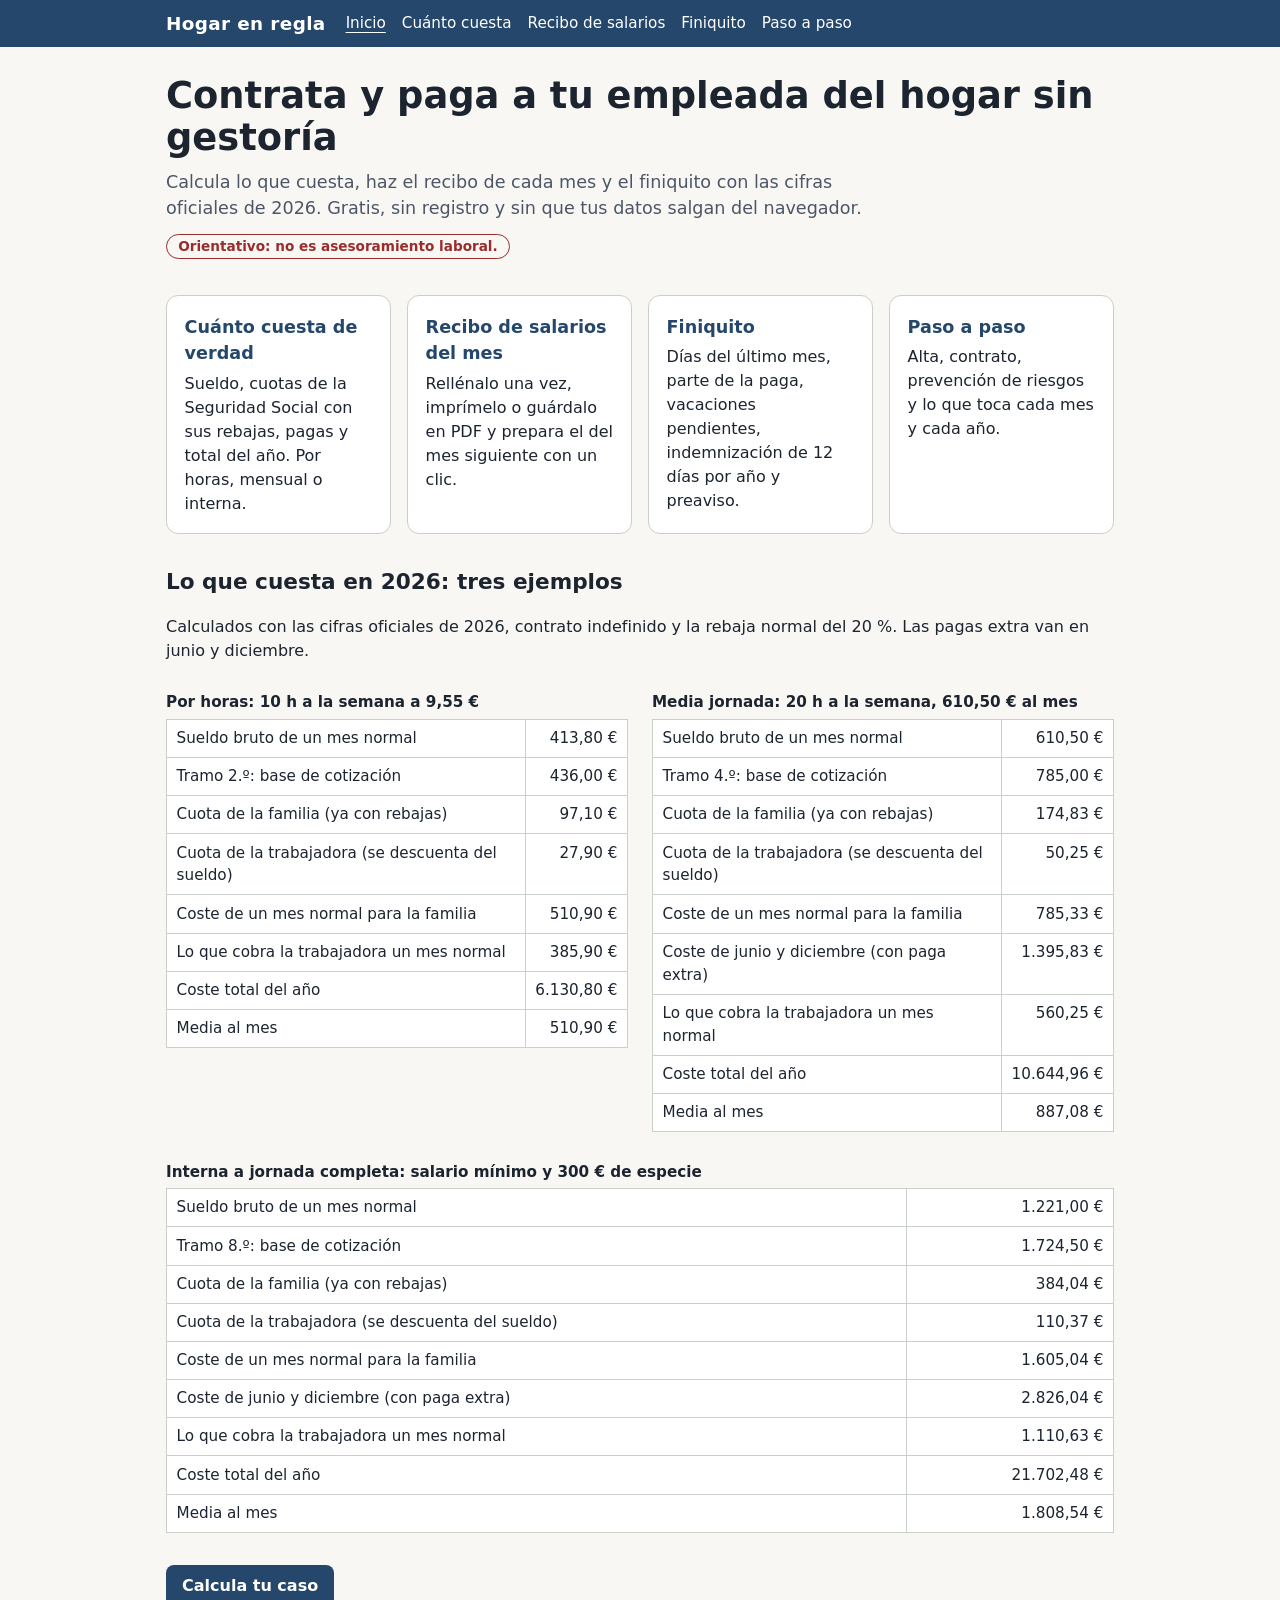
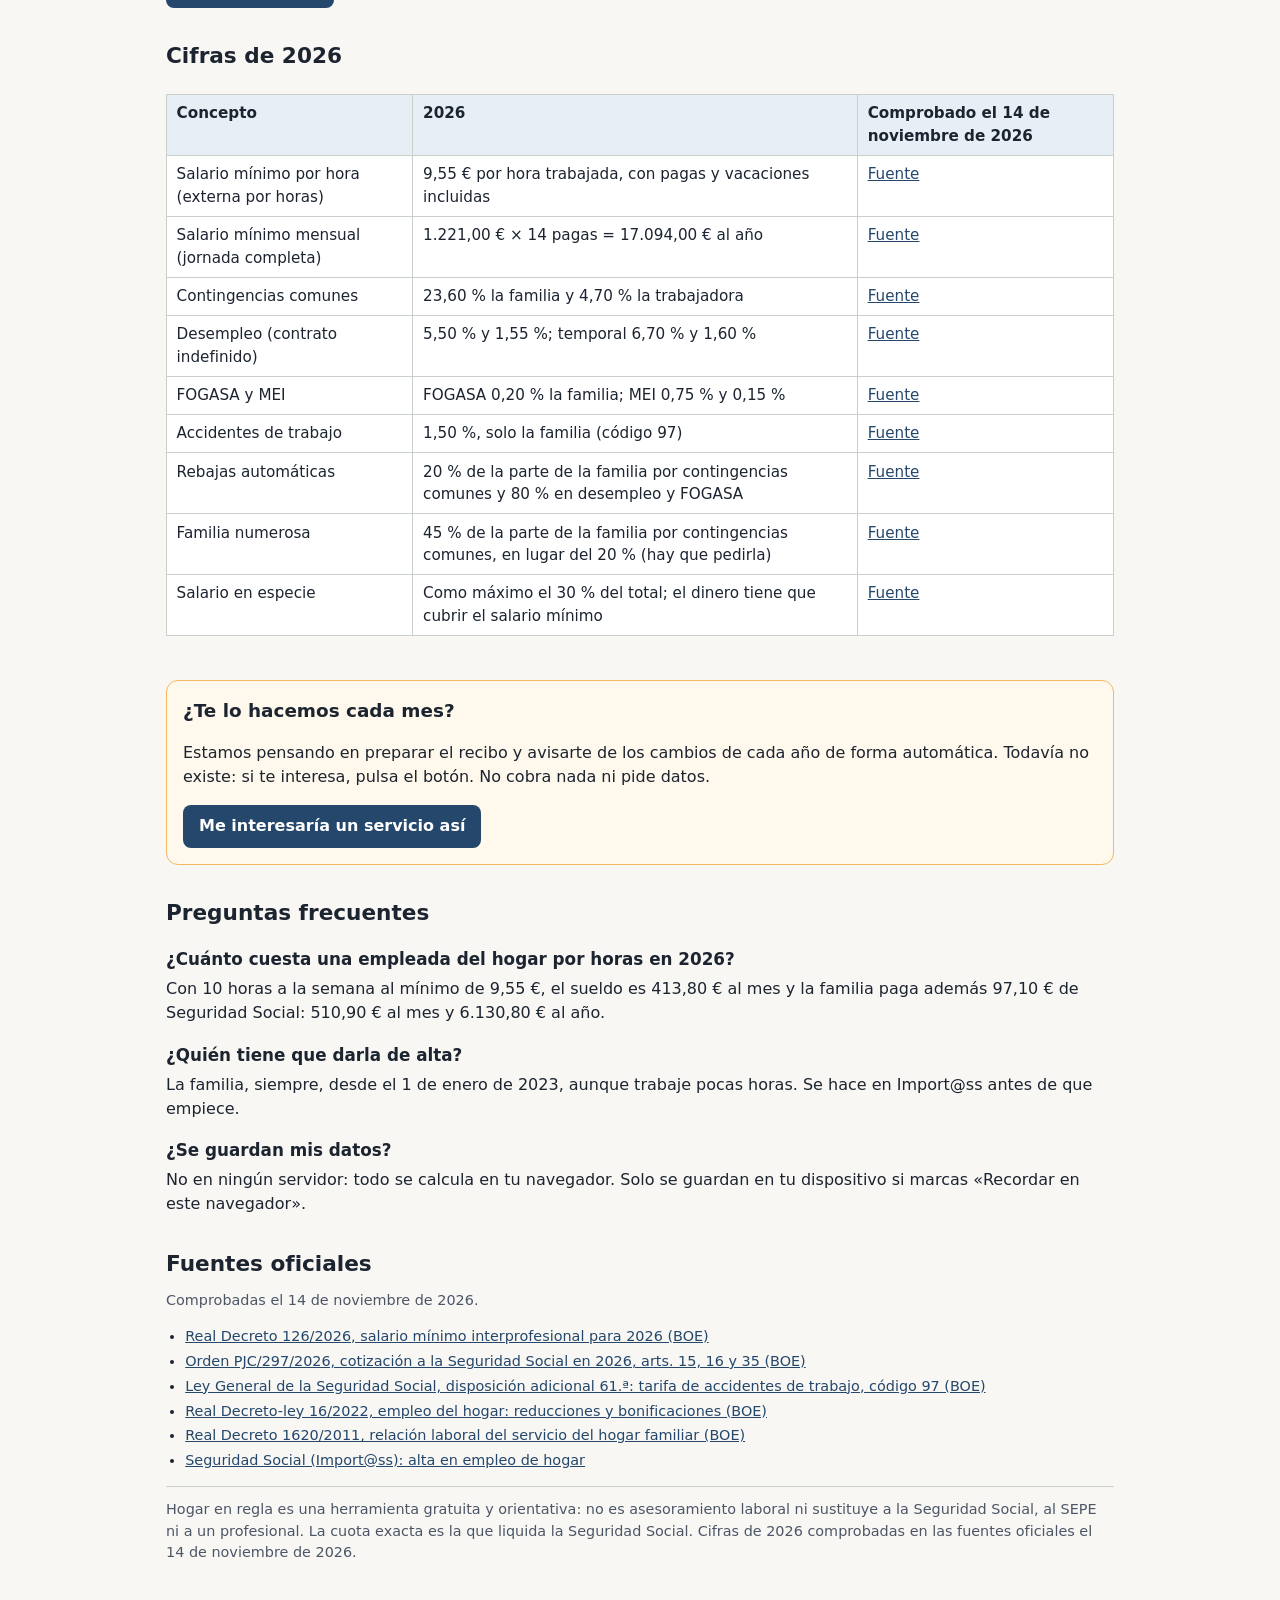
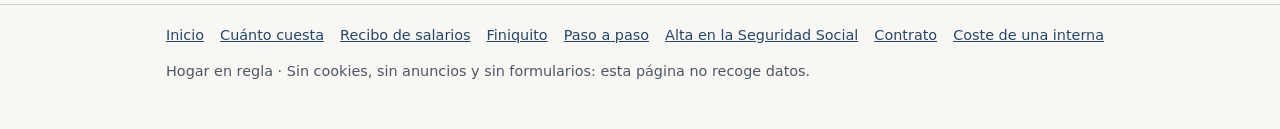
<file: index.html>
<!doctype html>
<html lang="es"><head><meta charset="utf-8"><meta http-equiv="Content-Security-Policy" content="default-src 'none'; script-src 'self'; style-src 'self'; img-src 'self' data:; base-uri 'none'; form-action 'none'"><meta name="viewport" content="width=device-width,initial-scale=1"><meta name="robots" content="index,follow">
<title>Empleada del hogar 2026: coste, recibo de salarios y finiquito gratis</title>
<meta name="description" content="Cuánto cuesta de verdad una empleada del hogar o una interna en 2026, recibo de salarios imprimible, finiquito y guía para darla de alta. Gratis y sin registro.">
<link rel="canonical" href="https://paniset.github.io/empleada-hogar/"><meta property="og:type" content="website"><meta property="og:title" content="Contrata y paga a tu empleada del hogar sin gestoría"><meta property="og:description" content="Cuánto cuesta de verdad una empleada del hogar o una interna en 2026, recibo de salarios imprimible, finiquito y guía para darla de alta. Gratis y sin registro."><meta property="og:url" content="https://paniset.github.io/empleada-hogar/"><meta property="og:locale" content="es_ES"><meta property="og:site_name" content="Hogar en regla"><link rel="icon" href="./favicon.svg" type="image/svg+xml"><link rel="stylesheet" href="./estilo.css">
<script type="application/ld+json">{"@context":"https://schema.org","@type":"FAQPage","mainEntity":[{"@type":"Question","name":"¿Cuánto cuesta una empleada del hogar por horas en 2026?","acceptedAnswer":{"@type":"Answer","text":"Con 10 horas a la semana al mínimo de 9,55 €, el sueldo es 413,80 € al mes y la familia paga además 97,10 € de Seguridad Social: 510,90 € al mes y 6.130,80 € al año."}},{"@type":"Question","name":"¿Quién tiene que darla de alta?","acceptedAnswer":{"@type":"Answer","text":"La familia, siempre, desde el 1 de enero de 2023, aunque trabaje pocas horas. Se hace en Import@ss antes de que empiece."}},{"@type":"Question","name":"¿Se guardan mis datos?","acceptedAnswer":{"@type":"Answer","text":"No en ningún servidor: todo se calcula en tu navegador. Solo se guardan en tu dispositivo si marcas «Recordar en este navegador»."}}]}</script><script type="application/ld+json">{"@context":"https://schema.org","@type":"WebSite","name":"Hogar en regla","url":"https://paniset.github.io/empleada-hogar/","inLanguage":"es-ES","description":"Cuánto cuesta de verdad una empleada del hogar o una interna en 2026, recibo de salarios imprimible, finiquito y guía para darla de alta. Gratis y sin registro."}</script><script type="module" src="./interes.mjs"></script></head>
<body>
<a class="salto" href="#contenido">Saltar al contenido</a>
<header class="barra no-imprimir"><div class="env"><a class="marca" href="./">Hogar en regla</a><nav aria-label="Secciones"><a href="./" aria-current="page">Inicio</a><a href="./coste-empleada-hogar">Cuánto cuesta</a><a href="./recibo-salarios-empleada-hogar">Recibo de salarios</a><a href="./finiquito-empleada-hogar">Finiquito</a><a href="./contratar-empleada-hogar-paso-a-paso">Paso a paso</a></nav></div></header>
<main id="contenido" class="env">
<div class="cabecera no-imprimir"><h1>Contrata y paga a tu empleada del hogar sin gestoría</h1><p class="lead">Calcula lo que cuesta, haz el recibo de cada mes y el finiquito con las cifras oficiales de 2026. Gratis, sin registro y sin que tus datos salgan del navegador.</p></div>
<p class="aviso-corto no-imprimir">Orientativo: no es asesoramiento laboral.</p>
<div class="tarjetas"><a class="tarjeta" href="./coste-empleada-hogar"><strong>Cuánto cuesta de verdad</strong>Sueldo, cuotas de la Seguridad Social con sus rebajas, pagas y total del año. Por horas, mensual o interna.</a><a class="tarjeta" href="./recibo-salarios-empleada-hogar"><strong>Recibo de salarios del mes</strong>Rellénalo una vez, imprímelo o guárdalo en PDF y prepara el del mes siguiente con un clic.</a><a class="tarjeta" href="./finiquito-empleada-hogar"><strong>Finiquito</strong>Días del último mes, parte de la paga, vacaciones pendientes, indemnización de 12 días por año y preaviso.</a><a class="tarjeta" href="./contratar-empleada-hogar-paso-a-paso"><strong>Paso a paso</strong>Alta, contrato, prevención de riesgos y lo que toca cada mes y cada año.</a></div>
<section aria-labelledby="ej-t"><h2 id="ej-t">Lo que cuesta en 2026: tres ejemplos</h2>
<p>Calculados con las cifras oficiales de 2026, contrato indefinido y la rebaja normal del 20 %. Las pagas extra van en junio y diciembre.</p>
<div class="dos-col"><div class="desliza"><table class="tabla-guia ejemplo"><caption>Por horas: 10 h a la semana a 9,55 €</caption><tbody><tr><th scope="row">Sueldo bruto de un mes normal</th><td class="num">413,80 €</td></tr><tr><th scope="row">Tramo 2.º: base de cotización</th><td class="num">436,00 €</td></tr><tr><th scope="row">Cuota de la familia (ya con rebajas)</th><td class="num">97,10 €</td></tr><tr><th scope="row">Cuota de la trabajadora (se descuenta del sueldo)</th><td class="num">27,90 €</td></tr><tr><th scope="row">Coste de un mes normal para la familia</th><td class="num">510,90 €</td></tr><tr><th scope="row">Lo que cobra la trabajadora un mes normal</th><td class="num">385,90 €</td></tr><tr><th scope="row">Coste total del año</th><td class="num">6.130,80 €</td></tr><tr><th scope="row">Media al mes</th><td class="num">510,90 €</td></tr></tbody></table></div><div class="desliza"><table class="tabla-guia ejemplo"><caption>Media jornada: 20 h a la semana, 610,50 € al mes</caption><tbody><tr><th scope="row">Sueldo bruto de un mes normal</th><td class="num">610,50 €</td></tr><tr><th scope="row">Tramo 4.º: base de cotización</th><td class="num">785,00 €</td></tr><tr><th scope="row">Cuota de la familia (ya con rebajas)</th><td class="num">174,83 €</td></tr><tr><th scope="row">Cuota de la trabajadora (se descuenta del sueldo)</th><td class="num">50,25 €</td></tr><tr><th scope="row">Coste de un mes normal para la familia</th><td class="num">785,33 €</td></tr><tr><th scope="row">Coste de junio y diciembre (con paga extra)</th><td class="num">1.395,83 €</td></tr><tr><th scope="row">Lo que cobra la trabajadora un mes normal</th><td class="num">560,25 €</td></tr><tr><th scope="row">Coste total del año</th><td class="num">10.644,96 €</td></tr><tr><th scope="row">Media al mes</th><td class="num">887,08 €</td></tr></tbody></table></div></div>
<div class="desliza"><table class="tabla-guia ejemplo"><caption>Interna a jornada completa: salario mínimo y 300 € de especie</caption><tbody><tr><th scope="row">Sueldo bruto de un mes normal</th><td class="num">1.221,00 €</td></tr><tr><th scope="row">Tramo 8.º: base de cotización</th><td class="num">1.724,50 €</td></tr><tr><th scope="row">Cuota de la familia (ya con rebajas)</th><td class="num">384,04 €</td></tr><tr><th scope="row">Cuota de la trabajadora (se descuenta del sueldo)</th><td class="num">110,37 €</td></tr><tr><th scope="row">Coste de un mes normal para la familia</th><td class="num">1.605,04 €</td></tr><tr><th scope="row">Coste de junio y diciembre (con paga extra)</th><td class="num">2.826,04 €</td></tr><tr><th scope="row">Lo que cobra la trabajadora un mes normal</th><td class="num">1.110,63 €</td></tr><tr><th scope="row">Coste total del año</th><td class="num">21.702,48 €</td></tr><tr><th scope="row">Media al mes</th><td class="num">1.808,54 €</td></tr></tbody></table></div>
<p><a class="btn" href="./coste-empleada-hogar">Calcula tu caso</a></p></section>
<section aria-labelledby="cifras-t"><h2 id="cifras-t">Cifras de 2026</h2><div class="desliza"><table class="tabla-guia"><thead><tr><th scope="col">Concepto</th><th scope="col">2026</th><th scope="col">Comprobado el 14 de noviembre de 2026</th></tr></thead><tbody><tr><th scope="row">Salario mínimo por hora (externa por horas)</th><td>9,55 € por hora trabajada, con pagas y vacaciones incluidas</td><td><a href="https://www.boe.es/buscar/act.php?id=BOE-A-2026-3815" rel="noopener">Fuente</a></td></tr><tr><th scope="row">Salario mínimo mensual (jornada completa)</th><td>1.221,00 € × 14 pagas = 17.094,00 € al año</td><td><a href="https://www.boe.es/buscar/act.php?id=BOE-A-2026-3815" rel="noopener">Fuente</a></td></tr><tr><th scope="row">Contingencias comunes</th><td>23,60 % la familia y 4,70 % la trabajadora</td><td><a href="https://www.boe.es/buscar/act.php?id=BOE-A-2026-7296" rel="noopener">Fuente</a></td></tr><tr><th scope="row">Desempleo (contrato indefinido)</th><td>5,50 % y 1,55 %; temporal 6,70 % y 1,60 %</td><td><a href="https://www.boe.es/buscar/act.php?id=BOE-A-2026-7296" rel="noopener">Fuente</a></td></tr><tr><th scope="row">FOGASA y MEI</th><td>FOGASA 0,20 % la familia; MEI 0,75 % y 0,15 %</td><td><a href="https://www.boe.es/buscar/act.php?id=BOE-A-2026-7296" rel="noopener">Fuente</a></td></tr><tr><th scope="row">Accidentes de trabajo</th><td>1,50 %, solo la familia (código 97)</td><td><a href="https://www.boe.es/buscar/act.php?id=BOE-A-2015-11724#da-37" rel="noopener">Fuente</a></td></tr><tr><th scope="row">Rebajas automáticas</th><td>20 % de la parte de la familia por contingencias comunes y 80 % en desempleo y FOGASA</td><td><a href="https://www.boe.es/buscar/act.php?id=BOE-A-2022-14680" rel="noopener">Fuente</a></td></tr><tr><th scope="row">Familia numerosa</th><td>45 % de la parte de la familia por contingencias comunes, en lugar del 20 % (hay que pedirla)</td><td><a href="https://www.boe.es/buscar/act.php?id=BOE-A-2022-14680" rel="noopener">Fuente</a></td></tr><tr><th scope="row">Salario en especie</th><td>Como máximo el 30 % del total; el dinero tiene que cubrir el salario mínimo</td><td><a href="https://www.boe.es/buscar/act.php?id=BOE-A-2011-17975" rel="noopener">Fuente</a></td></tr></tbody></table></div></section>
<aside class="interes no-imprimir" aria-labelledby="interes-t"><h2 id="interes-t">¿Te lo hacemos cada mes?</h2><p>Estamos pensando en preparar el recibo y avisarte de los cambios de cada año de forma automática. Todavía no existe: si te interesa, pulsa el botón. No cobra nada ni pide datos.</p><button type="button" data-interes="recibos-auto" aria-controls="interes-gracias">Me interesaría un servicio así</button><p id="interes-gracias" class="info" role="status" hidden></p></aside>
<section class="faq" aria-labelledby="faq-t"><h2 id="faq-t">Preguntas frecuentes</h2><h3>¿Cuánto cuesta una empleada del hogar por horas en 2026?</h3><p>Con 10 horas a la semana al mínimo de 9,55 €, el sueldo es 413,80 € al mes y la familia paga además 97,10 € de Seguridad Social: 510,90 € al mes y 6.130,80 € al año.</p><h3>¿Quién tiene que darla de alta?</h3><p>La familia, siempre, desde el 1 de enero de 2023, aunque trabaje pocas horas. Se hace en Import@ss antes de que empiece.</p><h3>¿Se guardan mis datos?</h3><p>No en ningún servidor: todo se calcula en tu navegador. Solo se guardan en tu dispositivo si marcas «Recordar en este navegador».</p></section>
<section aria-labelledby="fuentes-t"><h2 id="fuentes-t">Fuentes oficiales</h2><p class="mini">Comprobadas el 14 de noviembre de 2026.</p><ul class="fuentes"><li><a href="https://www.boe.es/buscar/act.php?id=BOE-A-2026-3815" rel="noopener">Real Decreto 126/2026, salario mínimo interprofesional para 2026 (BOE)</a></li><li><a href="https://www.boe.es/buscar/act.php?id=BOE-A-2026-7296" rel="noopener">Orden PJC/297/2026, cotización a la Seguridad Social en 2026, arts. 15, 16 y 35 (BOE)</a></li><li><a href="https://www.boe.es/buscar/act.php?id=BOE-A-2015-11724#da-37" rel="noopener">Ley General de la Seguridad Social, disposición adicional 61.ª: tarifa de accidentes de trabajo, código 97 (BOE)</a></li><li><a href="https://www.boe.es/buscar/act.php?id=BOE-A-2022-14680" rel="noopener">Real Decreto-ley 16/2022, empleo del hogar: reducciones y bonificaciones (BOE)</a></li><li><a href="https://www.boe.es/buscar/act.php?id=BOE-A-2011-17975" rel="noopener">Real Decreto 1620/2011, relación laboral del servicio del hogar familiar (BOE)</a></li><li><a href="https://portal.seg-social.gob.es/wps/portal/importass/importass/Categorias/Altas,+bajas+y+modificaciones/Altas+y+afiliacion+de+trabajadores/Alta+en+empleo+de+hogar" rel="noopener">Seguridad Social (Import@ss): alta en empleo de hogar</a></li></ul></section>
<p class="aviso-legal">Hogar en regla es una herramienta gratuita y orientativa: no es asesoramiento laboral ni sustituye a la Seguridad Social, al SEPE ni a un profesional. La cuota exacta es la que liquida la Seguridad Social. Cifras de 2026 comprobadas en las fuentes oficiales el 14 de noviembre de 2026.</p>
</main>
<footer class="pie no-imprimir"><div class="env"><nav aria-label="Pie"><a href="./" aria-current="page">Inicio</a><a href="./coste-empleada-hogar">Cuánto cuesta</a><a href="./recibo-salarios-empleada-hogar">Recibo de salarios</a><a href="./finiquito-empleada-hogar">Finiquito</a><a href="./contratar-empleada-hogar-paso-a-paso">Paso a paso</a><a href="./alta-seguridad-social-empleada-hogar">Alta en la Seguridad Social</a><a href="./contrato-empleada-hogar">Contrato</a><a href="./coste-interna">Coste de una interna</a></nav>
<p>Hogar en regla · Sin cookies, sin anuncios y sin formularios: esta página no recoge datos.</p></div></footer>
</body></html>
</file>
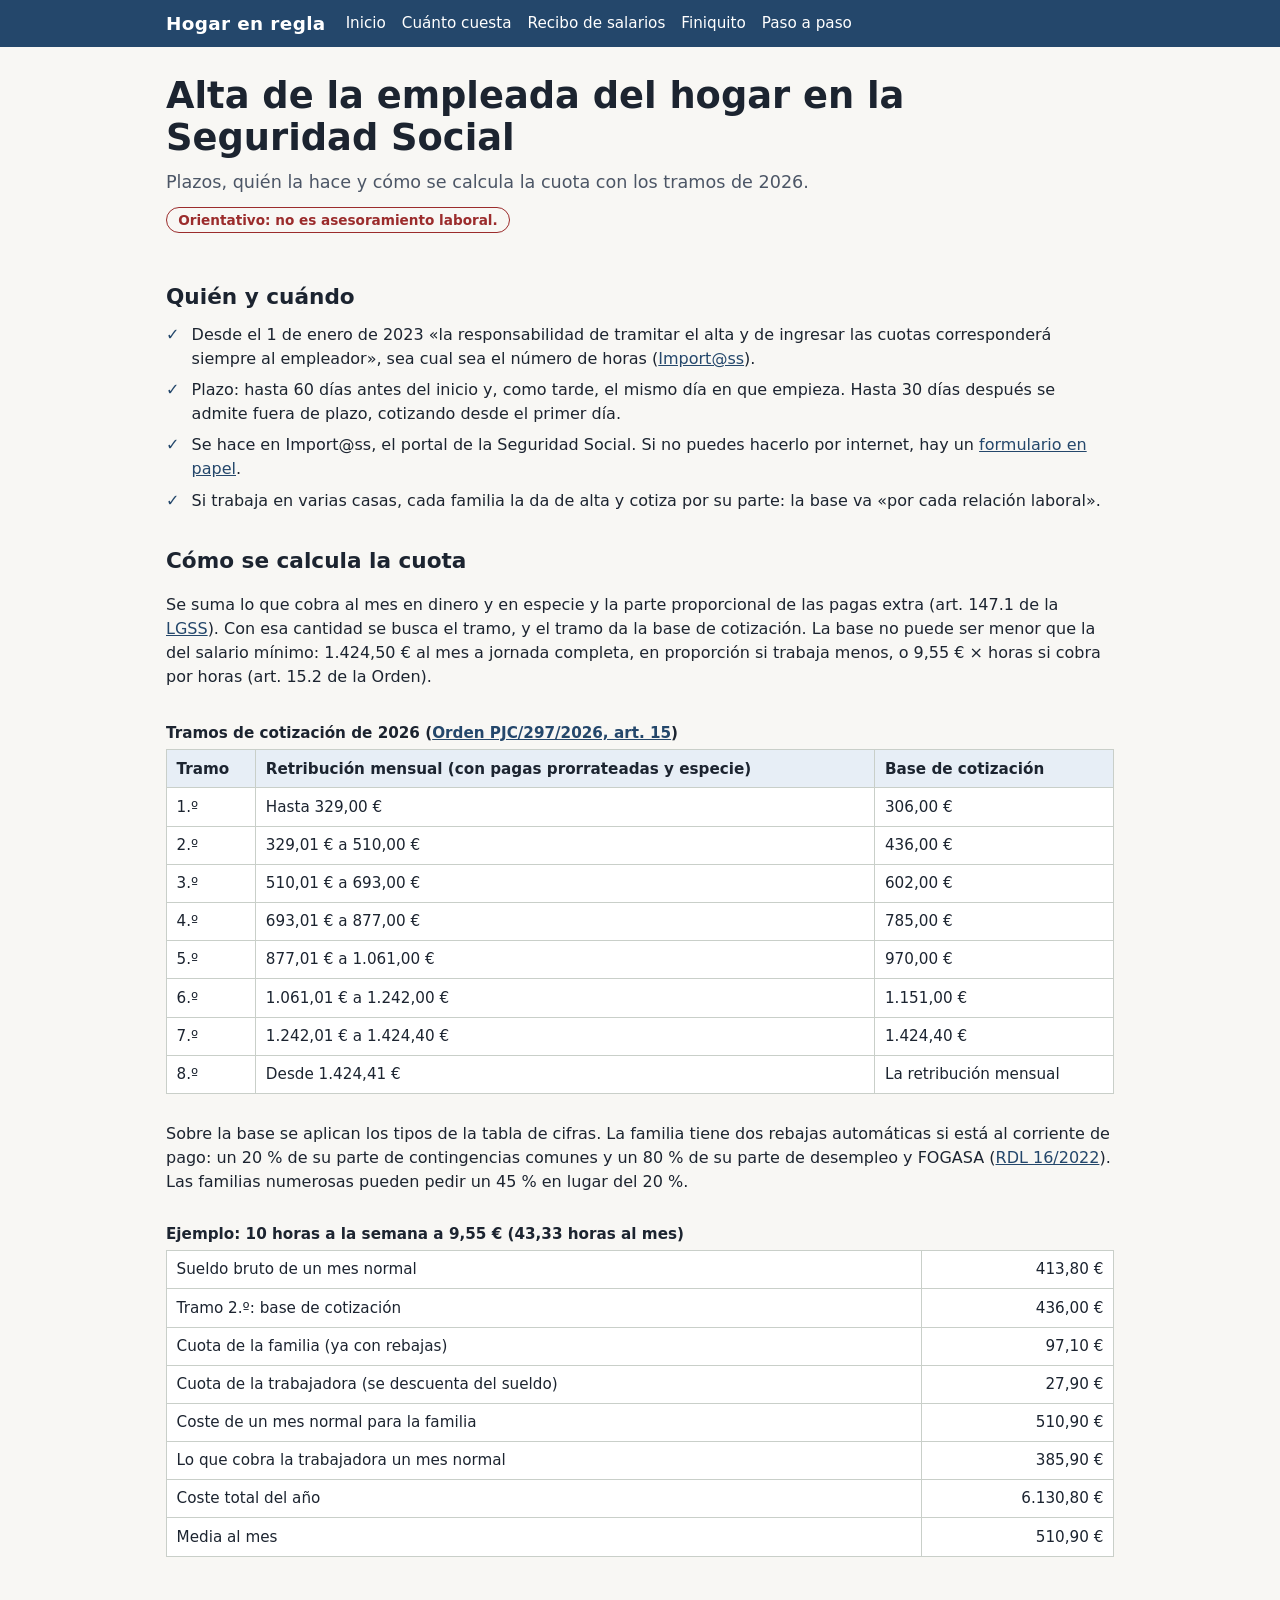
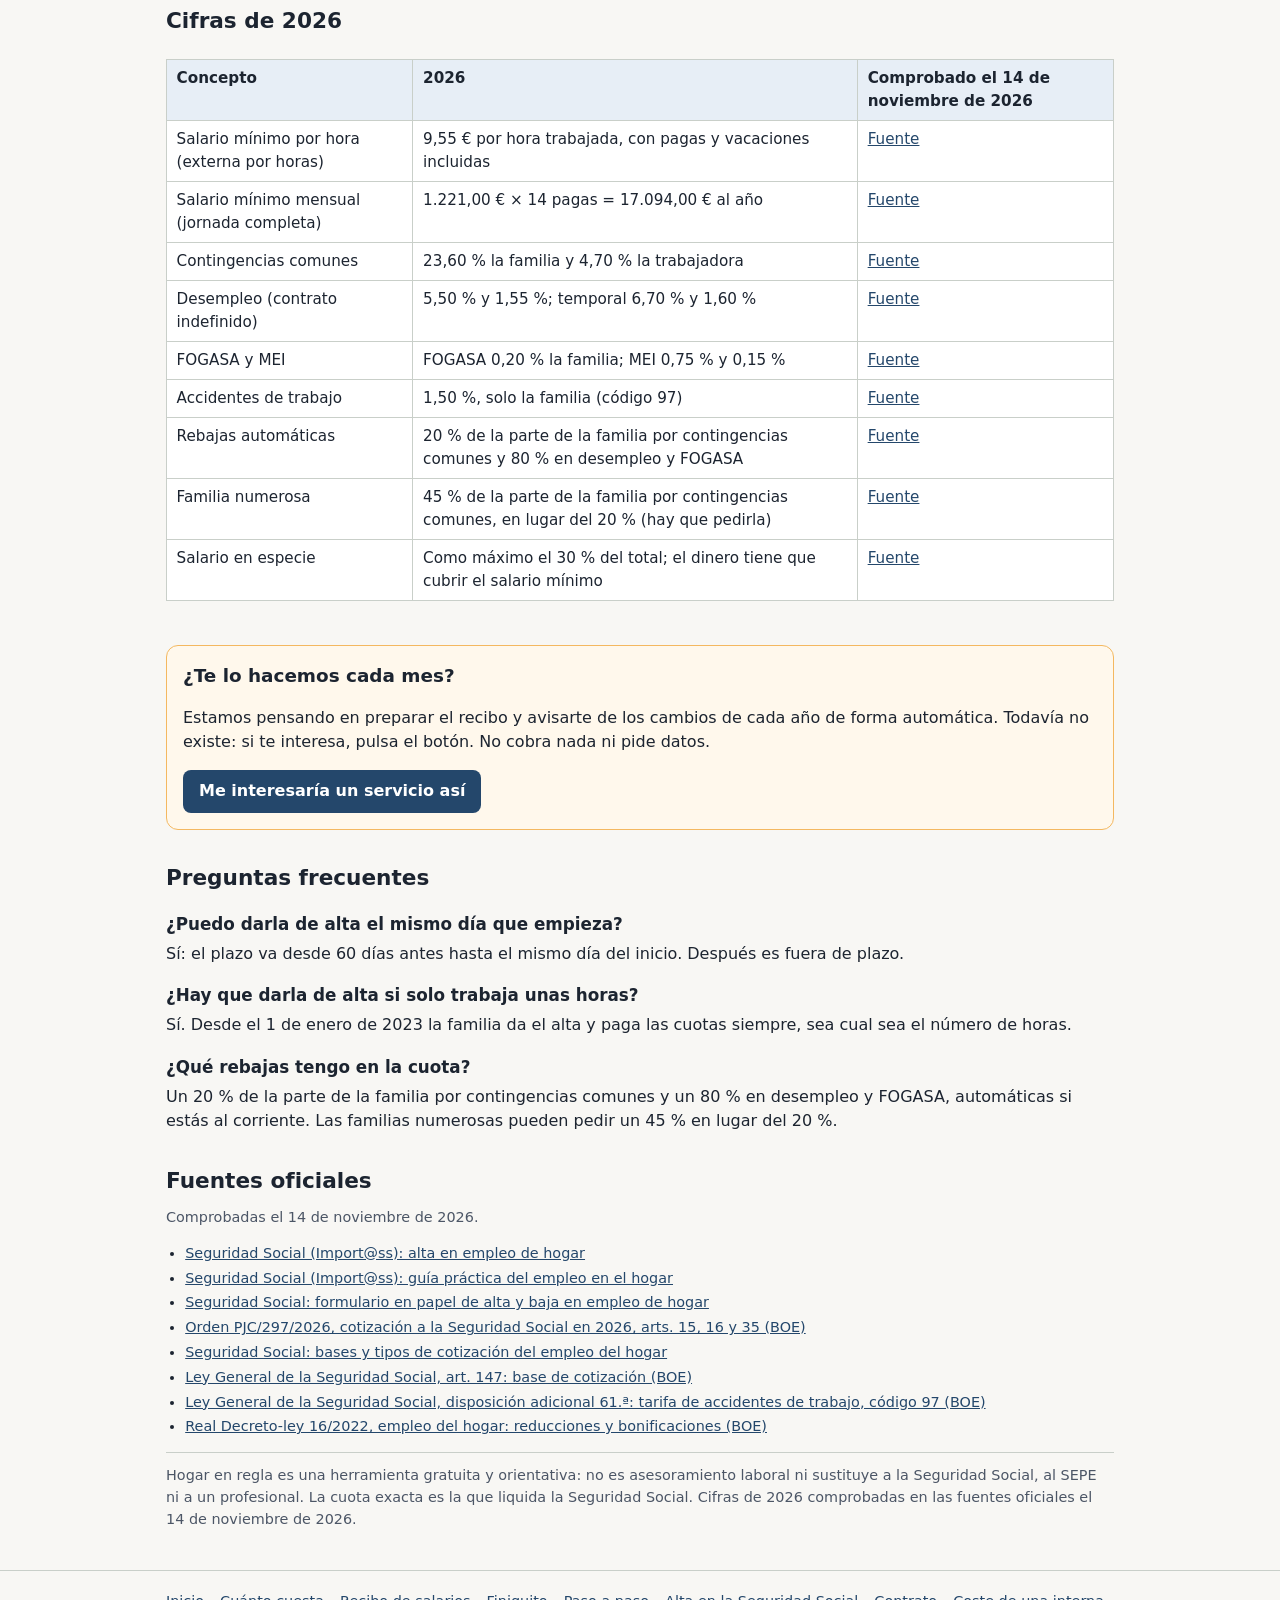
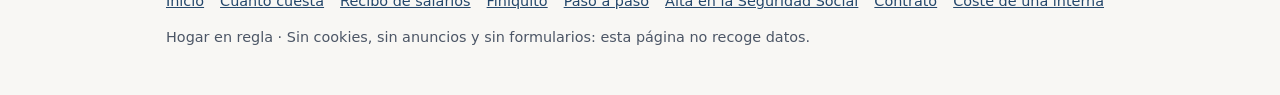
<file: alta-seguridad-social-empleada-hogar.html>
<!doctype html>
<html lang="es"><head><meta charset="utf-8"><meta http-equiv="Content-Security-Policy" content="default-src 'none'; script-src 'self'; style-src 'self'; img-src 'self' data:; base-uri 'none'; form-action 'none'"><meta name="viewport" content="width=device-width,initial-scale=1"><meta name="robots" content="index,follow">
<title>Alta de la empleada del hogar en la Seguridad Social (Import@ss)</title>
<meta name="description" content="Cómo y cuándo dar de alta a una empleada del hogar en la Seguridad Social, tramos de cotización de 2026, tipos, rebajas del 20 % y 80 % y un ejemplo calculado.">
<link rel="canonical" href="https://paniset.github.io/empleada-hogar/alta-seguridad-social-empleada-hogar"><meta property="og:type" content="website"><meta property="og:title" content="Alta de la empleada del hogar en la Seguridad Social"><meta property="og:description" content="Cómo y cuándo dar de alta a una empleada del hogar en la Seguridad Social, tramos de cotización de 2026, tipos, rebajas del 20 % y 80 % y un ejemplo calculado."><meta property="og:url" content="https://paniset.github.io/empleada-hogar/alta-seguridad-social-empleada-hogar"><meta property="og:locale" content="es_ES"><meta property="og:site_name" content="Hogar en regla"><link rel="icon" href="./favicon.svg" type="image/svg+xml"><link rel="stylesheet" href="./estilo.css">
<script type="application/ld+json">{"@context":"https://schema.org","@type":"Article","headline":"Alta de la empleada del hogar en la Seguridad Social","inLanguage":"es-ES","url":"https://paniset.github.io/empleada-hogar/alta-seguridad-social-empleada-hogar","dateModified":"2026-11-14","description":"Cómo y cuándo dar de alta a una empleada del hogar en la Seguridad Social, tramos de cotización de 2026, tipos, rebajas del 20 % y 80 % y un ejemplo calculado.","publisher":{"@type":"Organization","name":"Hogar en regla"}}</script><script type="application/ld+json">{"@context":"https://schema.org","@type":"BreadcrumbList","itemListElement":[{"@type":"ListItem","position":1,"name":"Hogar en regla","item":"https://paniset.github.io/empleada-hogar/"},{"@type":"ListItem","position":2,"name":"Alta de la empleada del hogar en la Seguridad Social","item":"https://paniset.github.io/empleada-hogar/alta-seguridad-social-empleada-hogar"}]}</script><script type="application/ld+json">{"@context":"https://schema.org","@type":"FAQPage","mainEntity":[{"@type":"Question","name":"¿Puedo darla de alta el mismo día que empieza?","acceptedAnswer":{"@type":"Answer","text":"Sí: el plazo va desde 60 días antes hasta el mismo día del inicio. Después es fuera de plazo."}},{"@type":"Question","name":"¿Hay que darla de alta si solo trabaja unas horas?","acceptedAnswer":{"@type":"Answer","text":"Sí. Desde el 1 de enero de 2023 la familia da el alta y paga las cuotas siempre, sea cual sea el número de horas."}},{"@type":"Question","name":"¿Qué rebajas tengo en la cuota?","acceptedAnswer":{"@type":"Answer","text":"Un 20 % de la parte de la familia por contingencias comunes y un 80 % en desempleo y FOGASA, automáticas si estás al corriente. Las familias numerosas pueden pedir un 45 % en lugar del 20 %."}}]}</script><script type="module" src="./interes.mjs"></script></head>
<body>
<a class="salto" href="#contenido">Saltar al contenido</a>
<header class="barra no-imprimir"><div class="env"><a class="marca" href="./">Hogar en regla</a><nav aria-label="Secciones"><a href="./">Inicio</a><a href="./coste-empleada-hogar">Cuánto cuesta</a><a href="./recibo-salarios-empleada-hogar">Recibo de salarios</a><a href="./finiquito-empleada-hogar">Finiquito</a><a href="./contratar-empleada-hogar-paso-a-paso">Paso a paso</a></nav></div></header>
<main id="contenido" class="env">
<div class="cabecera no-imprimir"><h1>Alta de la empleada del hogar en la Seguridad Social</h1><p class="lead">Plazos, quién la hace y cómo se calcula la cuota con los tramos de 2026.</p></div>
<p class="aviso-corto no-imprimir">Orientativo: no es asesoramiento laboral.</p>
<section aria-labelledby="quien-t"><h2 id="quien-t">Quién y cuándo</h2>
<ul class="check"><li>Desde el 1 de enero de 2023 «la responsabilidad de tramitar el alta y de ingresar las cuotas corresponderá siempre al empleador», sea cual sea el número de horas (<a href="https://portal.seg-social.gob.es/wps/portal/importass/importass/Categorias/Altas,+bajas+y+modificaciones/Altas+y+afiliacion+de+trabajadores/Alta+en+empleo+de+hogar" rel="noopener">Import@ss</a>).</li>
<li>Plazo: hasta 60 días antes del inicio y, como tarde, el mismo día en que empieza. Hasta 30 días después se admite fuera de plazo, cotizando desde el primer día.</li>
<li>Se hace en Import@ss, el portal de la Seguridad Social. Si no puedes hacerlo por internet, hay un <a href="https://www.seg-social.es/descarga/es/160061" rel="noopener">formulario en papel</a>.</li>
<li>Si trabaja en varias casas, cada familia la da de alta y cotiza por su parte: la base va «por cada relación laboral».</li></ul></section>
<section aria-labelledby="base-t"><h2 id="base-t">Cómo se calcula la cuota</h2>
<p>Se suma lo que cobra al mes en dinero y en especie y la parte proporcional de las pagas extra (art. 147.1 de la <a href="https://www.boe.es/buscar/act.php?id=BOE-A-2015-11724#a147" rel="noopener">LGSS</a>). Con esa cantidad se busca el tramo, y el tramo da la base de cotización. La base no puede ser menor que la del salario mínimo: 1.424,50 € al mes a jornada completa, en proporción si trabaja menos, o 9,55 € × horas si cobra por horas (art. 15.2 de la Orden).</p>
<div class="desliza"><table class="tabla-guia"><caption>Tramos de cotización de 2026 (<a href="https://www.boe.es/buscar/act.php?id=BOE-A-2026-7296" rel="noopener">Orden PJC/297/2026, art. 15</a>)</caption><thead><tr><th scope="col">Tramo</th><th scope="col">Retribución mensual (con pagas prorrateadas y especie)</th><th scope="col">Base de cotización</th></tr></thead><tbody><tr><td>1.º</td><td>Hasta 329,00 €</td><td>306,00 €</td></tr><tr><td>2.º</td><td>329,01 € a 510,00 €</td><td>436,00 €</td></tr><tr><td>3.º</td><td>510,01 € a 693,00 €</td><td>602,00 €</td></tr><tr><td>4.º</td><td>693,01 € a 877,00 €</td><td>785,00 €</td></tr><tr><td>5.º</td><td>877,01 € a 1.061,00 €</td><td>970,00 €</td></tr><tr><td>6.º</td><td>1.061,01 € a 1.242,00 €</td><td>1.151,00 €</td></tr><tr><td>7.º</td><td>1.242,01 € a 1.424,40 €</td><td>1.424,40 €</td></tr><tr><td>8.º</td><td>Desde 1.424,41 €</td><td>La retribución mensual</td></tr></tbody></table></div>
<p>Sobre la base se aplican los tipos de la tabla de cifras. La familia tiene dos rebajas automáticas si está al corriente de pago: un 20 % de su parte de contingencias comunes y un 80 % de su parte de desempleo y FOGASA (<a href="https://www.boe.es/buscar/act.php?id=BOE-A-2022-14680" rel="noopener">RDL 16/2022</a>). Las familias numerosas pueden pedir un 45 % en lugar del 20 %.</p>
<div class="desliza"><table class="tabla-guia ejemplo"><caption>Ejemplo: 10 horas a la semana a 9,55 € (43,33 horas al mes)</caption><tbody><tr><th scope="row">Sueldo bruto de un mes normal</th><td class="num">413,80 €</td></tr><tr><th scope="row">Tramo 2.º: base de cotización</th><td class="num">436,00 €</td></tr><tr><th scope="row">Cuota de la familia (ya con rebajas)</th><td class="num">97,10 €</td></tr><tr><th scope="row">Cuota de la trabajadora (se descuenta del sueldo)</th><td class="num">27,90 €</td></tr><tr><th scope="row">Coste de un mes normal para la familia</th><td class="num">510,90 €</td></tr><tr><th scope="row">Lo que cobra la trabajadora un mes normal</th><td class="num">385,90 €</td></tr><tr><th scope="row">Coste total del año</th><td class="num">6.130,80 €</td></tr><tr><th scope="row">Media al mes</th><td class="num">510,90 €</td></tr></tbody></table></div>
</section>
<section aria-labelledby="cifras-t"><h2 id="cifras-t">Cifras de 2026</h2><div class="desliza"><table class="tabla-guia"><thead><tr><th scope="col">Concepto</th><th scope="col">2026</th><th scope="col">Comprobado el 14 de noviembre de 2026</th></tr></thead><tbody><tr><th scope="row">Salario mínimo por hora (externa por horas)</th><td>9,55 € por hora trabajada, con pagas y vacaciones incluidas</td><td><a href="https://www.boe.es/buscar/act.php?id=BOE-A-2026-3815" rel="noopener">Fuente</a></td></tr><tr><th scope="row">Salario mínimo mensual (jornada completa)</th><td>1.221,00 € × 14 pagas = 17.094,00 € al año</td><td><a href="https://www.boe.es/buscar/act.php?id=BOE-A-2026-3815" rel="noopener">Fuente</a></td></tr><tr><th scope="row">Contingencias comunes</th><td>23,60 % la familia y 4,70 % la trabajadora</td><td><a href="https://www.boe.es/buscar/act.php?id=BOE-A-2026-7296" rel="noopener">Fuente</a></td></tr><tr><th scope="row">Desempleo (contrato indefinido)</th><td>5,50 % y 1,55 %; temporal 6,70 % y 1,60 %</td><td><a href="https://www.boe.es/buscar/act.php?id=BOE-A-2026-7296" rel="noopener">Fuente</a></td></tr><tr><th scope="row">FOGASA y MEI</th><td>FOGASA 0,20 % la familia; MEI 0,75 % y 0,15 %</td><td><a href="https://www.boe.es/buscar/act.php?id=BOE-A-2026-7296" rel="noopener">Fuente</a></td></tr><tr><th scope="row">Accidentes de trabajo</th><td>1,50 %, solo la familia (código 97)</td><td><a href="https://www.boe.es/buscar/act.php?id=BOE-A-2015-11724#da-37" rel="noopener">Fuente</a></td></tr><tr><th scope="row">Rebajas automáticas</th><td>20 % de la parte de la familia por contingencias comunes y 80 % en desempleo y FOGASA</td><td><a href="https://www.boe.es/buscar/act.php?id=BOE-A-2022-14680" rel="noopener">Fuente</a></td></tr><tr><th scope="row">Familia numerosa</th><td>45 % de la parte de la familia por contingencias comunes, en lugar del 20 % (hay que pedirla)</td><td><a href="https://www.boe.es/buscar/act.php?id=BOE-A-2022-14680" rel="noopener">Fuente</a></td></tr><tr><th scope="row">Salario en especie</th><td>Como máximo el 30 % del total; el dinero tiene que cubrir el salario mínimo</td><td><a href="https://www.boe.es/buscar/act.php?id=BOE-A-2011-17975" rel="noopener">Fuente</a></td></tr></tbody></table></div></section>
<aside class="interes no-imprimir" aria-labelledby="interes-t"><h2 id="interes-t">¿Te lo hacemos cada mes?</h2><p>Estamos pensando en preparar el recibo y avisarte de los cambios de cada año de forma automática. Todavía no existe: si te interesa, pulsa el botón. No cobra nada ni pide datos.</p><button type="button" data-interes="recibos-auto" aria-controls="interes-gracias">Me interesaría un servicio así</button><p id="interes-gracias" class="info" role="status" hidden></p></aside>
<section class="faq" aria-labelledby="faq-t"><h2 id="faq-t">Preguntas frecuentes</h2><h3>¿Puedo darla de alta el mismo día que empieza?</h3><p>Sí: el plazo va desde 60 días antes hasta el mismo día del inicio. Después es fuera de plazo.</p><h3>¿Hay que darla de alta si solo trabaja unas horas?</h3><p>Sí. Desde el 1 de enero de 2023 la familia da el alta y paga las cuotas siempre, sea cual sea el número de horas.</p><h3>¿Qué rebajas tengo en la cuota?</h3><p>Un 20 % de la parte de la familia por contingencias comunes y un 80 % en desempleo y FOGASA, automáticas si estás al corriente. Las familias numerosas pueden pedir un 45 % en lugar del 20 %.</p></section>
<section aria-labelledby="fuentes-t"><h2 id="fuentes-t">Fuentes oficiales</h2><p class="mini">Comprobadas el 14 de noviembre de 2026.</p><ul class="fuentes"><li><a href="https://portal.seg-social.gob.es/wps/portal/importass/importass/Categorias/Altas,+bajas+y+modificaciones/Altas+y+afiliacion+de+trabajadores/Alta+en+empleo+de+hogar" rel="noopener">Seguridad Social (Import@ss): alta en empleo de hogar</a></li><li><a href="https://portal.seg-social.gob.es/wps/portal/importass/importass/Colectivos/Empleo%2Bdel%2Bhogar/guia" rel="noopener">Seguridad Social (Import@ss): guía práctica del empleo en el hogar</a></li><li><a href="https://www.seg-social.es/descarga/es/160061" rel="noopener">Seguridad Social: formulario en papel de alta y baja en empleo de hogar</a></li><li><a href="https://www.boe.es/buscar/act.php?id=BOE-A-2026-7296" rel="noopener">Orden PJC/297/2026, cotización a la Seguridad Social en 2026, arts. 15, 16 y 35 (BOE)</a></li><li><a href="https://www.seg-social.es/wps/portal/wss/internet/Trabajadores/CotizacionRecaudacionTrabajadores/10721/10957/9932/2288?changeLanguage=es" rel="noopener">Seguridad Social: bases y tipos de cotización del empleo del hogar</a></li><li><a href="https://www.boe.es/buscar/act.php?id=BOE-A-2015-11724#a147" rel="noopener">Ley General de la Seguridad Social, art. 147: base de cotización (BOE)</a></li><li><a href="https://www.boe.es/buscar/act.php?id=BOE-A-2015-11724#da-37" rel="noopener">Ley General de la Seguridad Social, disposición adicional 61.ª: tarifa de accidentes de trabajo, código 97 (BOE)</a></li><li><a href="https://www.boe.es/buscar/act.php?id=BOE-A-2022-14680" rel="noopener">Real Decreto-ley 16/2022, empleo del hogar: reducciones y bonificaciones (BOE)</a></li></ul></section>
<p class="aviso-legal">Hogar en regla es una herramienta gratuita y orientativa: no es asesoramiento laboral ni sustituye a la Seguridad Social, al SEPE ni a un profesional. La cuota exacta es la que liquida la Seguridad Social. Cifras de 2026 comprobadas en las fuentes oficiales el 14 de noviembre de 2026.</p>
</main>
<footer class="pie no-imprimir"><div class="env"><nav aria-label="Pie"><a href="./">Inicio</a><a href="./coste-empleada-hogar">Cuánto cuesta</a><a href="./recibo-salarios-empleada-hogar">Recibo de salarios</a><a href="./finiquito-empleada-hogar">Finiquito</a><a href="./contratar-empleada-hogar-paso-a-paso">Paso a paso</a><a href="./alta-seguridad-social-empleada-hogar" aria-current="page">Alta en la Seguridad Social</a><a href="./contrato-empleada-hogar">Contrato</a><a href="./coste-interna">Coste de una interna</a></nav>
<p>Hogar en regla · Sin cookies, sin anuncios y sin formularios: esta página no recoge datos.</p></div></footer>
</body></html>
</file>
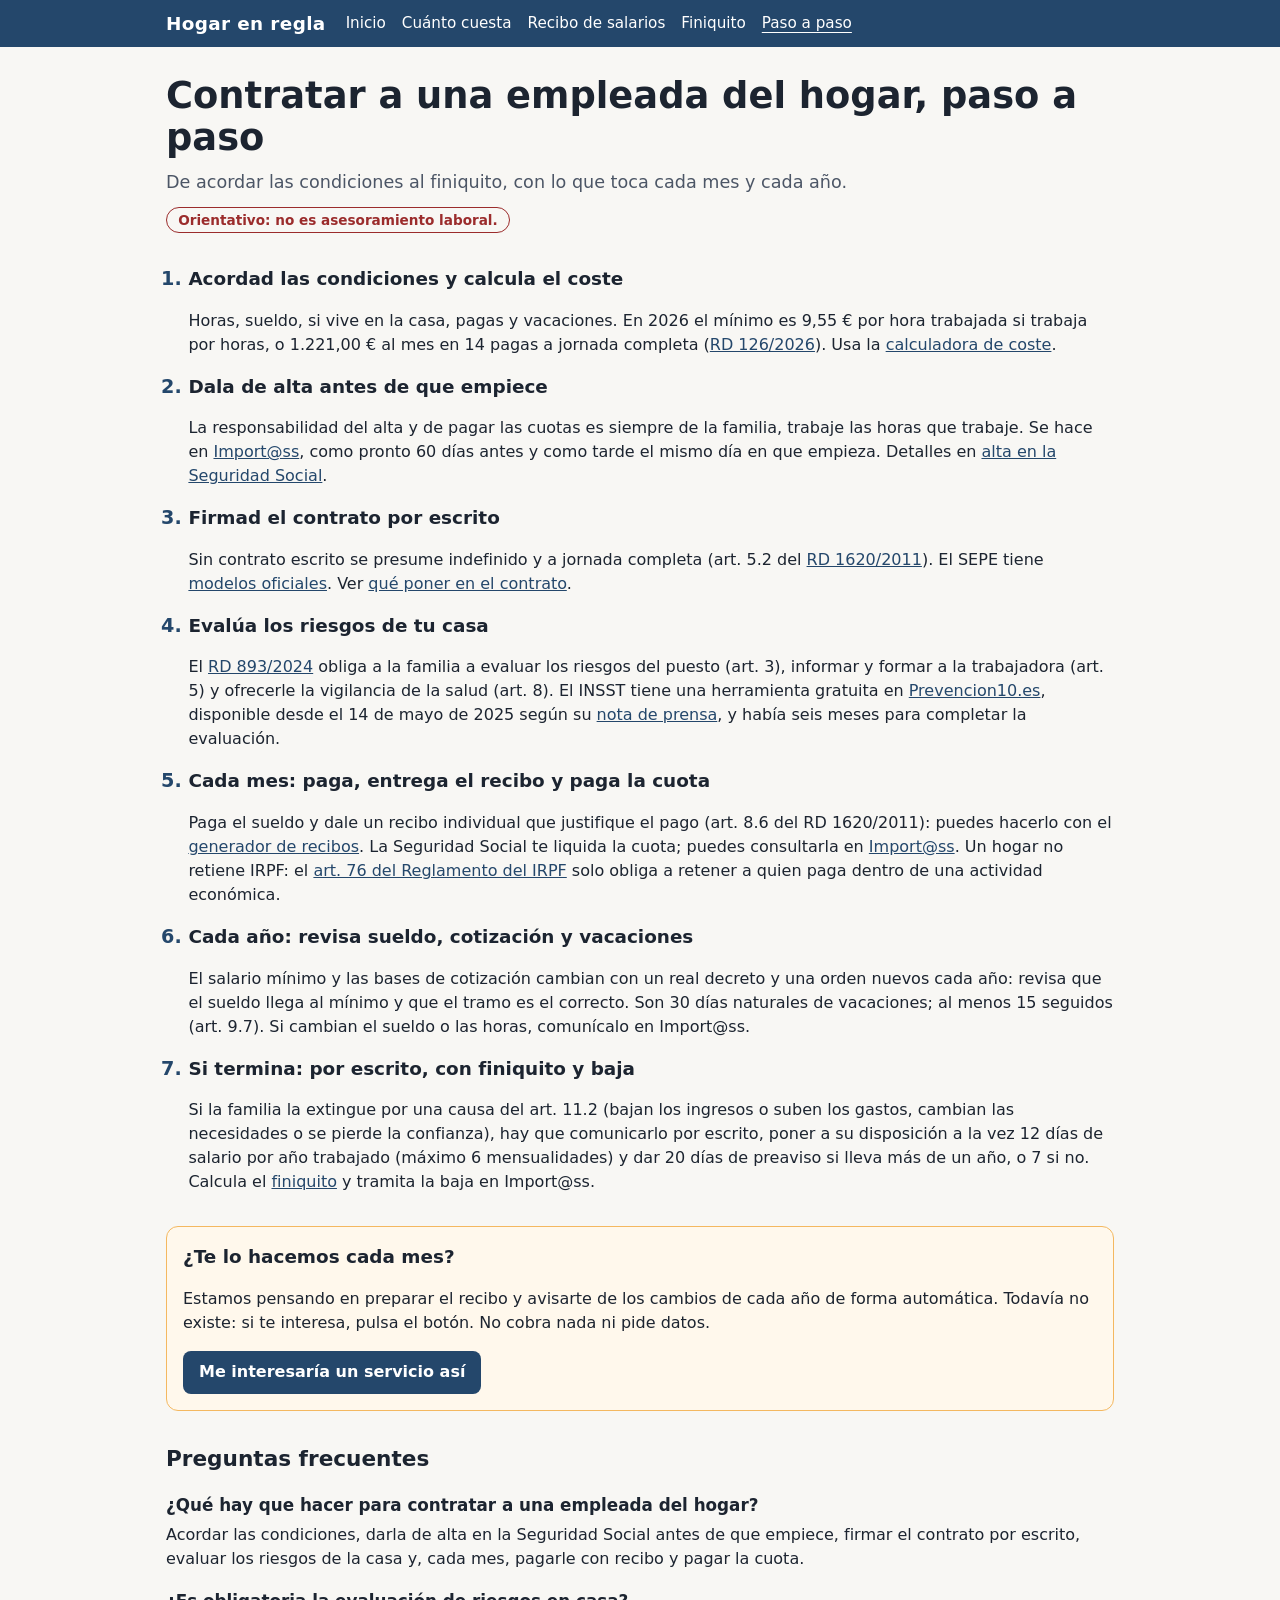
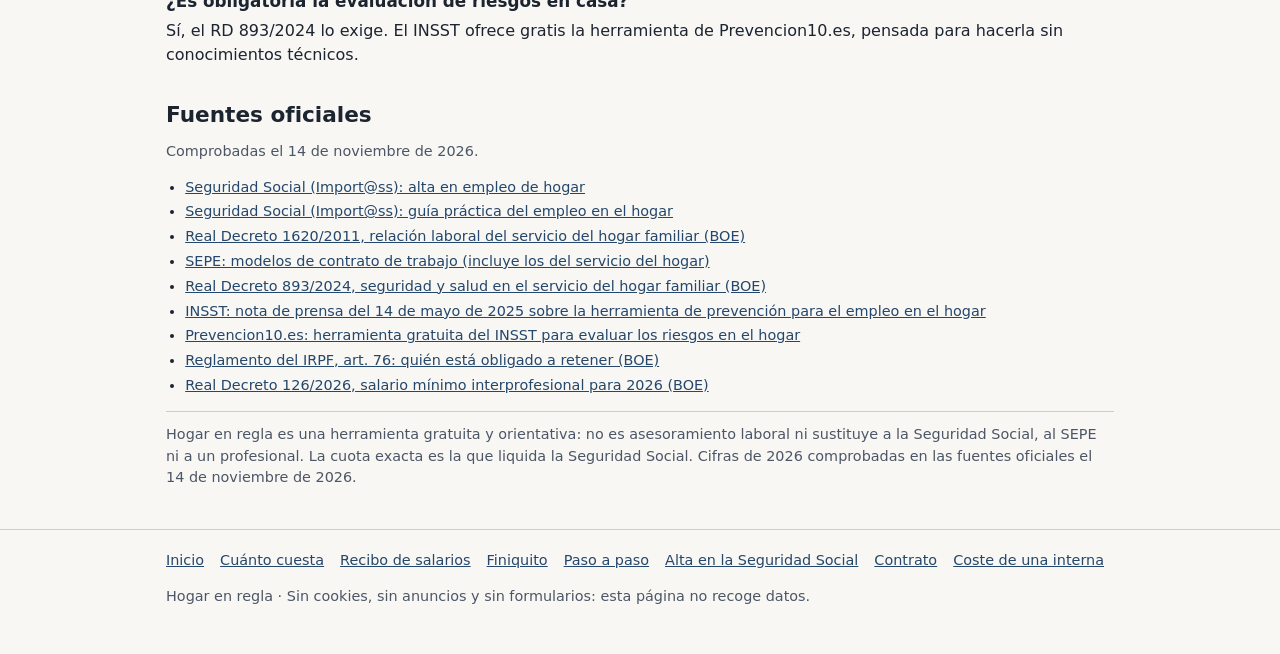
<file: contratar-empleada-hogar-paso-a-paso.html>
<!doctype html>
<html lang="es"><head><meta charset="utf-8"><meta http-equiv="Content-Security-Policy" content="default-src 'none'; script-src 'self'; style-src 'self'; img-src 'self' data:; base-uri 'none'; form-action 'none'"><meta name="viewport" content="width=device-width,initial-scale=1"><meta name="robots" content="index,follow">
<title>Cómo contratar a una empleada del hogar paso a paso</title>
<meta name="description" content="Qué hay que hacer para contratar a una empleada del hogar o interna: alta en la Seguridad Social, contrato, evaluación de riesgos, recibo y cuota de cada mes y al terminar.">
<link rel="canonical" href="https://paniset.github.io/empleada-hogar/contratar-empleada-hogar-paso-a-paso"><meta property="og:type" content="website"><meta property="og:title" content="Contratar a una empleada del hogar, paso a paso"><meta property="og:description" content="Qué hay que hacer para contratar a una empleada del hogar o interna: alta en la Seguridad Social, contrato, evaluación de riesgos, recibo y cuota de cada mes y al terminar."><meta property="og:url" content="https://paniset.github.io/empleada-hogar/contratar-empleada-hogar-paso-a-paso"><meta property="og:locale" content="es_ES"><meta property="og:site_name" content="Hogar en regla"><link rel="icon" href="./favicon.svg" type="image/svg+xml"><link rel="stylesheet" href="./estilo.css">
<script type="application/ld+json">{"@context":"https://schema.org","@type":"Article","headline":"Contratar a una empleada del hogar, paso a paso","inLanguage":"es-ES","url":"https://paniset.github.io/empleada-hogar/contratar-empleada-hogar-paso-a-paso","dateModified":"2026-11-14","description":"Qué hay que hacer para contratar a una empleada del hogar o interna: alta en la Seguridad Social, contrato, evaluación de riesgos, recibo y cuota de cada mes y al terminar.","publisher":{"@type":"Organization","name":"Hogar en regla"}}</script><script type="application/ld+json">{"@context":"https://schema.org","@type":"BreadcrumbList","itemListElement":[{"@type":"ListItem","position":1,"name":"Hogar en regla","item":"https://paniset.github.io/empleada-hogar/"},{"@type":"ListItem","position":2,"name":"Contratar a una empleada del hogar, paso a paso","item":"https://paniset.github.io/empleada-hogar/contratar-empleada-hogar-paso-a-paso"}]}</script><script type="application/ld+json">{"@context":"https://schema.org","@type":"FAQPage","mainEntity":[{"@type":"Question","name":"¿Qué hay que hacer para contratar a una empleada del hogar?","acceptedAnswer":{"@type":"Answer","text":"Acordar las condiciones, darla de alta en la Seguridad Social antes de que empiece, firmar el contrato por escrito, evaluar los riesgos de la casa y, cada mes, pagarle con recibo y pagar la cuota."}},{"@type":"Question","name":"¿Es obligatoria la evaluación de riesgos en casa?","acceptedAnswer":{"@type":"Answer","text":"Sí, el RD 893/2024 lo exige. El INSST ofrece gratis la herramienta de Prevencion10.es, pensada para hacerla sin conocimientos técnicos."}}]}</script><script type="module" src="./interes.mjs"></script></head>
<body>
<a class="salto" href="#contenido">Saltar al contenido</a>
<header class="barra no-imprimir"><div class="env"><a class="marca" href="./">Hogar en regla</a><nav aria-label="Secciones"><a href="./">Inicio</a><a href="./coste-empleada-hogar">Cuánto cuesta</a><a href="./recibo-salarios-empleada-hogar">Recibo de salarios</a><a href="./finiquito-empleada-hogar">Finiquito</a><a href="./contratar-empleada-hogar-paso-a-paso" aria-current="page">Paso a paso</a></nav></div></header>
<main id="contenido" class="env">
<div class="cabecera no-imprimir"><h1>Contratar a una empleada del hogar, paso a paso</h1><p class="lead">De acordar las condiciones al finiquito, con lo que toca cada mes y cada año.</p></div>
<p class="aviso-corto no-imprimir">Orientativo: no es asesoramiento laboral.</p>
<ol class="pasos-grandes">
<li><h2>Acordad las condiciones y calcula el coste</h2><p>Horas, sueldo, si vive en la casa, pagas y vacaciones. En 2026 el mínimo es 9,55 € por hora trabajada si trabaja por horas, o 1.221,00 € al mes en 14 pagas a jornada completa (<a href="https://www.boe.es/buscar/act.php?id=BOE-A-2026-3815" rel="noopener">RD 126/2026</a>). Usa la <a href="./coste-empleada-hogar">calculadora de coste</a>.</p></li>
<li><h2>Dala de alta antes de que empiece</h2><p>La responsabilidad del alta y de pagar las cuotas es siempre de la familia, trabaje las horas que trabaje. Se hace en <a href="https://portal.seg-social.gob.es/wps/portal/importass/importass/Categorias/Altas,+bajas+y+modificaciones/Altas+y+afiliacion+de+trabajadores/Alta+en+empleo+de+hogar" rel="noopener">Import@ss</a>, como pronto 60 días antes y como tarde el mismo día en que empieza. Detalles en <a href="./alta-seguridad-social-empleada-hogar">alta en la Seguridad Social</a>.</p></li>
<li><h2>Firmad el contrato por escrito</h2><p>Sin contrato escrito se presume indefinido y a jornada completa (art. 5.2 del <a href="https://www.boe.es/buscar/act.php?id=BOE-A-2011-17975" rel="noopener">RD 1620/2011</a>). El SEPE tiene <a href="https://www.sepe.es/HomeSepe/empresas/Contratos-de-trabajo/modelos-contrato.html" rel="noopener">modelos oficiales</a>. Ver <a href="./contrato-empleada-hogar">qué poner en el contrato</a>.</p></li>
<li><h2>Evalúa los riesgos de tu casa</h2><p>El <a href="https://www.boe.es/buscar/act.php?id=BOE-A-2024-18182" rel="noopener">RD 893/2024</a> obliga a la familia a evaluar los riesgos del puesto (art. 3), informar y formar a la trabajadora (art. 5) y ofrecerle la vigilancia de la salud (art. 8). El INSST tiene una herramienta gratuita en <a href="https://www.prevencion10.es/" rel="noopener">Prevencion10.es</a>, disponible desde el 14 de mayo de 2025 según su <a href="https://www.insst.es/documents/d/portal-insst/yolanda-diaz-presenta-la-herramienta-para-evaluar-los-riesgos-laborales-de-las-trabajadoras-del-hogar-nota-de-prensa" rel="noopener">nota de prensa</a>, y había seis meses para completar la evaluación.</p></li>
<li><h2>Cada mes: paga, entrega el recibo y paga la cuota</h2><p>Paga el sueldo y dale un recibo individual que justifique el pago (art. 8.6 del RD 1620/2011): puedes hacerlo con el <a href="./recibo-salarios-empleada-hogar">generador de recibos</a>. La Seguridad Social te liquida la cuota; puedes consultarla en <a href="https://portal.seg-social.gob.es/wps/portal/importass/importass/Colectivos/Empleo%2Bdel%2Bhogar/guia" rel="noopener">Import@ss</a>. Un hogar no retiene IRPF: el <a href="https://www.boe.es/buscar/act.php?id=BOE-A-2007-6820" rel="noopener">art. 76 del Reglamento del IRPF</a> solo obliga a retener a quien paga dentro de una actividad económica.</p></li>
<li><h2>Cada año: revisa sueldo, cotización y vacaciones</h2><p>El salario mínimo y las bases de cotización cambian con un real decreto y una orden nuevos cada año: revisa que el sueldo llega al mínimo y que el tramo es el correcto. Son 30 días naturales de vacaciones; al menos 15 seguidos (art. 9.7). Si cambian el sueldo o las horas, comunícalo en Import@ss.</p></li>
<li><h2>Si termina: por escrito, con finiquito y baja</h2><p>Si la familia la extingue por una causa del art. 11.2 (bajan los ingresos o suben los gastos, cambian las necesidades o se pierde la confianza), hay que comunicarlo por escrito, poner a su disposición a la vez 12 días de salario por año trabajado (máximo 6 mensualidades) y dar 20 días de preaviso si lleva más de un año, o 7 si no. Calcula el <a href="./finiquito-empleada-hogar">finiquito</a> y tramita la baja en Import@ss.</p></li>
</ol>
<aside class="interes no-imprimir" aria-labelledby="interes-t"><h2 id="interes-t">¿Te lo hacemos cada mes?</h2><p>Estamos pensando en preparar el recibo y avisarte de los cambios de cada año de forma automática. Todavía no existe: si te interesa, pulsa el botón. No cobra nada ni pide datos.</p><button type="button" data-interes="recibos-auto" aria-controls="interes-gracias">Me interesaría un servicio así</button><p id="interes-gracias" class="info" role="status" hidden></p></aside>
<section class="faq" aria-labelledby="faq-t"><h2 id="faq-t">Preguntas frecuentes</h2><h3>¿Qué hay que hacer para contratar a una empleada del hogar?</h3><p>Acordar las condiciones, darla de alta en la Seguridad Social antes de que empiece, firmar el contrato por escrito, evaluar los riesgos de la casa y, cada mes, pagarle con recibo y pagar la cuota.</p><h3>¿Es obligatoria la evaluación de riesgos en casa?</h3><p>Sí, el RD 893/2024 lo exige. El INSST ofrece gratis la herramienta de Prevencion10.es, pensada para hacerla sin conocimientos técnicos.</p></section>
<section aria-labelledby="fuentes-t"><h2 id="fuentes-t">Fuentes oficiales</h2><p class="mini">Comprobadas el 14 de noviembre de 2026.</p><ul class="fuentes"><li><a href="https://portal.seg-social.gob.es/wps/portal/importass/importass/Categorias/Altas,+bajas+y+modificaciones/Altas+y+afiliacion+de+trabajadores/Alta+en+empleo+de+hogar" rel="noopener">Seguridad Social (Import@ss): alta en empleo de hogar</a></li><li><a href="https://portal.seg-social.gob.es/wps/portal/importass/importass/Colectivos/Empleo%2Bdel%2Bhogar/guia" rel="noopener">Seguridad Social (Import@ss): guía práctica del empleo en el hogar</a></li><li><a href="https://www.boe.es/buscar/act.php?id=BOE-A-2011-17975" rel="noopener">Real Decreto 1620/2011, relación laboral del servicio del hogar familiar (BOE)</a></li><li><a href="https://www.sepe.es/HomeSepe/empresas/Contratos-de-trabajo/modelos-contrato.html" rel="noopener">SEPE: modelos de contrato de trabajo (incluye los del servicio del hogar)</a></li><li><a href="https://www.boe.es/buscar/act.php?id=BOE-A-2024-18182" rel="noopener">Real Decreto 893/2024, seguridad y salud en el servicio del hogar familiar (BOE)</a></li><li><a href="https://www.insst.es/documents/d/portal-insst/yolanda-diaz-presenta-la-herramienta-para-evaluar-los-riesgos-laborales-de-las-trabajadoras-del-hogar-nota-de-prensa" rel="noopener">INSST: nota de prensa del 14 de mayo de 2025 sobre la herramienta de prevención para el empleo en el hogar</a></li><li><a href="https://www.prevencion10.es/" rel="noopener">Prevencion10.es: herramienta gratuita del INSST para evaluar los riesgos en el hogar</a></li><li><a href="https://www.boe.es/buscar/act.php?id=BOE-A-2007-6820" rel="noopener">Reglamento del IRPF, art. 76: quién está obligado a retener (BOE)</a></li><li><a href="https://www.boe.es/buscar/act.php?id=BOE-A-2026-3815" rel="noopener">Real Decreto 126/2026, salario mínimo interprofesional para 2026 (BOE)</a></li></ul></section>
<p class="aviso-legal">Hogar en regla es una herramienta gratuita y orientativa: no es asesoramiento laboral ni sustituye a la Seguridad Social, al SEPE ni a un profesional. La cuota exacta es la que liquida la Seguridad Social. Cifras de 2026 comprobadas en las fuentes oficiales el 14 de noviembre de 2026.</p>
</main>
<footer class="pie no-imprimir"><div class="env"><nav aria-label="Pie"><a href="./">Inicio</a><a href="./coste-empleada-hogar">Cuánto cuesta</a><a href="./recibo-salarios-empleada-hogar">Recibo de salarios</a><a href="./finiquito-empleada-hogar">Finiquito</a><a href="./contratar-empleada-hogar-paso-a-paso" aria-current="page">Paso a paso</a><a href="./alta-seguridad-social-empleada-hogar">Alta en la Seguridad Social</a><a href="./contrato-empleada-hogar">Contrato</a><a href="./coste-interna">Coste de una interna</a></nav>
<p>Hogar en regla · Sin cookies, sin anuncios y sin formularios: esta página no recoge datos.</p></div></footer>
</body></html>
</file>
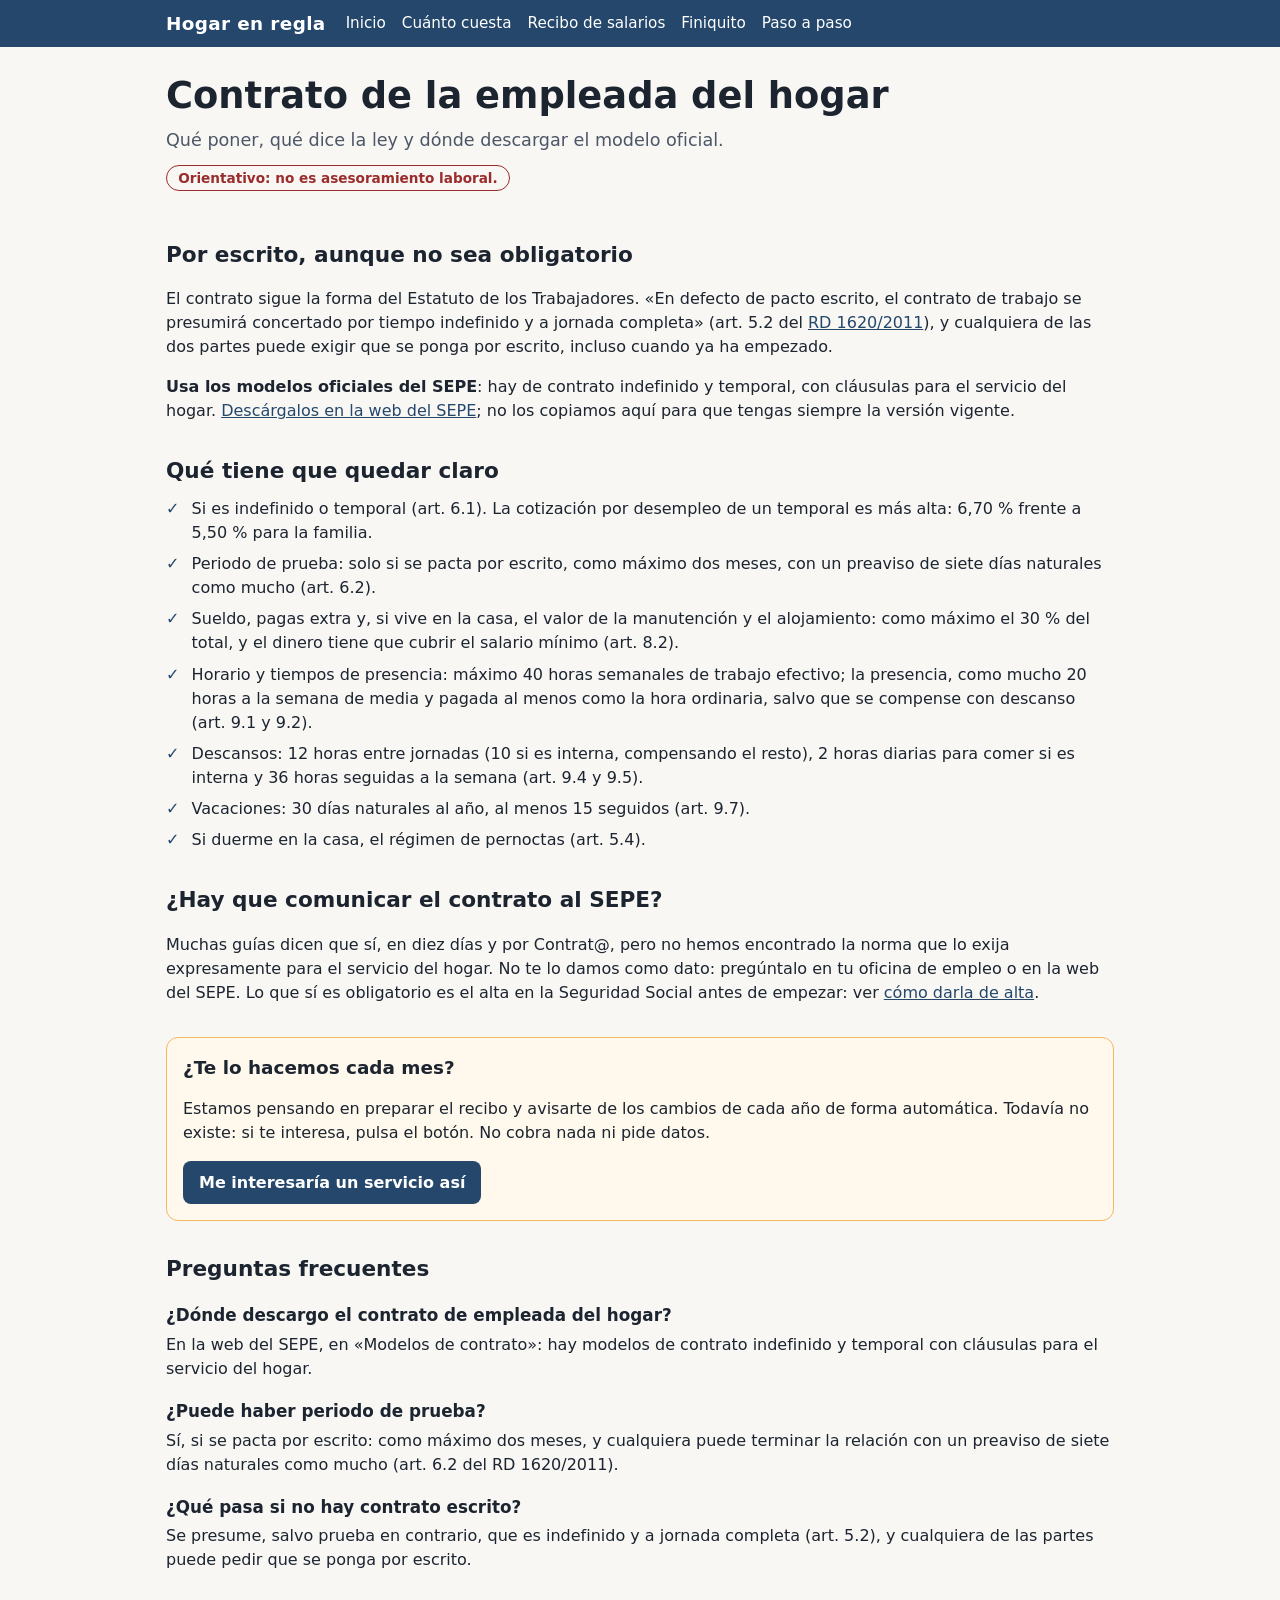
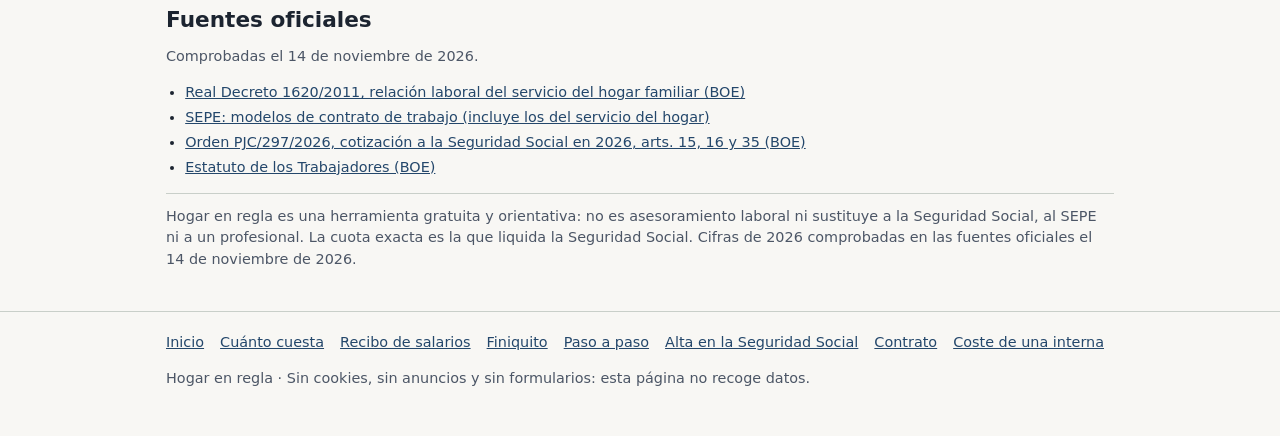
<file: contrato-empleada-hogar.html>
<!doctype html>
<html lang="es"><head><meta charset="utf-8"><meta http-equiv="Content-Security-Policy" content="default-src 'none'; script-src 'self'; style-src 'self'; img-src 'self' data:; base-uri 'none'; form-action 'none'"><meta name="viewport" content="width=device-width,initial-scale=1"><meta name="robots" content="index,follow">
<title>Contrato de empleada del hogar: modelo oficial y qué incluir</title>
<meta name="description" content="Qué tiene que llevar el contrato de una empleada del hogar o interna: duración, prueba, sueldo y especie, jornada, presencia, descansos y vacaciones, con el modelo del SEPE.">
<link rel="canonical" href="https://paniset.github.io/empleada-hogar/contrato-empleada-hogar"><meta property="og:type" content="website"><meta property="og:title" content="Contrato de la empleada del hogar"><meta property="og:description" content="Qué tiene que llevar el contrato de una empleada del hogar o interna: duración, prueba, sueldo y especie, jornada, presencia, descansos y vacaciones, con el modelo del SEPE."><meta property="og:url" content="https://paniset.github.io/empleada-hogar/contrato-empleada-hogar"><meta property="og:locale" content="es_ES"><meta property="og:site_name" content="Hogar en regla"><link rel="icon" href="./favicon.svg" type="image/svg+xml"><link rel="stylesheet" href="./estilo.css">
<script type="application/ld+json">{"@context":"https://schema.org","@type":"Article","headline":"Contrato de la empleada del hogar","inLanguage":"es-ES","url":"https://paniset.github.io/empleada-hogar/contrato-empleada-hogar","dateModified":"2026-11-14","description":"Qué tiene que llevar el contrato de una empleada del hogar o interna: duración, prueba, sueldo y especie, jornada, presencia, descansos y vacaciones, con el modelo del SEPE.","publisher":{"@type":"Organization","name":"Hogar en regla"}}</script><script type="application/ld+json">{"@context":"https://schema.org","@type":"BreadcrumbList","itemListElement":[{"@type":"ListItem","position":1,"name":"Hogar en regla","item":"https://paniset.github.io/empleada-hogar/"},{"@type":"ListItem","position":2,"name":"Contrato de la empleada del hogar","item":"https://paniset.github.io/empleada-hogar/contrato-empleada-hogar"}]}</script><script type="application/ld+json">{"@context":"https://schema.org","@type":"FAQPage","mainEntity":[{"@type":"Question","name":"¿Dónde descargo el contrato de empleada del hogar?","acceptedAnswer":{"@type":"Answer","text":"En la web del SEPE, en «Modelos de contrato»: hay modelos de contrato indefinido y temporal con cláusulas para el servicio del hogar."}},{"@type":"Question","name":"¿Puede haber periodo de prueba?","acceptedAnswer":{"@type":"Answer","text":"Sí, si se pacta por escrito: como máximo dos meses, y cualquiera puede terminar la relación con un preaviso de siete días naturales como mucho (art. 6.2 del RD 1620/2011)."}},{"@type":"Question","name":"¿Qué pasa si no hay contrato escrito?","acceptedAnswer":{"@type":"Answer","text":"Se presume, salvo prueba en contrario, que es indefinido y a jornada completa (art. 5.2), y cualquiera de las partes puede pedir que se ponga por escrito."}}]}</script><script type="module" src="./interes.mjs"></script></head>
<body>
<a class="salto" href="#contenido">Saltar al contenido</a>
<header class="barra no-imprimir"><div class="env"><a class="marca" href="./">Hogar en regla</a><nav aria-label="Secciones"><a href="./">Inicio</a><a href="./coste-empleada-hogar">Cuánto cuesta</a><a href="./recibo-salarios-empleada-hogar">Recibo de salarios</a><a href="./finiquito-empleada-hogar">Finiquito</a><a href="./contratar-empleada-hogar-paso-a-paso">Paso a paso</a></nav></div></header>
<main id="contenido" class="env">
<div class="cabecera no-imprimir"><h1>Contrato de la empleada del hogar</h1><p class="lead">Qué poner, qué dice la ley y dónde descargar el modelo oficial.</p></div>
<p class="aviso-corto no-imprimir">Orientativo: no es asesoramiento laboral.</p>
<section aria-labelledby="forma-t"><h2 id="forma-t">Por escrito, aunque no sea obligatorio</h2>
<p>El contrato sigue la forma del Estatuto de los Trabajadores. «En defecto de pacto escrito, el contrato de trabajo se presumirá concertado por tiempo indefinido y a jornada completa» (art. 5.2 del <a href="https://www.boe.es/buscar/act.php?id=BOE-A-2011-17975" rel="noopener">RD 1620/2011</a>), y cualquiera de las dos partes puede exigir que se ponga por escrito, incluso cuando ya ha empezado.</p>
<p><strong>Usa los modelos oficiales del SEPE</strong>: hay de contrato indefinido y temporal, con cláusulas para el servicio del hogar. <a href="https://www.sepe.es/HomeSepe/empresas/Contratos-de-trabajo/modelos-contrato.html" rel="noopener">Descárgalos en la web del SEPE</a>; no los copiamos aquí para que tengas siempre la versión vigente.</p></section>
<section aria-labelledby="que-t"><h2 id="que-t">Qué tiene que quedar claro</h2>
<ul class="check"><li>Si es indefinido o temporal (art. 6.1). La cotización por desempleo de un temporal es más alta: 6,70 % frente a 5,50 % para la familia.</li>
<li>Periodo de prueba: solo si se pacta por escrito, como máximo dos meses, con un preaviso de siete días naturales como mucho (art. 6.2).</li>
<li>Sueldo, pagas extra y, si vive en la casa, el valor de la manutención y el alojamiento: como máximo el 30 % del total, y el dinero tiene que cubrir el salario mínimo (art. 8.2).</li>
<li>Horario y tiempos de presencia: máximo 40 horas semanales de trabajo efectivo; la presencia, como mucho 20 horas a la semana de media y pagada al menos como la hora ordinaria, salvo que se compense con descanso (art. 9.1 y 9.2).</li>
<li>Descansos: 12 horas entre jornadas (10 si es interna, compensando el resto), 2 horas diarias para comer si es interna y 36 horas seguidas a la semana (art. 9.4 y 9.5).</li>
<li>Vacaciones: 30 días naturales al año, al menos 15 seguidos (art. 9.7).</li>
<li>Si duerme en la casa, el régimen de pernoctas (art. 5.4).</li></ul></section>
<section aria-labelledby="sepe-t"><h2 id="sepe-t">¿Hay que comunicar el contrato al SEPE?</h2>
<p>Muchas guías dicen que sí, en diez días y por Contrat@, pero no hemos encontrado la norma que lo exija expresamente para el servicio del hogar. No te lo damos como dato: pregúntalo en tu oficina de empleo o en la web del SEPE. Lo que sí es obligatorio es el alta en la Seguridad Social antes de empezar: ver <a href="./alta-seguridad-social-empleada-hogar">cómo darla de alta</a>.</p></section>
<aside class="interes no-imprimir" aria-labelledby="interes-t"><h2 id="interes-t">¿Te lo hacemos cada mes?</h2><p>Estamos pensando en preparar el recibo y avisarte de los cambios de cada año de forma automática. Todavía no existe: si te interesa, pulsa el botón. No cobra nada ni pide datos.</p><button type="button" data-interes="recibos-auto" aria-controls="interes-gracias">Me interesaría un servicio así</button><p id="interes-gracias" class="info" role="status" hidden></p></aside>
<section class="faq" aria-labelledby="faq-t"><h2 id="faq-t">Preguntas frecuentes</h2><h3>¿Dónde descargo el contrato de empleada del hogar?</h3><p>En la web del SEPE, en «Modelos de contrato»: hay modelos de contrato indefinido y temporal con cláusulas para el servicio del hogar.</p><h3>¿Puede haber periodo de prueba?</h3><p>Sí, si se pacta por escrito: como máximo dos meses, y cualquiera puede terminar la relación con un preaviso de siete días naturales como mucho (art. 6.2 del RD 1620/2011).</p><h3>¿Qué pasa si no hay contrato escrito?</h3><p>Se presume, salvo prueba en contrario, que es indefinido y a jornada completa (art. 5.2), y cualquiera de las partes puede pedir que se ponga por escrito.</p></section>
<section aria-labelledby="fuentes-t"><h2 id="fuentes-t">Fuentes oficiales</h2><p class="mini">Comprobadas el 14 de noviembre de 2026.</p><ul class="fuentes"><li><a href="https://www.boe.es/buscar/act.php?id=BOE-A-2011-17975" rel="noopener">Real Decreto 1620/2011, relación laboral del servicio del hogar familiar (BOE)</a></li><li><a href="https://www.sepe.es/HomeSepe/empresas/Contratos-de-trabajo/modelos-contrato.html" rel="noopener">SEPE: modelos de contrato de trabajo (incluye los del servicio del hogar)</a></li><li><a href="https://www.boe.es/buscar/act.php?id=BOE-A-2026-7296" rel="noopener">Orden PJC/297/2026, cotización a la Seguridad Social en 2026, arts. 15, 16 y 35 (BOE)</a></li><li><a href="https://www.boe.es/buscar/act.php?id=BOE-A-2015-11430" rel="noopener">Estatuto de los Trabajadores (BOE)</a></li></ul></section>
<p class="aviso-legal">Hogar en regla es una herramienta gratuita y orientativa: no es asesoramiento laboral ni sustituye a la Seguridad Social, al SEPE ni a un profesional. La cuota exacta es la que liquida la Seguridad Social. Cifras de 2026 comprobadas en las fuentes oficiales el 14 de noviembre de 2026.</p>
</main>
<footer class="pie no-imprimir"><div class="env"><nav aria-label="Pie"><a href="./">Inicio</a><a href="./coste-empleada-hogar">Cuánto cuesta</a><a href="./recibo-salarios-empleada-hogar">Recibo de salarios</a><a href="./finiquito-empleada-hogar">Finiquito</a><a href="./contratar-empleada-hogar-paso-a-paso">Paso a paso</a><a href="./alta-seguridad-social-empleada-hogar">Alta en la Seguridad Social</a><a href="./contrato-empleada-hogar" aria-current="page">Contrato</a><a href="./coste-interna">Coste de una interna</a></nav>
<p>Hogar en regla · Sin cookies, sin anuncios y sin formularios: esta página no recoge datos.</p></div></footer>
</body></html>
</file>
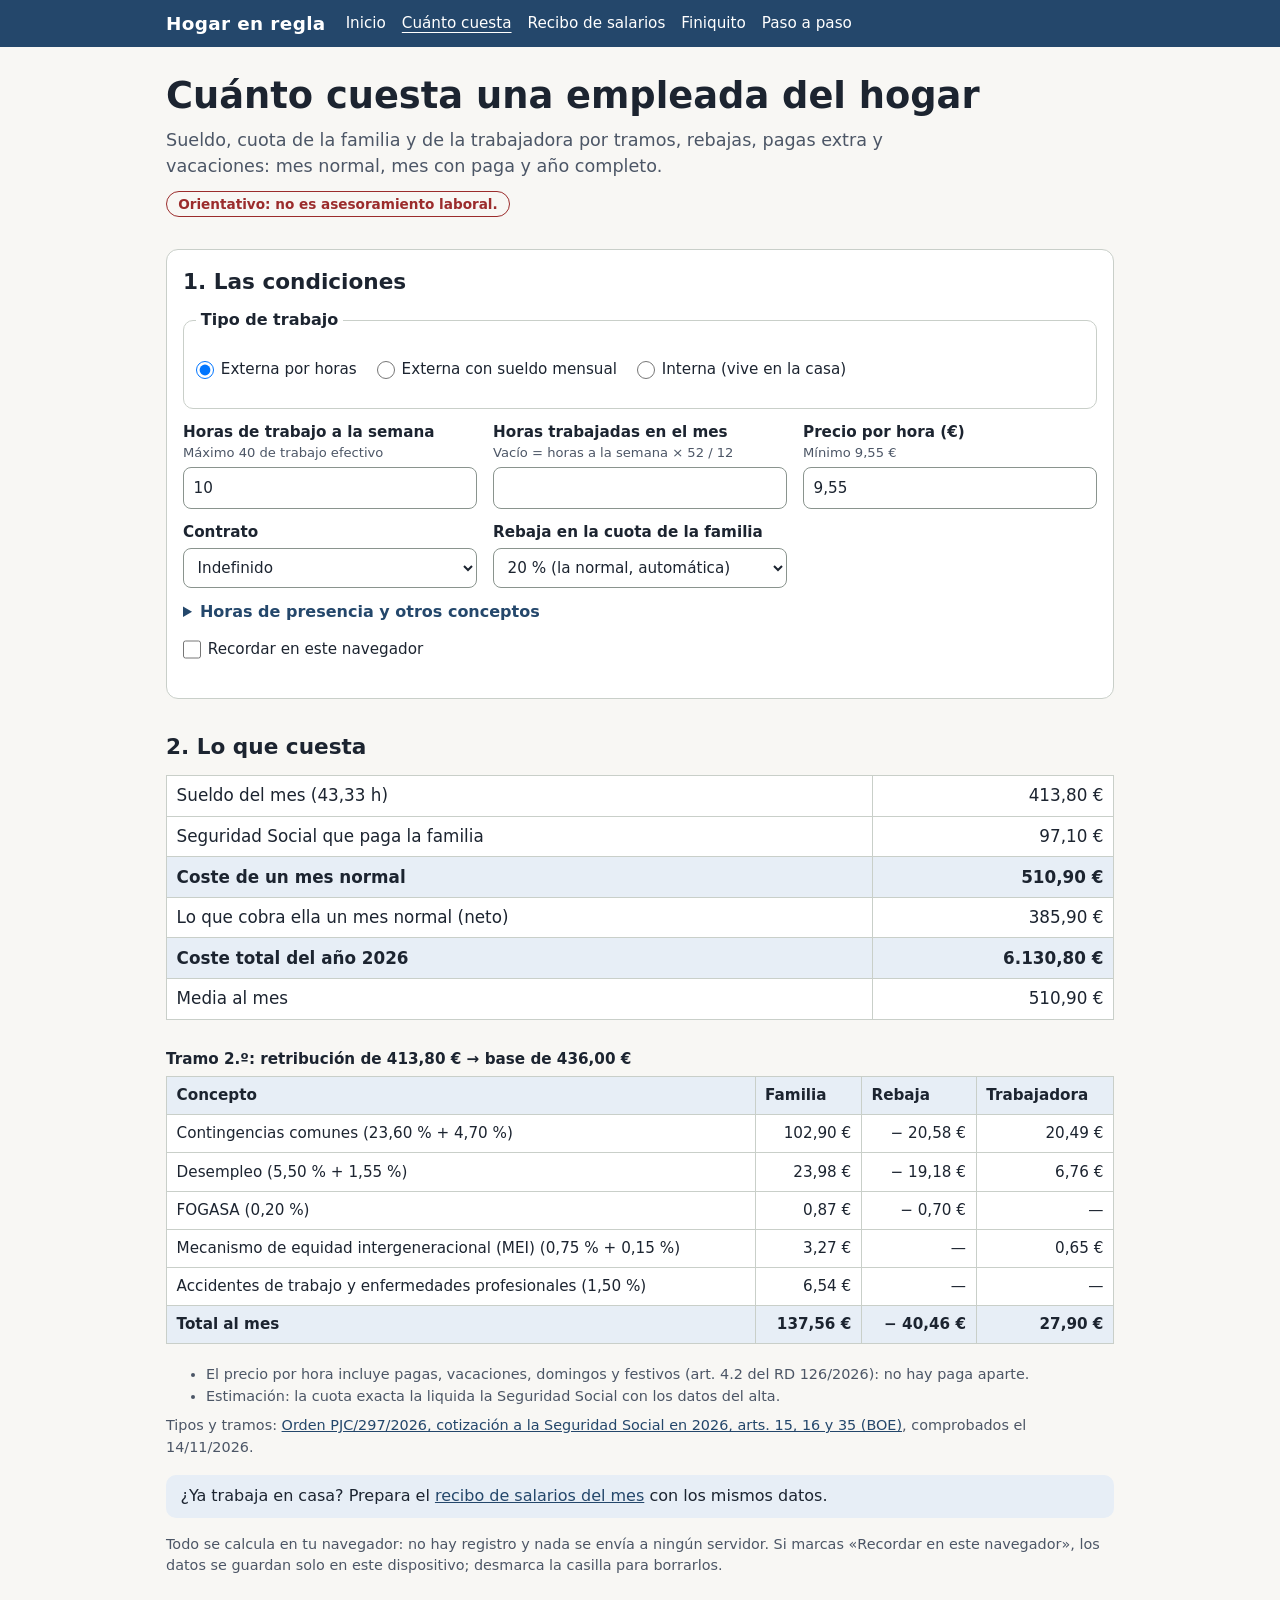
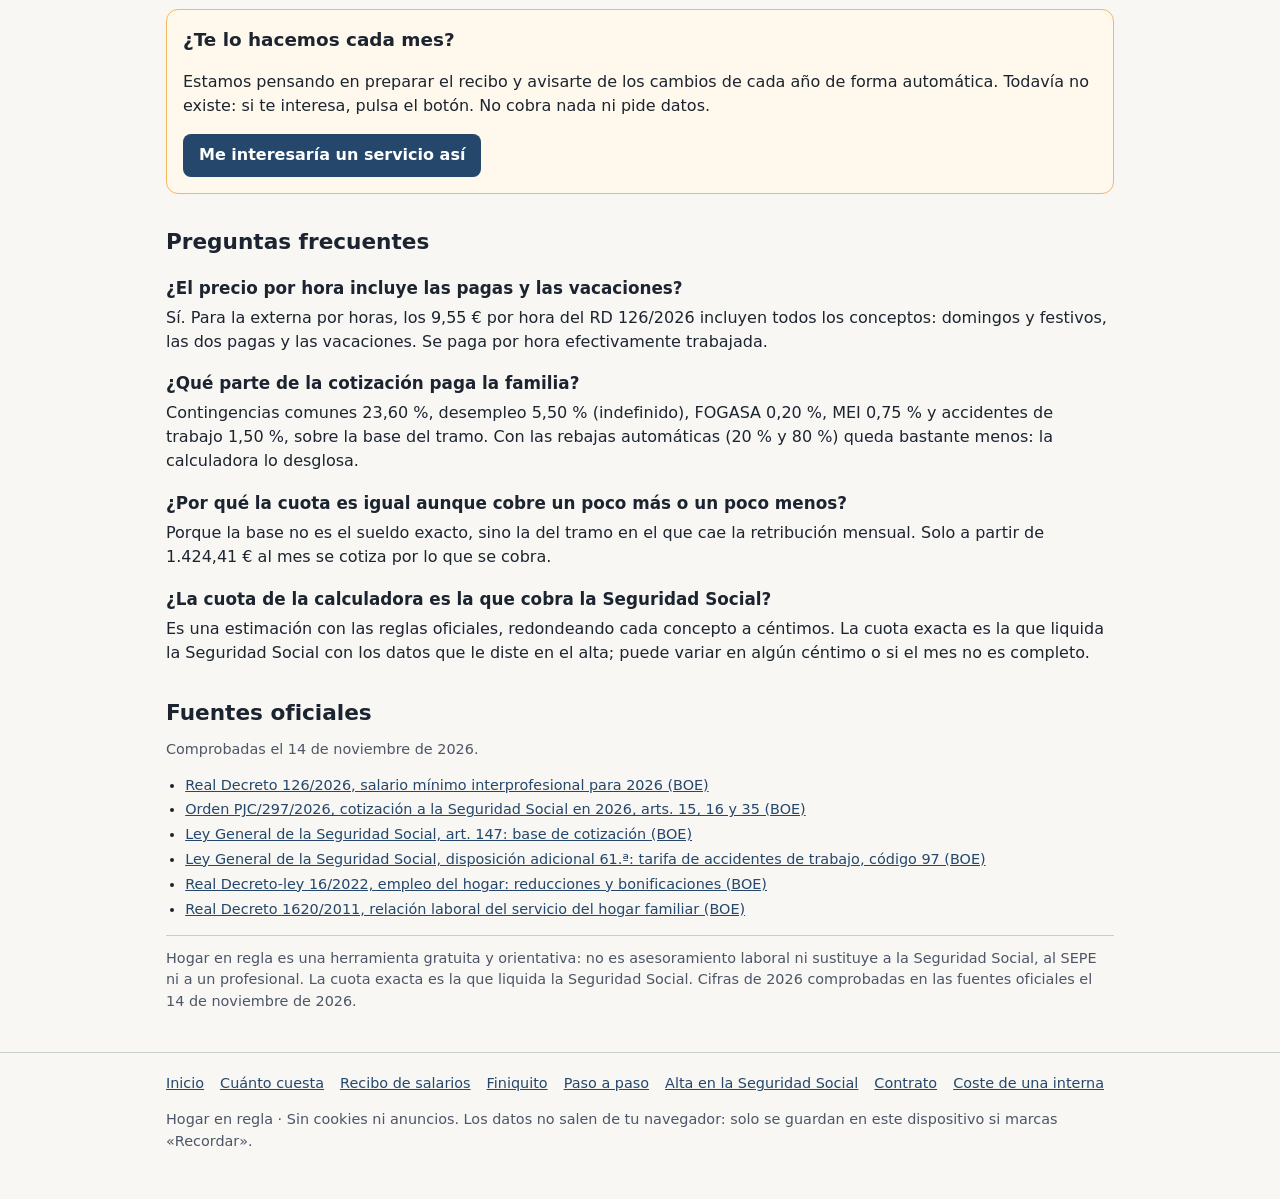
<file: coste-empleada-hogar.html>
<!doctype html>
<html lang="es"><head><meta charset="utf-8"><meta http-equiv="Content-Security-Policy" content="default-src 'none'; script-src 'self'; style-src 'self'; img-src 'self' data:; base-uri 'none'; form-action 'none'"><meta name="viewport" content="width=device-width,initial-scale=1"><meta name="robots" content="index,follow">
<title>¿Cuánto cuesta una empleada del hogar en 2026? Calculadora</title>
<meta name="description" content="Calculadora del coste real de una empleada del hogar en 2026: por horas, mensual o interna, cuotas de la Seguridad Social con rebajas, pagas extra y total del año.">
<link rel="canonical" href="https://paniset.github.io/empleada-hogar/coste-empleada-hogar"><meta property="og:type" content="website"><meta property="og:title" content="Cuánto cuesta una empleada del hogar"><meta property="og:description" content="Calculadora del coste real de una empleada del hogar en 2026: por horas, mensual o interna, cuotas de la Seguridad Social con rebajas, pagas extra y total del año."><meta property="og:url" content="https://paniset.github.io/empleada-hogar/coste-empleada-hogar"><meta property="og:locale" content="es_ES"><meta property="og:site_name" content="Hogar en regla"><link rel="icon" href="./favicon.svg" type="image/svg+xml"><link rel="stylesheet" href="./estilo.css">
<script type="application/ld+json">{"@context":"https://schema.org","@type":"WebApplication","name":"Calculadora del coste de una empleada del hogar","url":"https://paniset.github.io/empleada-hogar/coste-empleada-hogar","applicationCategory":"FinanceApplication","operatingSystem":"Cualquiera (navegador)","inLanguage":"es-ES","isAccessibleForFree":true,"offers":{"@type":"Offer","price":"0","priceCurrency":"EUR"},"description":"Calculadora del coste real de una empleada del hogar en 2026: por horas, mensual o interna, cuotas de la Seguridad Social con rebajas, pagas extra y total del año."}</script><script type="application/ld+json">{"@context":"https://schema.org","@type":"BreadcrumbList","itemListElement":[{"@type":"ListItem","position":1,"name":"Hogar en regla","item":"https://paniset.github.io/empleada-hogar/"},{"@type":"ListItem","position":2,"name":"Cuánto cuesta una empleada del hogar","item":"https://paniset.github.io/empleada-hogar/coste-empleada-hogar"}]}</script><script type="application/ld+json">{"@context":"https://schema.org","@type":"FAQPage","mainEntity":[{"@type":"Question","name":"¿El precio por hora incluye las pagas y las vacaciones?","acceptedAnswer":{"@type":"Answer","text":"Sí. Para la externa por horas, los 9,55 € por hora del RD 126/2026 incluyen todos los conceptos: domingos y festivos, las dos pagas y las vacaciones. Se paga por hora efectivamente trabajada."}},{"@type":"Question","name":"¿Qué parte de la cotización paga la familia?","acceptedAnswer":{"@type":"Answer","text":"Contingencias comunes 23,60 %, desempleo 5,50 % (indefinido), FOGASA 0,20 %, MEI 0,75 % y accidentes de trabajo 1,50 %, sobre la base del tramo. Con las rebajas automáticas (20 % y 80 %) queda bastante menos: la calculadora lo desglosa."}},{"@type":"Question","name":"¿Por qué la cuota es igual aunque cobre un poco más o un poco menos?","acceptedAnswer":{"@type":"Answer","text":"Porque la base no es el sueldo exacto, sino la del tramo en el que cae la retribución mensual. Solo a partir de 1.424,41 € al mes se cotiza por lo que se cobra."}},{"@type":"Question","name":"¿La cuota de la calculadora es la que cobra la Seguridad Social?","acceptedAnswer":{"@type":"Answer","text":"Es una estimación con las reglas oficiales, redondeando cada concepto a céntimos. La cuota exacta es la que liquida la Seguridad Social con los datos que le diste en el alta; puede variar en algún céntimo o si el mes no es completo."}}]}</script><script type="module" src="./app-coste.mjs"></script><script type="module" src="./interes.mjs"></script></head>
<body>
<a class="salto" href="#contenido">Saltar al contenido</a>
<header class="barra no-imprimir"><div class="env"><a class="marca" href="./">Hogar en regla</a><nav aria-label="Secciones"><a href="./">Inicio</a><a href="./coste-empleada-hogar" aria-current="page">Cuánto cuesta</a><a href="./recibo-salarios-empleada-hogar">Recibo de salarios</a><a href="./finiquito-empleada-hogar">Finiquito</a><a href="./contratar-empleada-hogar-paso-a-paso">Paso a paso</a></nav></div></header>
<main id="contenido" class="env">
<div class="cabecera no-imprimir"><h1>Cuánto cuesta una empleada del hogar</h1><p class="lead">Sueldo, cuota de la familia y de la trabajadora por tramos, rebajas, pagas extra y vacaciones: mes normal, mes con paga y año completo.</p></div>
<p class="aviso-corto no-imprimir">Orientativo: no es asesoramiento laboral.</p>
<section class="panel" aria-labelledby="t-datos"><h2 id="t-datos">1. Las condiciones</h2>
<form id="form" novalidate><fieldset><legend>Tipo de trabajo</legend><div class="opciones"><label class="chk" for="modo-horas"><input type="radio" id="modo-horas" name="modo" value="horas" checked> Externa por horas</label><label class="chk" for="modo-mensual"><input type="radio" id="modo-mensual" name="modo" value="mensual"> Externa con sueldo mensual</label><label class="chk" for="modo-interna"><input type="radio" id="modo-interna" name="modo" value="interna"> Interna (vive en la casa)</label></div></fieldset><div class="campos-grid"><label for="horasSemana">Horas de trabajo a la semana<span class="ayuda">Máximo 40 de trabajo efectivo</span><input type="text" id="horasSemana" name="horasSemana" inputmode="decimal" value="10" ></label><label for="horasMes" data-modo="horas">Horas trabajadas en el mes<span class="ayuda">Vacío = horas a la semana × 52 / 12</span><input type="text" id="horasMes" name="horasMes" inputmode="decimal" value="" ></label><label for="precioHora" data-modo="horas">Precio por hora (€)<span class="ayuda">Mínimo 9,55 €</span><input type="text" id="precioHora" name="precioHora" inputmode="decimal" value="9,55" ></label><label for="salario" data-modo="mensual interna">Sueldo mensual en dinero (€)<span class="ayuda">Vacío = salario mínimo según las horas</span><input type="text" id="salario" name="salario" inputmode="decimal" value="" ></label><label for="especie" data-modo="interna">Manutención y alojamiento al mes (€)<span class="ayuda">Valor en especie; máximo 30 % del total</span><input type="text" id="especie" name="especie" inputmode="decimal" value="" ></label><label for="paga" data-modo="mensual interna">Importe de cada paga extra (€)<span class="ayuda">Vacío = igual que el sueldo</span><input type="text" id="paga" name="paga" inputmode="decimal" value="" ></label><label for="contrato">Contrato<select id="contrato" name="contrato"><option value="indefinido">Indefinido</option><option value="temporal">Temporal (de duración determinada)</option></select></label><label for="reduccion">Rebaja en la cuota de la familia<select id="reduccion" name="reduccion"><option value="general">20 % (la normal, automática)</option><option value="familia-numerosa">45 % (familia numerosa, pedida)</option><option value="ninguna">Ninguna (no estás al corriente)</option></select></label></div><label class="chk" for="prorrata" data-modo="mensual interna"><input type="checkbox" id="prorrata" name="prorrata"> Hemos pactado prorratear las pagas extra en los 12 meses</label><details class="mas"><summary>Horas de presencia y otros conceptos</summary><div class="campos-grid"><label for="presenciaHoras">Horas de presencia en el mes<span class="ayuda">Máx. 20 a la semana de media</span><input type="text" id="presenciaHoras" name="presenciaHoras" inputmode="decimal" value="" ></label><label for="presenciaPrecio">Precio de la hora de presencia (€)<span class="ayuda">No menos que la hora ordinaria</span><input type="text" id="presenciaPrecio" name="presenciaPrecio" inputmode="decimal" value="" ></label><label for="otros">Otros conceptos del mes (€)<input type="text" id="otros" name="otros" inputmode="decimal" value="" ></label></div></details>
<div class="opciones"><label class="chk" for="recordar"><input type="checkbox" id="recordar"> Recordar en este navegador</label></div>
<p class="info" id="aviso-memoria" aria-live="polite"></p></form></section>
<section class="resultado" aria-labelledby="t-res"><h2 id="t-res">2. Lo que cuesta</h2><div id="salida"><p class="vacio">Rellena las condiciones para ver el coste.</p></div></section>
<p class="guia-cta">¿Ya trabaja en casa? Prepara el <a href="./recibo-salarios-empleada-hogar">recibo de salarios del mes</a> con los mismos datos.</p>
<p class="privacidad">Todo se calcula en tu navegador: no hay registro y nada se envía a ningún servidor. Si marcas «Recordar en este navegador», los datos se guardan solo en este dispositivo; desmarca la casilla para borrarlos.</p>
<aside class="interes no-imprimir" aria-labelledby="interes-t"><h2 id="interes-t">¿Te lo hacemos cada mes?</h2><p>Estamos pensando en preparar el recibo y avisarte de los cambios de cada año de forma automática. Todavía no existe: si te interesa, pulsa el botón. No cobra nada ni pide datos.</p><button type="button" data-interes="recibos-auto" aria-controls="interes-gracias">Me interesaría un servicio así</button><p id="interes-gracias" class="info" role="status" hidden></p></aside>
<section class="faq" aria-labelledby="faq-t"><h2 id="faq-t">Preguntas frecuentes</h2><h3>¿El precio por hora incluye las pagas y las vacaciones?</h3><p>Sí. Para la externa por horas, los 9,55 € por hora del RD 126/2026 incluyen todos los conceptos: domingos y festivos, las dos pagas y las vacaciones. Se paga por hora efectivamente trabajada.</p><h3>¿Qué parte de la cotización paga la familia?</h3><p>Contingencias comunes 23,60 %, desempleo 5,50 % (indefinido), FOGASA 0,20 %, MEI 0,75 % y accidentes de trabajo 1,50 %, sobre la base del tramo. Con las rebajas automáticas (20 % y 80 %) queda bastante menos: la calculadora lo desglosa.</p><h3>¿Por qué la cuota es igual aunque cobre un poco más o un poco menos?</h3><p>Porque la base no es el sueldo exacto, sino la del tramo en el que cae la retribución mensual. Solo a partir de 1.424,41 € al mes se cotiza por lo que se cobra.</p><h3>¿La cuota de la calculadora es la que cobra la Seguridad Social?</h3><p>Es una estimación con las reglas oficiales, redondeando cada concepto a céntimos. La cuota exacta es la que liquida la Seguridad Social con los datos que le diste en el alta; puede variar en algún céntimo o si el mes no es completo.</p></section>
<section aria-labelledby="fuentes-t"><h2 id="fuentes-t">Fuentes oficiales</h2><p class="mini">Comprobadas el 14 de noviembre de 2026.</p><ul class="fuentes"><li><a href="https://www.boe.es/buscar/act.php?id=BOE-A-2026-3815" rel="noopener">Real Decreto 126/2026, salario mínimo interprofesional para 2026 (BOE)</a></li><li><a href="https://www.boe.es/buscar/act.php?id=BOE-A-2026-7296" rel="noopener">Orden PJC/297/2026, cotización a la Seguridad Social en 2026, arts. 15, 16 y 35 (BOE)</a></li><li><a href="https://www.boe.es/buscar/act.php?id=BOE-A-2015-11724#a147" rel="noopener">Ley General de la Seguridad Social, art. 147: base de cotización (BOE)</a></li><li><a href="https://www.boe.es/buscar/act.php?id=BOE-A-2015-11724#da-37" rel="noopener">Ley General de la Seguridad Social, disposición adicional 61.ª: tarifa de accidentes de trabajo, código 97 (BOE)</a></li><li><a href="https://www.boe.es/buscar/act.php?id=BOE-A-2022-14680" rel="noopener">Real Decreto-ley 16/2022, empleo del hogar: reducciones y bonificaciones (BOE)</a></li><li><a href="https://www.boe.es/buscar/act.php?id=BOE-A-2011-17975" rel="noopener">Real Decreto 1620/2011, relación laboral del servicio del hogar familiar (BOE)</a></li></ul></section>
<p class="aviso-legal">Hogar en regla es una herramienta gratuita y orientativa: no es asesoramiento laboral ni sustituye a la Seguridad Social, al SEPE ni a un profesional. La cuota exacta es la que liquida la Seguridad Social. Cifras de 2026 comprobadas en las fuentes oficiales el 14 de noviembre de 2026.</p>
</main>
<footer class="pie no-imprimir"><div class="env"><nav aria-label="Pie"><a href="./">Inicio</a><a href="./coste-empleada-hogar" aria-current="page">Cuánto cuesta</a><a href="./recibo-salarios-empleada-hogar">Recibo de salarios</a><a href="./finiquito-empleada-hogar">Finiquito</a><a href="./contratar-empleada-hogar-paso-a-paso">Paso a paso</a><a href="./alta-seguridad-social-empleada-hogar">Alta en la Seguridad Social</a><a href="./contrato-empleada-hogar">Contrato</a><a href="./coste-interna">Coste de una interna</a></nav>
<p>Hogar en regla · Sin cookies ni anuncios. Los datos no salen de tu navegador: solo se guardan en este dispositivo si marcas «Recordar».</p></div></footer>
</body></html>
</file>
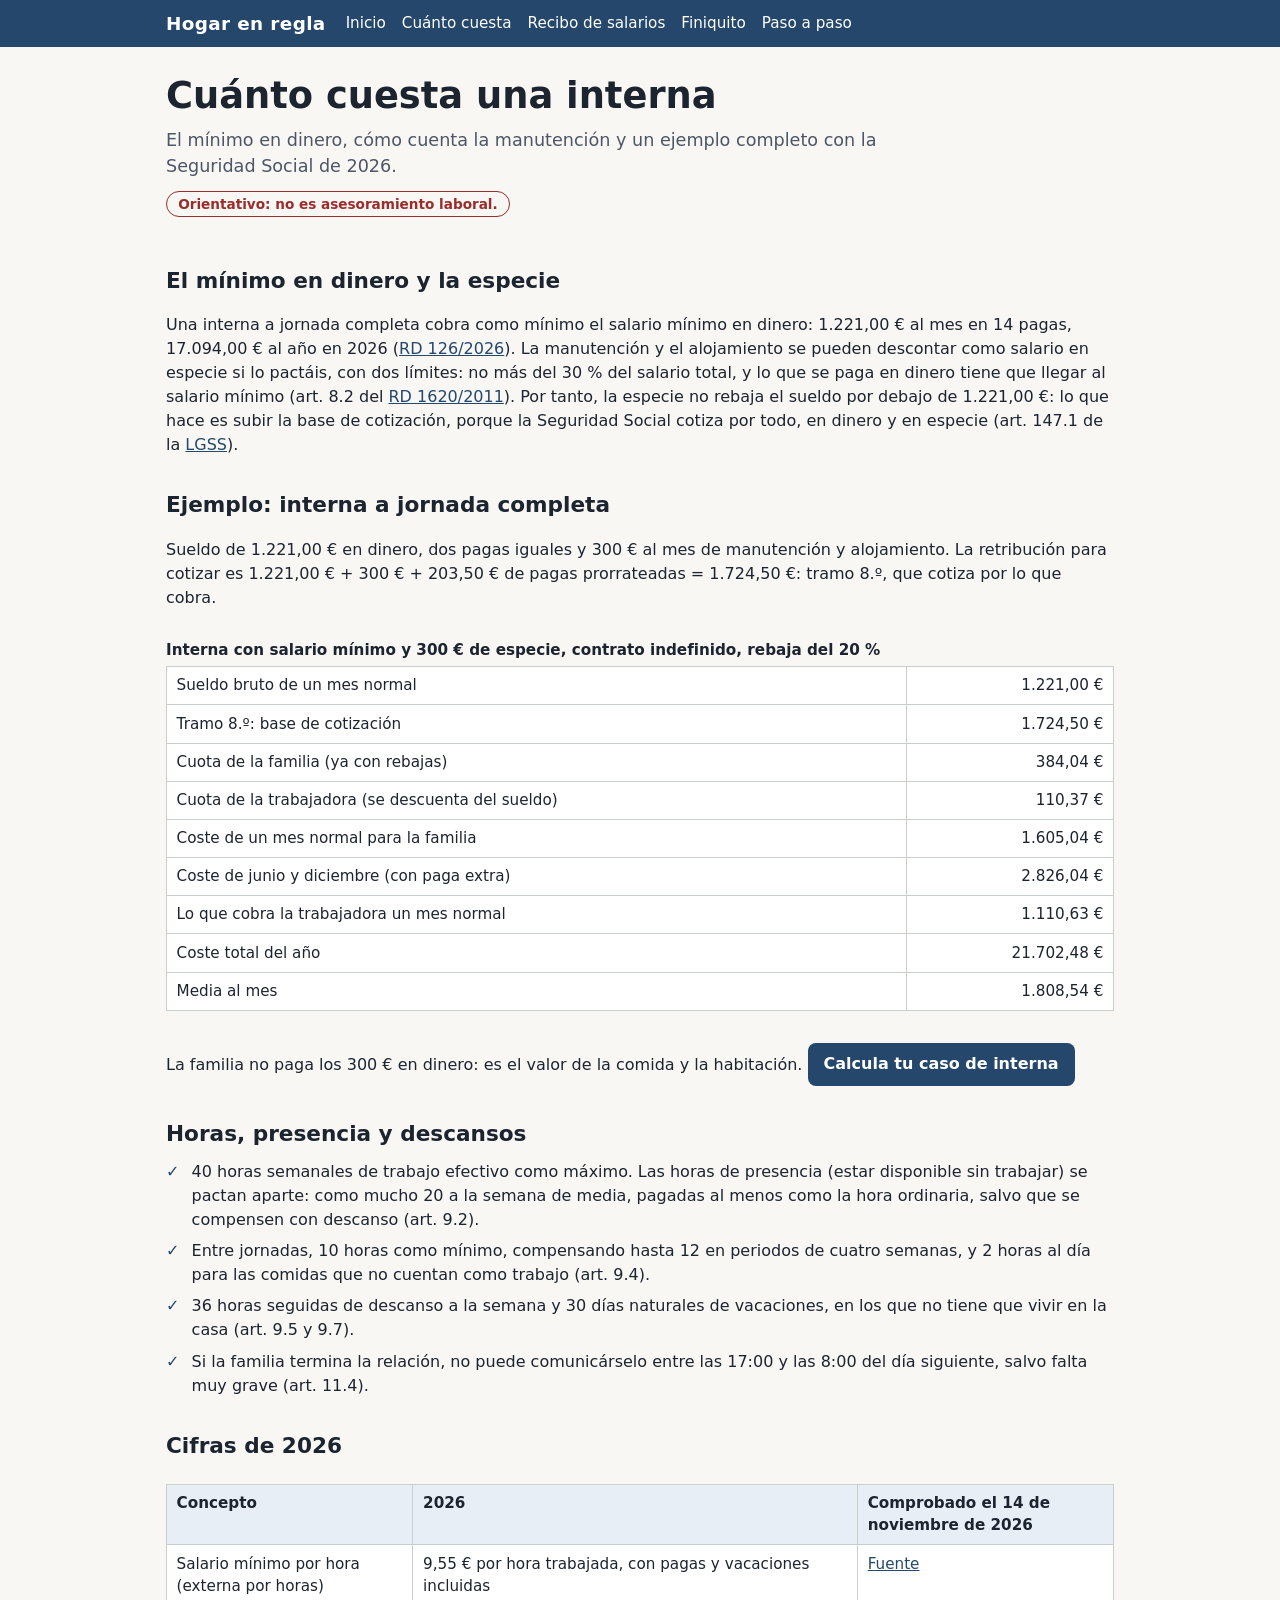
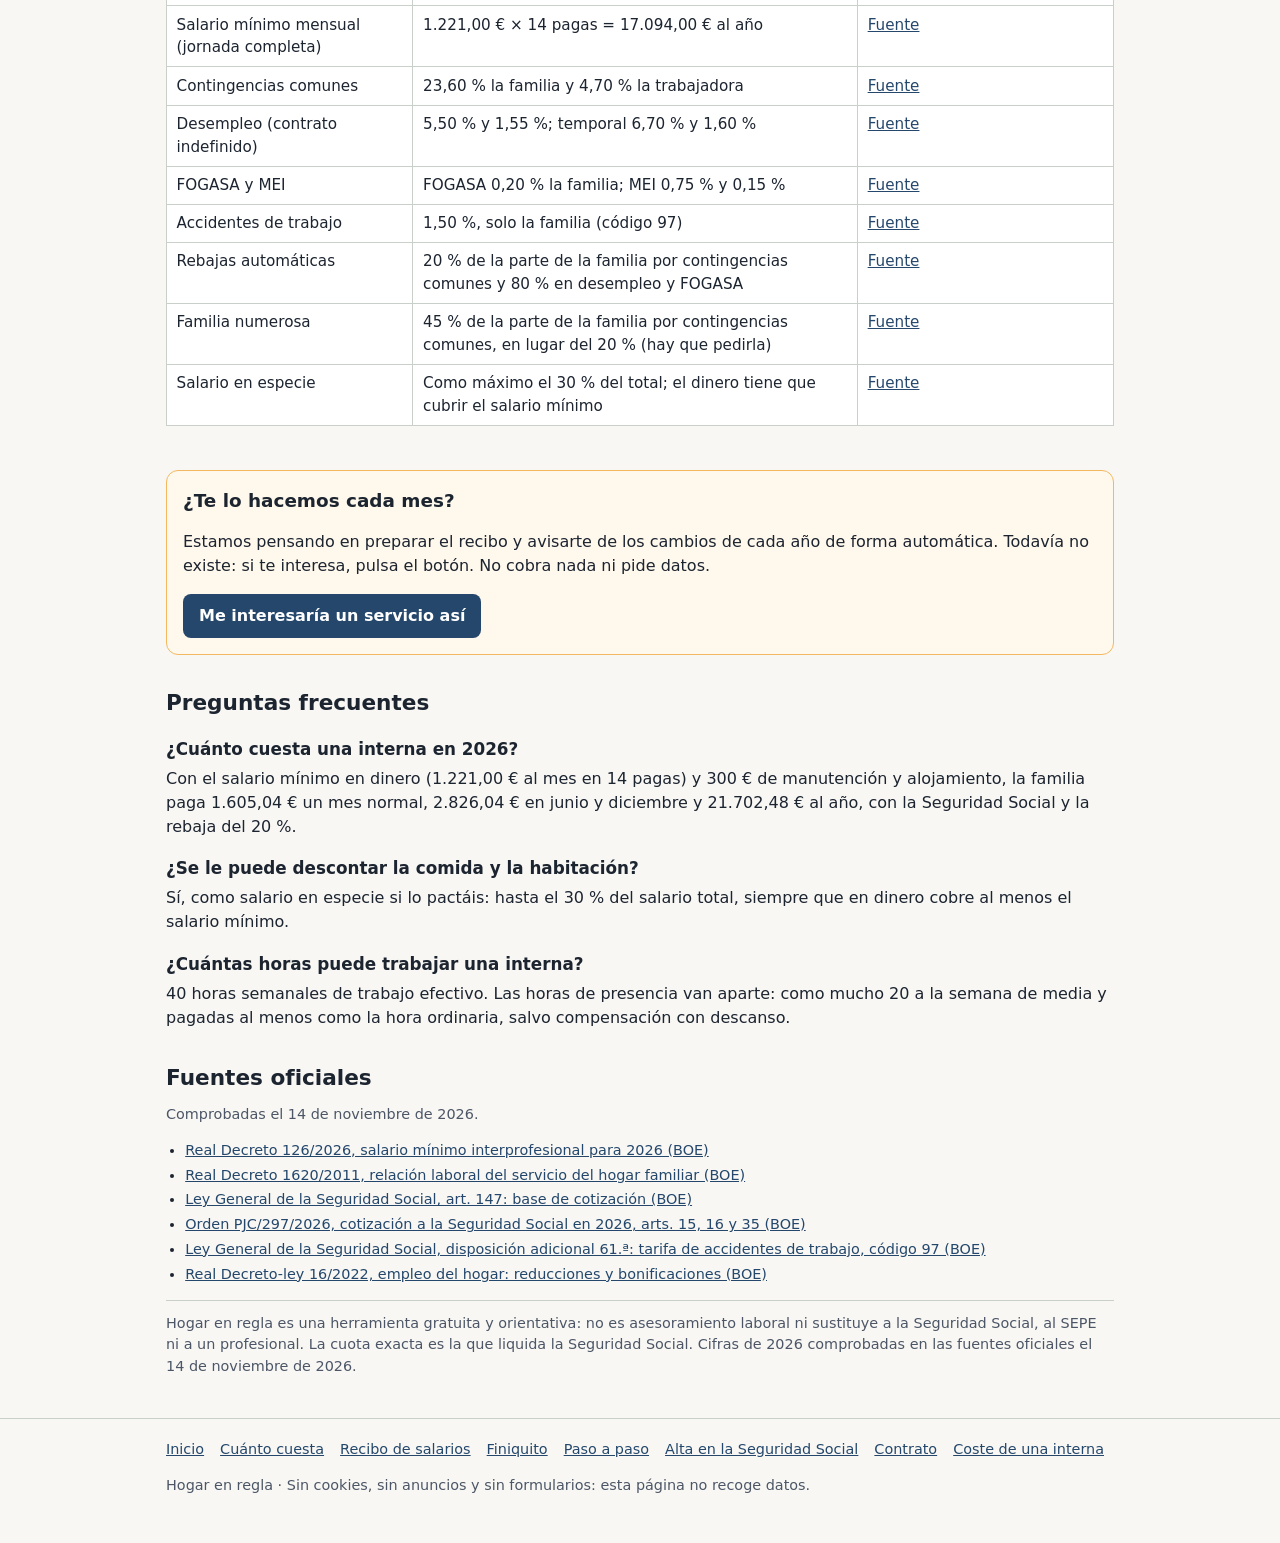
<file: coste-interna.html>
<!doctype html>
<html lang="es"><head><meta charset="utf-8"><meta http-equiv="Content-Security-Policy" content="default-src 'none'; script-src 'self'; style-src 'self'; img-src 'self' data:; base-uri 'none'; form-action 'none'"><meta name="viewport" content="width=device-width,initial-scale=1"><meta name="robots" content="index,follow">
<title>¿Cuánto cuesta una interna en 2026? Sueldo, especie y cuotas</title>
<meta name="description" content="Lo que cuesta una empleada interna en 2026: salario mínimo en dinero, manutención y alojamiento hasta el 30 %, cotización, pagas, horas de presencia y descansos.">
<link rel="canonical" href="https://paniset.github.io/empleada-hogar/coste-interna"><meta property="og:type" content="website"><meta property="og:title" content="Cuánto cuesta una interna"><meta property="og:description" content="Lo que cuesta una empleada interna en 2026: salario mínimo en dinero, manutención y alojamiento hasta el 30 %, cotización, pagas, horas de presencia y descansos."><meta property="og:url" content="https://paniset.github.io/empleada-hogar/coste-interna"><meta property="og:locale" content="es_ES"><meta property="og:site_name" content="Hogar en regla"><link rel="icon" href="./favicon.svg" type="image/svg+xml"><link rel="stylesheet" href="./estilo.css">
<script type="application/ld+json">{"@context":"https://schema.org","@type":"Article","headline":"Cuánto cuesta una interna","inLanguage":"es-ES","url":"https://paniset.github.io/empleada-hogar/coste-interna","dateModified":"2026-11-14","description":"Lo que cuesta una empleada interna en 2026: salario mínimo en dinero, manutención y alojamiento hasta el 30 %, cotización, pagas, horas de presencia y descansos.","publisher":{"@type":"Organization","name":"Hogar en regla"}}</script><script type="application/ld+json">{"@context":"https://schema.org","@type":"BreadcrumbList","itemListElement":[{"@type":"ListItem","position":1,"name":"Hogar en regla","item":"https://paniset.github.io/empleada-hogar/"},{"@type":"ListItem","position":2,"name":"Cuánto cuesta una interna","item":"https://paniset.github.io/empleada-hogar/coste-interna"}]}</script><script type="application/ld+json">{"@context":"https://schema.org","@type":"FAQPage","mainEntity":[{"@type":"Question","name":"¿Cuánto cuesta una interna en 2026?","acceptedAnswer":{"@type":"Answer","text":"Con el salario mínimo en dinero (1.221,00 € al mes en 14 pagas) y 300 € de manutención y alojamiento, la familia paga 1.605,04 € un mes normal, 2.826,04 € en junio y diciembre y 21.702,48 € al año, con la Seguridad Social y la rebaja del 20 %."}},{"@type":"Question","name":"¿Se le puede descontar la comida y la habitación?","acceptedAnswer":{"@type":"Answer","text":"Sí, como salario en especie si lo pactáis: hasta el 30 % del salario total, siempre que en dinero cobre al menos el salario mínimo."}},{"@type":"Question","name":"¿Cuántas horas puede trabajar una interna?","acceptedAnswer":{"@type":"Answer","text":"40 horas semanales de trabajo efectivo. Las horas de presencia van aparte: como mucho 20 a la semana de media y pagadas al menos como la hora ordinaria, salvo compensación con descanso."}}]}</script><script type="module" src="./interes.mjs"></script></head>
<body>
<a class="salto" href="#contenido">Saltar al contenido</a>
<header class="barra no-imprimir"><div class="env"><a class="marca" href="./">Hogar en regla</a><nav aria-label="Secciones"><a href="./">Inicio</a><a href="./coste-empleada-hogar">Cuánto cuesta</a><a href="./recibo-salarios-empleada-hogar">Recibo de salarios</a><a href="./finiquito-empleada-hogar">Finiquito</a><a href="./contratar-empleada-hogar-paso-a-paso">Paso a paso</a></nav></div></header>
<main id="contenido" class="env">
<div class="cabecera no-imprimir"><h1>Cuánto cuesta una interna</h1><p class="lead">El mínimo en dinero, cómo cuenta la manutención y un ejemplo completo con la Seguridad Social de 2026.</p></div>
<p class="aviso-corto no-imprimir">Orientativo: no es asesoramiento laboral.</p>
<section aria-labelledby="min-t"><h2 id="min-t">El mínimo en dinero y la especie</h2>
<p>Una interna a jornada completa cobra como mínimo el salario mínimo en dinero: 1.221,00 € al mes en 14 pagas, 17.094,00 € al año en 2026 (<a href="https://www.boe.es/buscar/act.php?id=BOE-A-2026-3815" rel="noopener">RD 126/2026</a>). La manutención y el alojamiento se pueden descontar como salario en especie si lo pactáis, con dos límites: no más del 30 % del salario total, y lo que se paga en dinero tiene que llegar al salario mínimo (art. 8.2 del <a href="https://www.boe.es/buscar/act.php?id=BOE-A-2011-17975" rel="noopener">RD 1620/2011</a>). Por tanto, la especie no rebaja el sueldo por debajo de 1.221,00 €: lo que hace es subir la base de cotización, porque la Seguridad Social cotiza por todo, en dinero y en especie (art. 147.1 de la <a href="https://www.boe.es/buscar/act.php?id=BOE-A-2015-11724#a147" rel="noopener">LGSS</a>).</p></section>
<section aria-labelledby="ej-t"><h2 id="ej-t">Ejemplo: interna a jornada completa</h2>
<p>Sueldo de 1.221,00 € en dinero, dos pagas iguales y 300 € al mes de manutención y alojamiento. La retribución para cotizar es 1.221,00 € + 300 € + 203,50 € de pagas prorrateadas = 1.724,50 €: tramo 8.º, que cotiza por lo que cobra.</p>
<div class="desliza"><table class="tabla-guia ejemplo"><caption>Interna con salario mínimo y 300 € de especie, contrato indefinido, rebaja del 20 %</caption><tbody><tr><th scope="row">Sueldo bruto de un mes normal</th><td class="num">1.221,00 €</td></tr><tr><th scope="row">Tramo 8.º: base de cotización</th><td class="num">1.724,50 €</td></tr><tr><th scope="row">Cuota de la familia (ya con rebajas)</th><td class="num">384,04 €</td></tr><tr><th scope="row">Cuota de la trabajadora (se descuenta del sueldo)</th><td class="num">110,37 €</td></tr><tr><th scope="row">Coste de un mes normal para la familia</th><td class="num">1.605,04 €</td></tr><tr><th scope="row">Coste de junio y diciembre (con paga extra)</th><td class="num">2.826,04 €</td></tr><tr><th scope="row">Lo que cobra la trabajadora un mes normal</th><td class="num">1.110,63 €</td></tr><tr><th scope="row">Coste total del año</th><td class="num">21.702,48 €</td></tr><tr><th scope="row">Media al mes</th><td class="num">1.808,54 €</td></tr></tbody></table></div>
<p>La familia no paga los 300 € en dinero: es el valor de la comida y la habitación. <a class="btn" href="./coste-empleada-hogar?modo=interna">Calcula tu caso de interna</a></p></section>
<section aria-labelledby="tiempo-t"><h2 id="tiempo-t">Horas, presencia y descansos</h2>
<ul class="check"><li>40 horas semanales de trabajo efectivo como máximo. Las horas de presencia (estar disponible sin trabajar) se pactan aparte: como mucho 20 a la semana de media, pagadas al menos como la hora ordinaria, salvo que se compensen con descanso (art. 9.2).</li>
<li>Entre jornadas, 10 horas como mínimo, compensando hasta 12 en periodos de cuatro semanas, y 2 horas al día para las comidas que no cuentan como trabajo (art. 9.4).</li>
<li>36 horas seguidas de descanso a la semana y 30 días naturales de vacaciones, en los que no tiene que vivir en la casa (art. 9.5 y 9.7).</li>
<li>Si la familia termina la relación, no puede comunicárselo entre las 17:00 y las 8:00 del día siguiente, salvo falta muy grave (art. 11.4).</li></ul></section>
<section aria-labelledby="cifras-t"><h2 id="cifras-t">Cifras de 2026</h2><div class="desliza"><table class="tabla-guia"><thead><tr><th scope="col">Concepto</th><th scope="col">2026</th><th scope="col">Comprobado el 14 de noviembre de 2026</th></tr></thead><tbody><tr><th scope="row">Salario mínimo por hora (externa por horas)</th><td>9,55 € por hora trabajada, con pagas y vacaciones incluidas</td><td><a href="https://www.boe.es/buscar/act.php?id=BOE-A-2026-3815" rel="noopener">Fuente</a></td></tr><tr><th scope="row">Salario mínimo mensual (jornada completa)</th><td>1.221,00 € × 14 pagas = 17.094,00 € al año</td><td><a href="https://www.boe.es/buscar/act.php?id=BOE-A-2026-3815" rel="noopener">Fuente</a></td></tr><tr><th scope="row">Contingencias comunes</th><td>23,60 % la familia y 4,70 % la trabajadora</td><td><a href="https://www.boe.es/buscar/act.php?id=BOE-A-2026-7296" rel="noopener">Fuente</a></td></tr><tr><th scope="row">Desempleo (contrato indefinido)</th><td>5,50 % y 1,55 %; temporal 6,70 % y 1,60 %</td><td><a href="https://www.boe.es/buscar/act.php?id=BOE-A-2026-7296" rel="noopener">Fuente</a></td></tr><tr><th scope="row">FOGASA y MEI</th><td>FOGASA 0,20 % la familia; MEI 0,75 % y 0,15 %</td><td><a href="https://www.boe.es/buscar/act.php?id=BOE-A-2026-7296" rel="noopener">Fuente</a></td></tr><tr><th scope="row">Accidentes de trabajo</th><td>1,50 %, solo la familia (código 97)</td><td><a href="https://www.boe.es/buscar/act.php?id=BOE-A-2015-11724#da-37" rel="noopener">Fuente</a></td></tr><tr><th scope="row">Rebajas automáticas</th><td>20 % de la parte de la familia por contingencias comunes y 80 % en desempleo y FOGASA</td><td><a href="https://www.boe.es/buscar/act.php?id=BOE-A-2022-14680" rel="noopener">Fuente</a></td></tr><tr><th scope="row">Familia numerosa</th><td>45 % de la parte de la familia por contingencias comunes, en lugar del 20 % (hay que pedirla)</td><td><a href="https://www.boe.es/buscar/act.php?id=BOE-A-2022-14680" rel="noopener">Fuente</a></td></tr><tr><th scope="row">Salario en especie</th><td>Como máximo el 30 % del total; el dinero tiene que cubrir el salario mínimo</td><td><a href="https://www.boe.es/buscar/act.php?id=BOE-A-2011-17975" rel="noopener">Fuente</a></td></tr></tbody></table></div></section>
<aside class="interes no-imprimir" aria-labelledby="interes-t"><h2 id="interes-t">¿Te lo hacemos cada mes?</h2><p>Estamos pensando en preparar el recibo y avisarte de los cambios de cada año de forma automática. Todavía no existe: si te interesa, pulsa el botón. No cobra nada ni pide datos.</p><button type="button" data-interes="recibos-auto" aria-controls="interes-gracias">Me interesaría un servicio así</button><p id="interes-gracias" class="info" role="status" hidden></p></aside>
<section class="faq" aria-labelledby="faq-t"><h2 id="faq-t">Preguntas frecuentes</h2><h3>¿Cuánto cuesta una interna en 2026?</h3><p>Con el salario mínimo en dinero (1.221,00 € al mes en 14 pagas) y 300 € de manutención y alojamiento, la familia paga 1.605,04 € un mes normal, 2.826,04 € en junio y diciembre y 21.702,48 € al año, con la Seguridad Social y la rebaja del 20 %.</p><h3>¿Se le puede descontar la comida y la habitación?</h3><p>Sí, como salario en especie si lo pactáis: hasta el 30 % del salario total, siempre que en dinero cobre al menos el salario mínimo.</p><h3>¿Cuántas horas puede trabajar una interna?</h3><p>40 horas semanales de trabajo efectivo. Las horas de presencia van aparte: como mucho 20 a la semana de media y pagadas al menos como la hora ordinaria, salvo compensación con descanso.</p></section>
<section aria-labelledby="fuentes-t"><h2 id="fuentes-t">Fuentes oficiales</h2><p class="mini">Comprobadas el 14 de noviembre de 2026.</p><ul class="fuentes"><li><a href="https://www.boe.es/buscar/act.php?id=BOE-A-2026-3815" rel="noopener">Real Decreto 126/2026, salario mínimo interprofesional para 2026 (BOE)</a></li><li><a href="https://www.boe.es/buscar/act.php?id=BOE-A-2011-17975" rel="noopener">Real Decreto 1620/2011, relación laboral del servicio del hogar familiar (BOE)</a></li><li><a href="https://www.boe.es/buscar/act.php?id=BOE-A-2015-11724#a147" rel="noopener">Ley General de la Seguridad Social, art. 147: base de cotización (BOE)</a></li><li><a href="https://www.boe.es/buscar/act.php?id=BOE-A-2026-7296" rel="noopener">Orden PJC/297/2026, cotización a la Seguridad Social en 2026, arts. 15, 16 y 35 (BOE)</a></li><li><a href="https://www.boe.es/buscar/act.php?id=BOE-A-2015-11724#da-37" rel="noopener">Ley General de la Seguridad Social, disposición adicional 61.ª: tarifa de accidentes de trabajo, código 97 (BOE)</a></li><li><a href="https://www.boe.es/buscar/act.php?id=BOE-A-2022-14680" rel="noopener">Real Decreto-ley 16/2022, empleo del hogar: reducciones y bonificaciones (BOE)</a></li></ul></section>
<p class="aviso-legal">Hogar en regla es una herramienta gratuita y orientativa: no es asesoramiento laboral ni sustituye a la Seguridad Social, al SEPE ni a un profesional. La cuota exacta es la que liquida la Seguridad Social. Cifras de 2026 comprobadas en las fuentes oficiales el 14 de noviembre de 2026.</p>
</main>
<footer class="pie no-imprimir"><div class="env"><nav aria-label="Pie"><a href="./">Inicio</a><a href="./coste-empleada-hogar">Cuánto cuesta</a><a href="./recibo-salarios-empleada-hogar">Recibo de salarios</a><a href="./finiquito-empleada-hogar">Finiquito</a><a href="./contratar-empleada-hogar-paso-a-paso">Paso a paso</a><a href="./alta-seguridad-social-empleada-hogar">Alta en la Seguridad Social</a><a href="./contrato-empleada-hogar">Contrato</a><a href="./coste-interna" aria-current="page">Coste de una interna</a></nav>
<p>Hogar en regla · Sin cookies, sin anuncios y sin formularios: esta página no recoge datos.</p></div></footer>
</body></html>
</file>
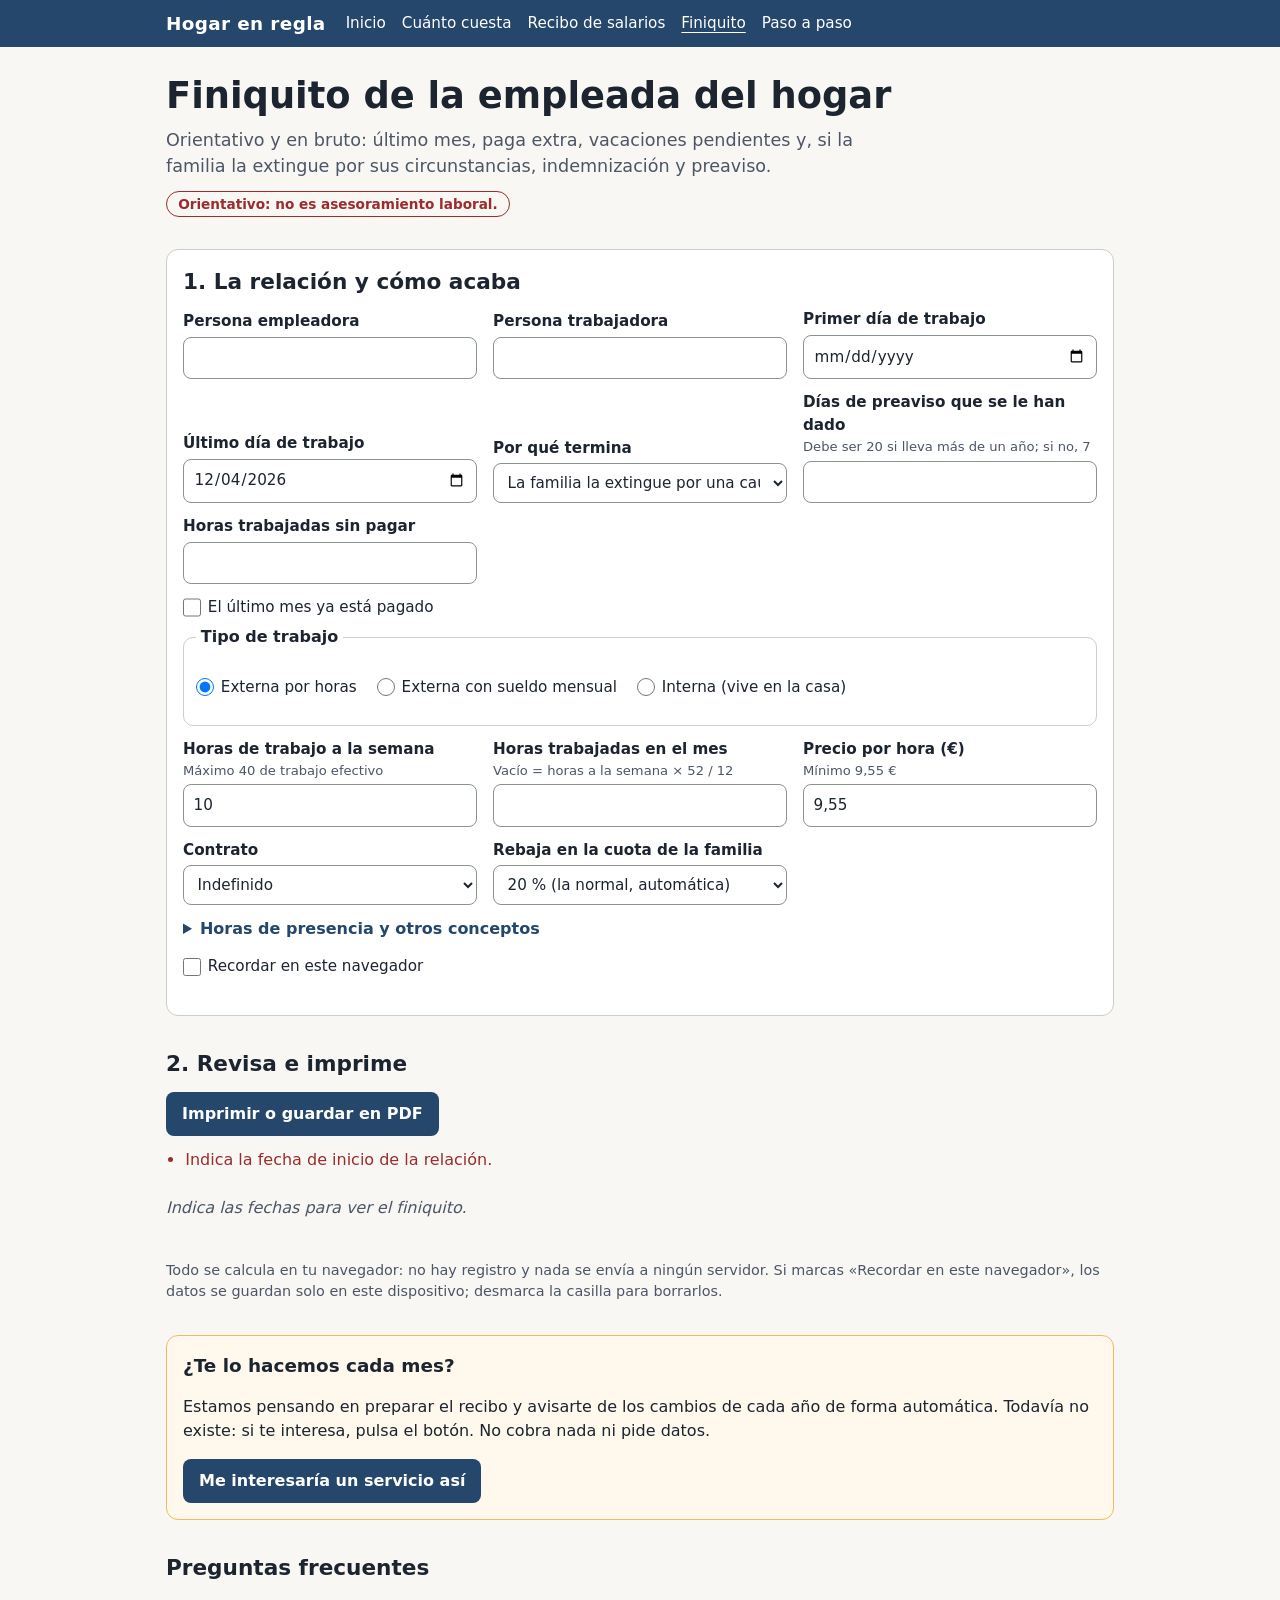
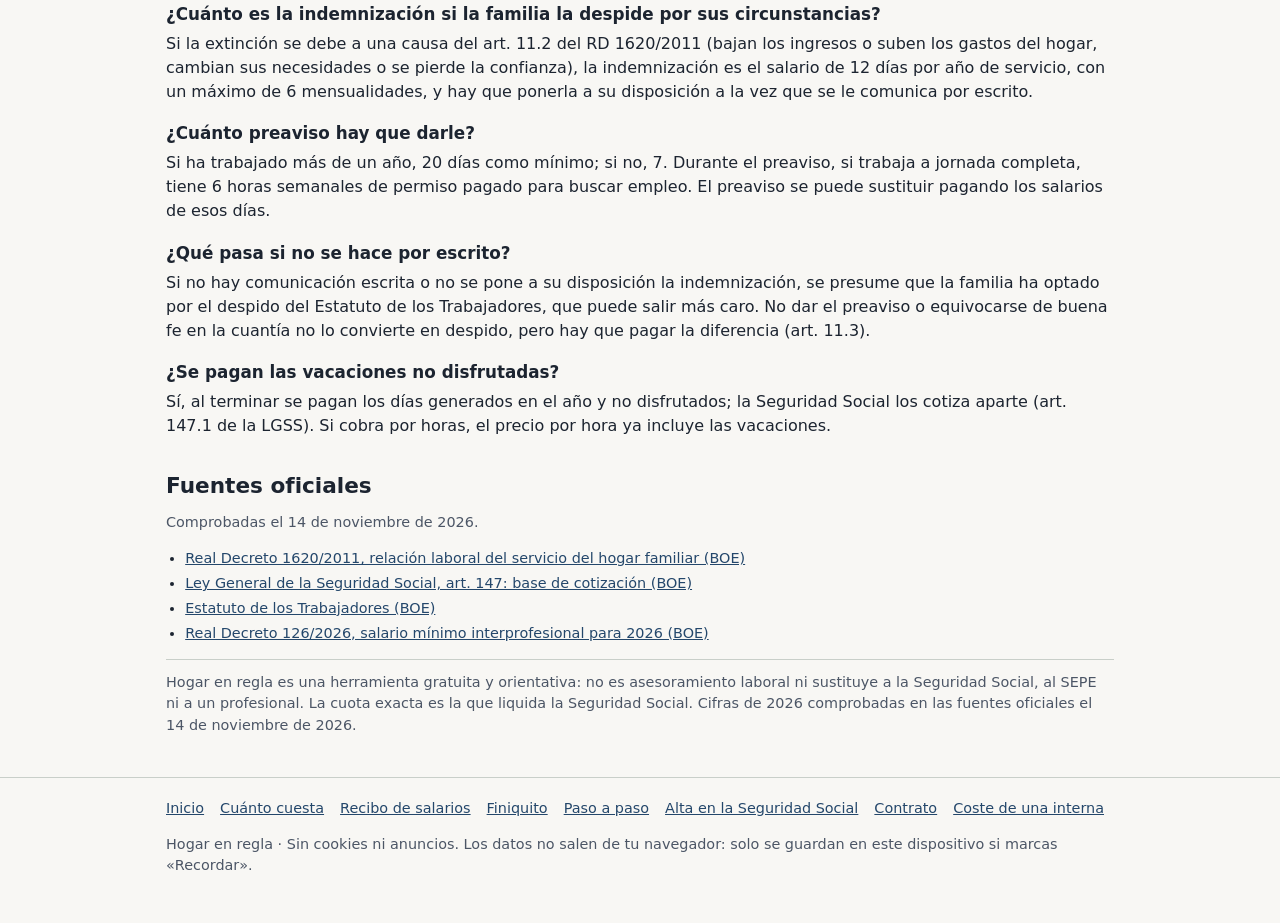
<file: finiquito-empleada-hogar.html>
<!doctype html>
<html lang="es"><head><meta charset="utf-8"><meta http-equiv="Content-Security-Policy" content="default-src 'none'; script-src 'self'; style-src 'self'; img-src 'self' data:; base-uri 'none'; form-action 'none'"><meta name="viewport" content="width=device-width,initial-scale=1"><meta name="robots" content="index,follow">
<title>Finiquito de la empleada del hogar: indemnización y preaviso</title>
<meta name="description" content="Calcula el finiquito de una empleada del hogar: último mes, parte de la paga extra, vacaciones, indemnización de 12 días por año con tope de 6 mensualidades y preaviso.">
<link rel="canonical" href="https://paniset.github.io/empleada-hogar/finiquito-empleada-hogar"><meta property="og:type" content="website"><meta property="og:title" content="Finiquito de la empleada del hogar"><meta property="og:description" content="Calcula el finiquito de una empleada del hogar: último mes, parte de la paga extra, vacaciones, indemnización de 12 días por año con tope de 6 mensualidades y preaviso."><meta property="og:url" content="https://paniset.github.io/empleada-hogar/finiquito-empleada-hogar"><meta property="og:locale" content="es_ES"><meta property="og:site_name" content="Hogar en regla"><link rel="icon" href="./favicon.svg" type="image/svg+xml"><link rel="stylesheet" href="./estilo.css">
<script type="application/ld+json">{"@context":"https://schema.org","@type":"WebApplication","name":"Calculadora del finiquito de la empleada del hogar","url":"https://paniset.github.io/empleada-hogar/finiquito-empleada-hogar","applicationCategory":"FinanceApplication","operatingSystem":"Cualquiera (navegador)","inLanguage":"es-ES","isAccessibleForFree":true,"offers":{"@type":"Offer","price":"0","priceCurrency":"EUR"},"description":"Calcula el finiquito de una empleada del hogar: último mes, parte de la paga extra, vacaciones, indemnización de 12 días por año con tope de 6 mensualidades y preaviso."}</script><script type="application/ld+json">{"@context":"https://schema.org","@type":"BreadcrumbList","itemListElement":[{"@type":"ListItem","position":1,"name":"Hogar en regla","item":"https://paniset.github.io/empleada-hogar/"},{"@type":"ListItem","position":2,"name":"Finiquito de la empleada del hogar","item":"https://paniset.github.io/empleada-hogar/finiquito-empleada-hogar"}]}</script><script type="application/ld+json">{"@context":"https://schema.org","@type":"FAQPage","mainEntity":[{"@type":"Question","name":"¿Cuánto es la indemnización si la familia la despide por sus circunstancias?","acceptedAnswer":{"@type":"Answer","text":"Si la extinción se debe a una causa del art. 11.2 del RD 1620/2011 (bajan los ingresos o suben los gastos del hogar, cambian sus necesidades o se pierde la confianza), la indemnización es el salario de 12 días por año de servicio, con un máximo de 6 mensualidades, y hay que ponerla a su disposición a la vez que se le comunica por escrito."}},{"@type":"Question","name":"¿Cuánto preaviso hay que darle?","acceptedAnswer":{"@type":"Answer","text":"Si ha trabajado más de un año, 20 días como mínimo; si no, 7. Durante el preaviso, si trabaja a jornada completa, tiene 6 horas semanales de permiso pagado para buscar empleo. El preaviso se puede sustituir pagando los salarios de esos días."}},{"@type":"Question","name":"¿Qué pasa si no se hace por escrito?","acceptedAnswer":{"@type":"Answer","text":"Si no hay comunicación escrita o no se pone a su disposición la indemnización, se presume que la familia ha optado por el despido del Estatuto de los Trabajadores, que puede salir más caro. No dar el preaviso o equivocarse de buena fe en la cuantía no lo convierte en despido, pero hay que pagar la diferencia (art. 11.3)."}},{"@type":"Question","name":"¿Se pagan las vacaciones no disfrutadas?","acceptedAnswer":{"@type":"Answer","text":"Sí, al terminar se pagan los días generados en el año y no disfrutados; la Seguridad Social los cotiza aparte (art. 147.1 de la LGSS). Si cobra por horas, el precio por hora ya incluye las vacaciones."}}]}</script><script type="module" src="./app-finiquito.mjs"></script><script type="module" src="./interes.mjs"></script></head>
<body>
<a class="salto" href="#contenido">Saltar al contenido</a>
<header class="barra no-imprimir"><div class="env"><a class="marca" href="./">Hogar en regla</a><nav aria-label="Secciones"><a href="./">Inicio</a><a href="./coste-empleada-hogar">Cuánto cuesta</a><a href="./recibo-salarios-empleada-hogar">Recibo de salarios</a><a href="./finiquito-empleada-hogar" aria-current="page">Finiquito</a><a href="./contratar-empleada-hogar-paso-a-paso">Paso a paso</a></nav></div></header>
<main id="contenido" class="env">
<div class="cabecera no-imprimir"><h1>Finiquito de la empleada del hogar</h1><p class="lead">Orientativo y en bruto: último mes, paga extra, vacaciones pendientes y, si la familia la extingue por sus circunstancias, indemnización y preaviso.</p></div>
<p class="aviso-corto no-imprimir">Orientativo: no es asesoramiento laboral.</p>
<section class="panel no-imprimir" aria-labelledby="t-datos"><h2 id="t-datos">1. La relación y cómo acaba</h2>
<form id="form" novalidate>
<div class="campos-grid">
<label for="empleador">Persona empleadora<input type="text" id="empleador" name="empleador" value="" maxlength="80"></label>
<label for="trabajadora">Persona trabajadora<input type="text" id="trabajadora" name="trabajadora" value="" maxlength="80"></label>
<label for="inicio">Primer día de trabajo<input type="date" id="inicio" name="inicio" value="" ></label>
<label for="fin">Último día de trabajo<input type="date" id="fin" name="fin" value="" ></label>
<label for="causa">Por qué termina<select id="causa" name="causa"><option value="causas-hogar">La familia la extingue por una causa del art. 11.2 (ingresos, necesidades, confianza)</option><option value="baja-voluntaria">Se va ella (baja voluntaria)</option><option value="fin-temporal">Acaba el contrato temporal</option><option value="otra">Otra causa (despido disciplinario…)</option></select></label>
<label for="preavisoDado">Días de preaviso que se le han dado<span class="ayuda">Debe ser 20 si lleva más de un año; si no, 7</span><input type="text" id="preavisoDado" name="preavisoDado" inputmode="decimal" value="" ></label>
<label for="vacacionesDisfrutadas" data-modo="mensual interna">Días de vacaciones ya disfrutados este año<input type="text" id="vacacionesDisfrutadas" name="vacacionesDisfrutadas" inputmode="decimal" value="" ></label>
<label for="horasPendientes" data-modo="horas">Horas trabajadas sin pagar<input type="text" id="horasPendientes" name="horasPendientes" inputmode="decimal" value="" ></label>
</div>
<label class="chk" for="mesPagado"><input type="checkbox" id="mesPagado" name="mesPagado"> El último mes ya está pagado</label>
<label class="chk" for="pagaPagada" data-modo="mensual interna"><input type="checkbox" id="pagaPagada" name="pagaPagada"> La paga extra de este semestre ya está pagada</label>
<fieldset><legend>Tipo de trabajo</legend><div class="opciones"><label class="chk" for="modo-horas"><input type="radio" id="modo-horas" name="modo" value="horas" checked> Externa por horas</label><label class="chk" for="modo-mensual"><input type="radio" id="modo-mensual" name="modo" value="mensual"> Externa con sueldo mensual</label><label class="chk" for="modo-interna"><input type="radio" id="modo-interna" name="modo" value="interna"> Interna (vive en la casa)</label></div></fieldset><div class="campos-grid"><label for="horasSemana">Horas de trabajo a la semana<span class="ayuda">Máximo 40 de trabajo efectivo</span><input type="text" id="horasSemana" name="horasSemana" inputmode="decimal" value="10" ></label><label for="horasMes" data-modo="horas">Horas trabajadas en el mes<span class="ayuda">Vacío = horas a la semana × 52 / 12</span><input type="text" id="horasMes" name="horasMes" inputmode="decimal" value="" ></label><label for="precioHora" data-modo="horas">Precio por hora (€)<span class="ayuda">Mínimo 9,55 €</span><input type="text" id="precioHora" name="precioHora" inputmode="decimal" value="9,55" ></label><label for="salario" data-modo="mensual interna">Sueldo mensual en dinero (€)<span class="ayuda">Vacío = salario mínimo según las horas</span><input type="text" id="salario" name="salario" inputmode="decimal" value="" ></label><label for="especie" data-modo="interna">Manutención y alojamiento al mes (€)<span class="ayuda">Valor en especie; máximo 30 % del total</span><input type="text" id="especie" name="especie" inputmode="decimal" value="" ></label><label for="paga" data-modo="mensual interna">Importe de cada paga extra (€)<span class="ayuda">Vacío = igual que el sueldo</span><input type="text" id="paga" name="paga" inputmode="decimal" value="" ></label><label for="contrato">Contrato<select id="contrato" name="contrato"><option value="indefinido">Indefinido</option><option value="temporal">Temporal (de duración determinada)</option></select></label><label for="reduccion">Rebaja en la cuota de la familia<select id="reduccion" name="reduccion"><option value="general">20 % (la normal, automática)</option><option value="familia-numerosa">45 % (familia numerosa, pedida)</option><option value="ninguna">Ninguna (no estás al corriente)</option></select></label></div><label class="chk" for="prorrata" data-modo="mensual interna"><input type="checkbox" id="prorrata" name="prorrata"> Hemos pactado prorratear las pagas extra en los 12 meses</label><details class="mas"><summary>Horas de presencia y otros conceptos</summary><div class="campos-grid"><label for="presenciaHoras">Horas de presencia en el mes<span class="ayuda">Máx. 20 a la semana de media</span><input type="text" id="presenciaHoras" name="presenciaHoras" inputmode="decimal" value="" ></label><label for="presenciaPrecio">Precio de la hora de presencia (€)<span class="ayuda">No menos que la hora ordinaria</span><input type="text" id="presenciaPrecio" name="presenciaPrecio" inputmode="decimal" value="" ></label><label for="otros">Otros conceptos del mes (€)<input type="text" id="otros" name="otros" inputmode="decimal" value="" ></label></div></details>
<div class="opciones"><label class="chk" for="recordar"><input type="checkbox" id="recordar"> Recordar en este navegador</label></div>
<p class="info" id="aviso-memoria" aria-live="polite"></p></form></section>
<section class="vista" aria-labelledby="t-vista"><h2 id="t-vista" class="no-imprimir">2. Revisa e imprime</h2>
<div class="acciones no-imprimir"><button type="button" id="imprimir">Imprimir o guardar en PDF</button></div>
<ul class="avisos no-imprimir" id="avisos"></ul>
<div id="hojas"></div></section>
<p class="privacidad">Todo se calcula en tu navegador: no hay registro y nada se envía a ningún servidor. Si marcas «Recordar en este navegador», los datos se guardan solo en este dispositivo; desmarca la casilla para borrarlos.</p>
<aside class="interes no-imprimir" aria-labelledby="interes-t"><h2 id="interes-t">¿Te lo hacemos cada mes?</h2><p>Estamos pensando en preparar el recibo y avisarte de los cambios de cada año de forma automática. Todavía no existe: si te interesa, pulsa el botón. No cobra nada ni pide datos.</p><button type="button" data-interes="recibos-auto" aria-controls="interes-gracias">Me interesaría un servicio así</button><p id="interes-gracias" class="info" role="status" hidden></p></aside>
<section class="faq" aria-labelledby="faq-t"><h2 id="faq-t">Preguntas frecuentes</h2><h3>¿Cuánto es la indemnización si la familia la despide por sus circunstancias?</h3><p>Si la extinción se debe a una causa del art. 11.2 del RD 1620/2011 (bajan los ingresos o suben los gastos del hogar, cambian sus necesidades o se pierde la confianza), la indemnización es el salario de 12 días por año de servicio, con un máximo de 6 mensualidades, y hay que ponerla a su disposición a la vez que se le comunica por escrito.</p><h3>¿Cuánto preaviso hay que darle?</h3><p>Si ha trabajado más de un año, 20 días como mínimo; si no, 7. Durante el preaviso, si trabaja a jornada completa, tiene 6 horas semanales de permiso pagado para buscar empleo. El preaviso se puede sustituir pagando los salarios de esos días.</p><h3>¿Qué pasa si no se hace por escrito?</h3><p>Si no hay comunicación escrita o no se pone a su disposición la indemnización, se presume que la familia ha optado por el despido del Estatuto de los Trabajadores, que puede salir más caro. No dar el preaviso o equivocarse de buena fe en la cuantía no lo convierte en despido, pero hay que pagar la diferencia (art. 11.3).</p><h3>¿Se pagan las vacaciones no disfrutadas?</h3><p>Sí, al terminar se pagan los días generados en el año y no disfrutados; la Seguridad Social los cotiza aparte (art. 147.1 de la LGSS). Si cobra por horas, el precio por hora ya incluye las vacaciones.</p></section>
<section aria-labelledby="fuentes-t"><h2 id="fuentes-t">Fuentes oficiales</h2><p class="mini">Comprobadas el 14 de noviembre de 2026.</p><ul class="fuentes"><li><a href="https://www.boe.es/buscar/act.php?id=BOE-A-2011-17975" rel="noopener">Real Decreto 1620/2011, relación laboral del servicio del hogar familiar (BOE)</a></li><li><a href="https://www.boe.es/buscar/act.php?id=BOE-A-2015-11724#a147" rel="noopener">Ley General de la Seguridad Social, art. 147: base de cotización (BOE)</a></li><li><a href="https://www.boe.es/buscar/act.php?id=BOE-A-2015-11430" rel="noopener">Estatuto de los Trabajadores (BOE)</a></li><li><a href="https://www.boe.es/buscar/act.php?id=BOE-A-2026-3815" rel="noopener">Real Decreto 126/2026, salario mínimo interprofesional para 2026 (BOE)</a></li></ul></section>
<p class="aviso-legal">Hogar en regla es una herramienta gratuita y orientativa: no es asesoramiento laboral ni sustituye a la Seguridad Social, al SEPE ni a un profesional. La cuota exacta es la que liquida la Seguridad Social. Cifras de 2026 comprobadas en las fuentes oficiales el 14 de noviembre de 2026.</p>
</main>
<footer class="pie no-imprimir"><div class="env"><nav aria-label="Pie"><a href="./">Inicio</a><a href="./coste-empleada-hogar">Cuánto cuesta</a><a href="./recibo-salarios-empleada-hogar">Recibo de salarios</a><a href="./finiquito-empleada-hogar" aria-current="page">Finiquito</a><a href="./contratar-empleada-hogar-paso-a-paso">Paso a paso</a><a href="./alta-seguridad-social-empleada-hogar">Alta en la Seguridad Social</a><a href="./contrato-empleada-hogar">Contrato</a><a href="./coste-interna">Coste de una interna</a></nav>
<p>Hogar en regla · Sin cookies ni anuncios. Los datos no salen de tu navegador: solo se guardan en este dispositivo si marcas «Recordar».</p></div></footer>
</body></html>
</file>
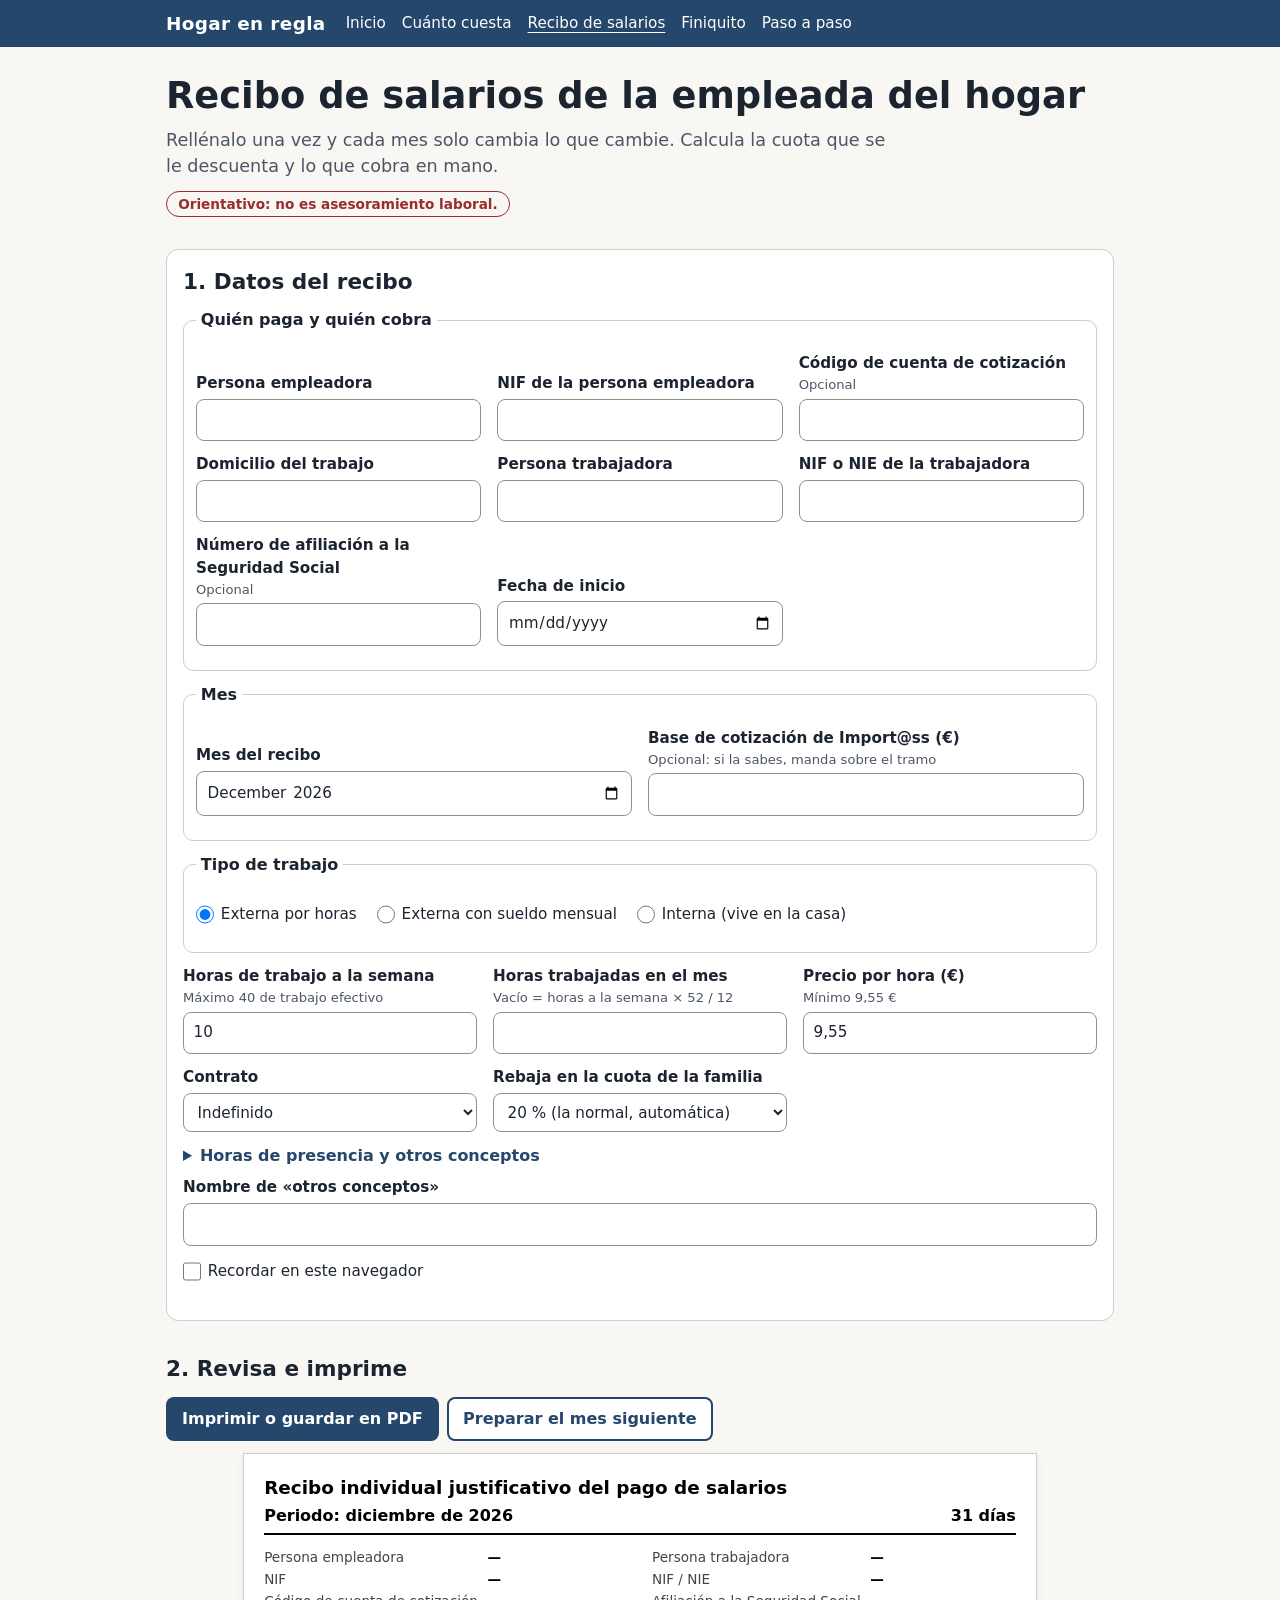
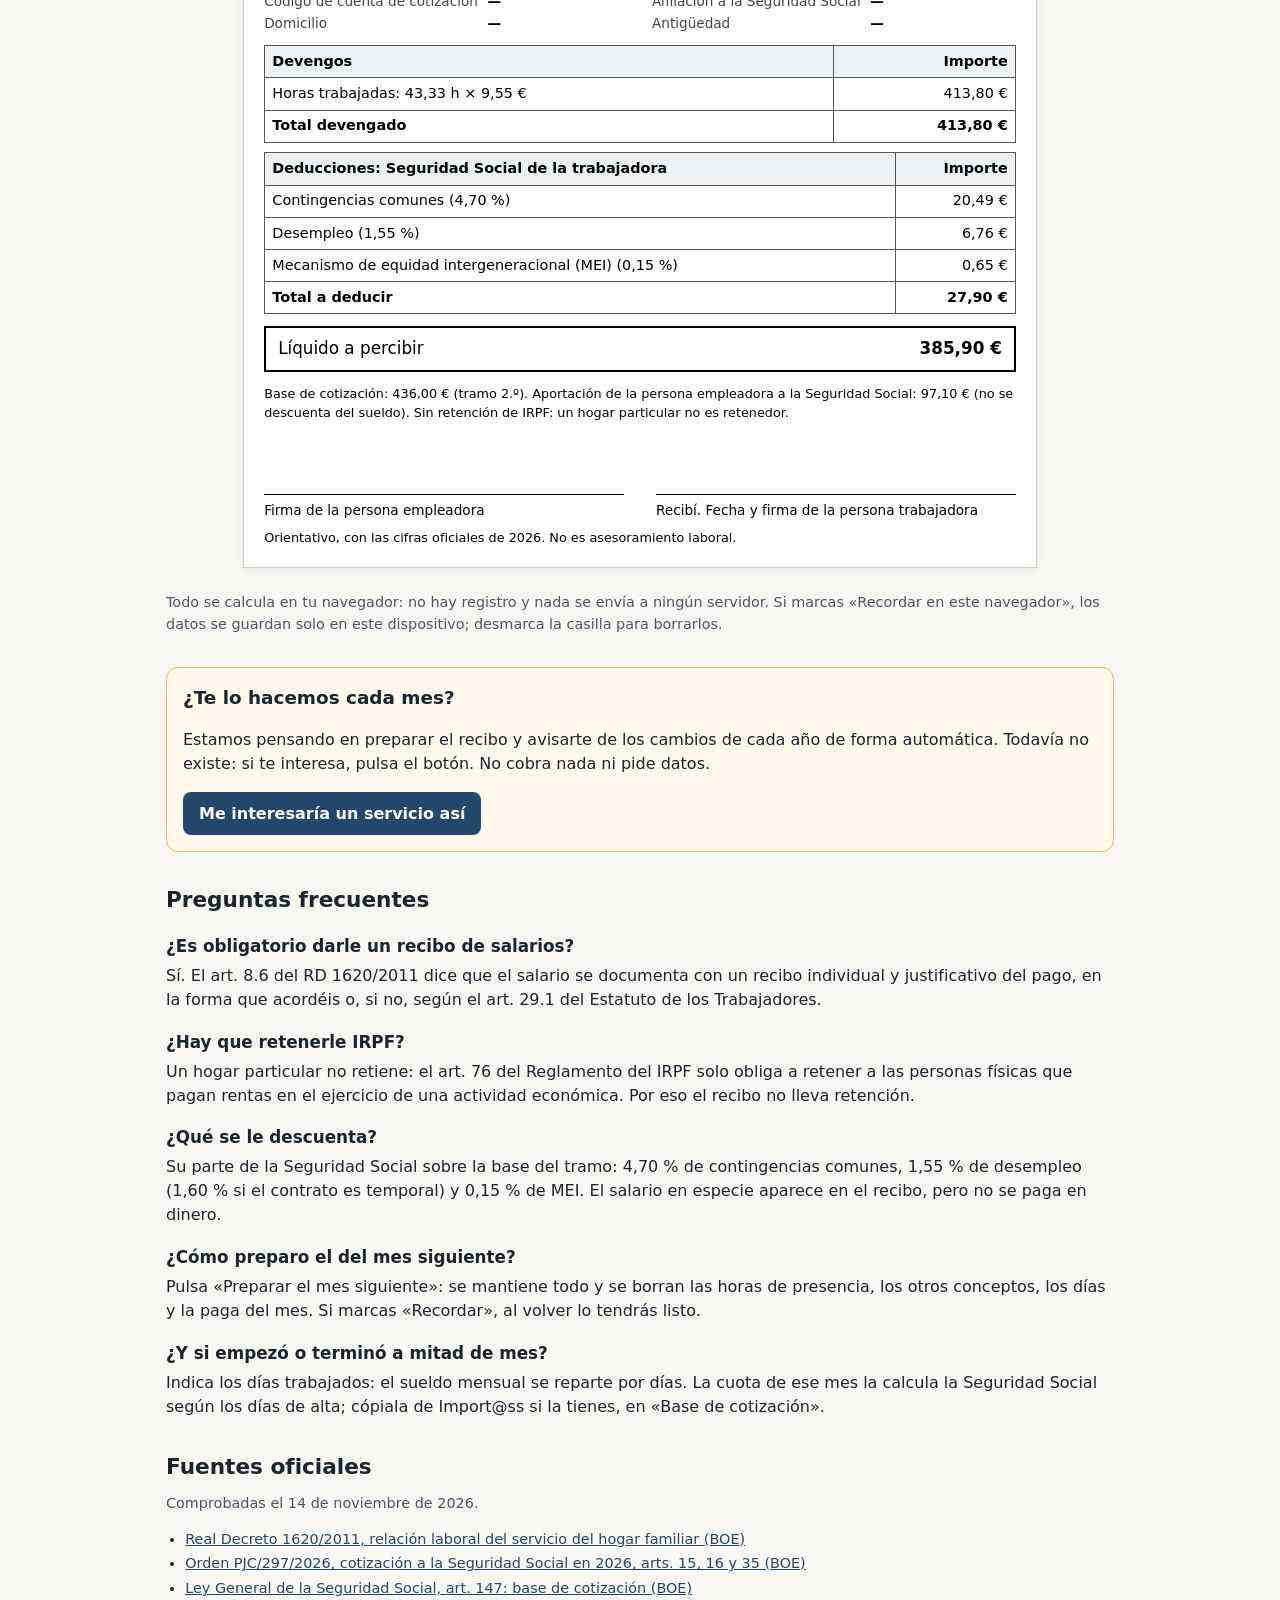
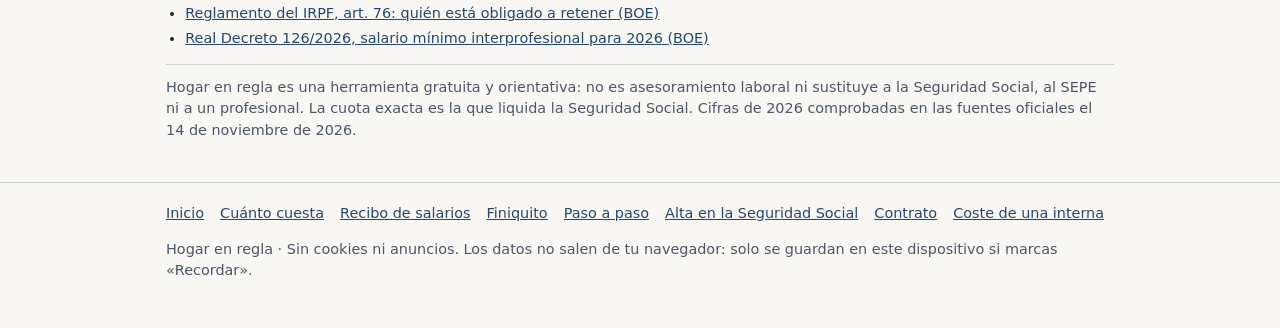
<file: recibo-salarios-empleada-hogar.html>
<!doctype html>
<html lang="es"><head><meta charset="utf-8"><meta http-equiv="Content-Security-Policy" content="default-src 'none'; script-src 'self'; style-src 'self'; img-src 'self' data:; base-uri 'none'; form-action 'none'"><meta name="viewport" content="width=device-width,initial-scale=1"><meta name="robots" content="index,follow">
<title>Recibo de salarios de la empleada del hogar: nómina gratis en PDF</title>
<meta name="description" content="Haz la nómina o recibo de salarios de tu empleada del hogar o interna con las cuotas de 2026, imprímela o guárdala en PDF y prepara la del mes siguiente.">
<link rel="canonical" href="https://paniset.github.io/empleada-hogar/recibo-salarios-empleada-hogar"><meta property="og:type" content="website"><meta property="og:title" content="Recibo de salarios de la empleada del hogar"><meta property="og:description" content="Haz la nómina o recibo de salarios de tu empleada del hogar o interna con las cuotas de 2026, imprímela o guárdala en PDF y prepara la del mes siguiente."><meta property="og:url" content="https://paniset.github.io/empleada-hogar/recibo-salarios-empleada-hogar"><meta property="og:locale" content="es_ES"><meta property="og:site_name" content="Hogar en regla"><link rel="icon" href="./favicon.svg" type="image/svg+xml"><link rel="stylesheet" href="./estilo.css">
<script type="application/ld+json">{"@context":"https://schema.org","@type":"WebApplication","name":"Generador del recibo de salarios de la empleada del hogar","url":"https://paniset.github.io/empleada-hogar/recibo-salarios-empleada-hogar","applicationCategory":"FinanceApplication","operatingSystem":"Cualquiera (navegador)","inLanguage":"es-ES","isAccessibleForFree":true,"offers":{"@type":"Offer","price":"0","priceCurrency":"EUR"},"description":"Haz la nómina o recibo de salarios de tu empleada del hogar o interna con las cuotas de 2026, imprímela o guárdala en PDF y prepara la del mes siguiente."}</script><script type="application/ld+json">{"@context":"https://schema.org","@type":"BreadcrumbList","itemListElement":[{"@type":"ListItem","position":1,"name":"Hogar en regla","item":"https://paniset.github.io/empleada-hogar/"},{"@type":"ListItem","position":2,"name":"Recibo de salarios de la empleada del hogar","item":"https://paniset.github.io/empleada-hogar/recibo-salarios-empleada-hogar"}]}</script><script type="application/ld+json">{"@context":"https://schema.org","@type":"FAQPage","mainEntity":[{"@type":"Question","name":"¿Es obligatorio darle un recibo de salarios?","acceptedAnswer":{"@type":"Answer","text":"Sí. El art. 8.6 del RD 1620/2011 dice que el salario se documenta con un recibo individual y justificativo del pago, en la forma que acordéis o, si no, según el art. 29.1 del Estatuto de los Trabajadores."}},{"@type":"Question","name":"¿Hay que retenerle IRPF?","acceptedAnswer":{"@type":"Answer","text":"Un hogar particular no retiene: el art. 76 del Reglamento del IRPF solo obliga a retener a las personas físicas que pagan rentas en el ejercicio de una actividad económica. Por eso el recibo no lleva retención."}},{"@type":"Question","name":"¿Qué se le descuenta?","acceptedAnswer":{"@type":"Answer","text":"Su parte de la Seguridad Social sobre la base del tramo: 4,70 % de contingencias comunes, 1,55 % de desempleo (1,60 % si el contrato es temporal) y 0,15 % de MEI. El salario en especie aparece en el recibo, pero no se paga en dinero."}},{"@type":"Question","name":"¿Cómo preparo el del mes siguiente?","acceptedAnswer":{"@type":"Answer","text":"Pulsa «Preparar el mes siguiente»: se mantiene todo y se borran las horas de presencia, los otros conceptos, los días y la paga del mes. Si marcas «Recordar», al volver lo tendrás listo."}},{"@type":"Question","name":"¿Y si empezó o terminó a mitad de mes?","acceptedAnswer":{"@type":"Answer","text":"Indica los días trabajados: el sueldo mensual se reparte por días. La cuota de ese mes la calcula la Seguridad Social según los días de alta; cópiala de Import@ss si la tienes, en «Base de cotización»."}}]}</script><script type="module" src="./app-recibo.mjs"></script><script type="module" src="./interes.mjs"></script></head>
<body>
<a class="salto" href="#contenido">Saltar al contenido</a>
<header class="barra no-imprimir"><div class="env"><a class="marca" href="./">Hogar en regla</a><nav aria-label="Secciones"><a href="./">Inicio</a><a href="./coste-empleada-hogar">Cuánto cuesta</a><a href="./recibo-salarios-empleada-hogar" aria-current="page">Recibo de salarios</a><a href="./finiquito-empleada-hogar">Finiquito</a><a href="./contratar-empleada-hogar-paso-a-paso">Paso a paso</a></nav></div></header>
<main id="contenido" class="env">
<div class="cabecera no-imprimir"><h1>Recibo de salarios de la empleada del hogar</h1><p class="lead">Rellénalo una vez y cada mes solo cambia lo que cambie. Calcula la cuota que se le descuenta y lo que cobra en mano.</p></div>
<p class="aviso-corto no-imprimir">Orientativo: no es asesoramiento laboral.</p>
<section class="panel no-imprimir" aria-labelledby="t-datos"><h2 id="t-datos">1. Datos del recibo</h2>
<form id="form" novalidate>
<fieldset><legend>Quién paga y quién cobra</legend><div class="campos-grid">
<label for="empleador">Persona empleadora<input type="text" id="empleador" name="empleador" value="" maxlength="80" autocomplete="name"></label>
<label for="empleadorNif">NIF de la persona empleadora<input type="text" id="empleadorNif" name="empleadorNif" value="" maxlength="12"></label>
<label for="ccc">Código de cuenta de cotización<span class="ayuda">Opcional</span><input type="text" id="ccc" name="ccc" value="" maxlength="20"></label>
<label for="domicilio">Domicilio del trabajo<input type="text" id="domicilio" name="domicilio" value="" maxlength="120" autocomplete="street-address"></label>
<label for="trabajadora">Persona trabajadora<input type="text" id="trabajadora" name="trabajadora" value="" maxlength="80"></label>
<label for="trabajadoraNif">NIF o NIE de la trabajadora<input type="text" id="trabajadoraNif" name="trabajadoraNif" value="" maxlength="12"></label>
<label for="naf">Número de afiliación a la Seguridad Social<span class="ayuda">Opcional</span><input type="text" id="naf" name="naf" value="" maxlength="20"></label>
<label for="antiguedad">Fecha de inicio<input type="date" id="antiguedad" name="antiguedad" value="" ></label>
</div></fieldset>
<fieldset><legend>Mes</legend><div class="campos-grid">
<label for="periodo">Mes del recibo<input type="month" id="periodo" name="periodo" value="" min="2026-01" max="2100-12"></label>
<label for="dias" data-modo="mensual interna">Días trabajados, si no fue el mes entero<span class="ayuda">Vacío = mes completo</span><input type="text" id="dias" name="dias" inputmode="decimal" value="" ></label>
<label for="pagaImporte" data-modo="mensual interna">Importe de la paga de este mes (€)<span class="ayuda">Solo en junio y diciembre; vacío = la paga entera</span><input type="text" id="pagaImporte" name="pagaImporte" inputmode="decimal" value="" ></label>
<label for="baseManual">Base de cotización de Import@ss (€)<span class="ayuda">Opcional: si la sabes, manda sobre el tramo</span><input type="text" id="baseManual" name="baseManual" inputmode="decimal" value="" ></label>
</div></fieldset>
<fieldset><legend>Tipo de trabajo</legend><div class="opciones"><label class="chk" for="modo-horas"><input type="radio" id="modo-horas" name="modo" value="horas" checked> Externa por horas</label><label class="chk" for="modo-mensual"><input type="radio" id="modo-mensual" name="modo" value="mensual"> Externa con sueldo mensual</label><label class="chk" for="modo-interna"><input type="radio" id="modo-interna" name="modo" value="interna"> Interna (vive en la casa)</label></div></fieldset><div class="campos-grid"><label for="horasSemana">Horas de trabajo a la semana<span class="ayuda">Máximo 40 de trabajo efectivo</span><input type="text" id="horasSemana" name="horasSemana" inputmode="decimal" value="10" ></label><label for="horasMes" data-modo="horas">Horas trabajadas en el mes<span class="ayuda">Vacío = horas a la semana × 52 / 12</span><input type="text" id="horasMes" name="horasMes" inputmode="decimal" value="" ></label><label for="precioHora" data-modo="horas">Precio por hora (€)<span class="ayuda">Mínimo 9,55 €</span><input type="text" id="precioHora" name="precioHora" inputmode="decimal" value="9,55" ></label><label for="salario" data-modo="mensual interna">Sueldo mensual en dinero (€)<span class="ayuda">Vacío = salario mínimo según las horas</span><input type="text" id="salario" name="salario" inputmode="decimal" value="" ></label><label for="especie" data-modo="interna">Manutención y alojamiento al mes (€)<span class="ayuda">Valor en especie; máximo 30 % del total</span><input type="text" id="especie" name="especie" inputmode="decimal" value="" ></label><label for="paga" data-modo="mensual interna">Importe de cada paga extra (€)<span class="ayuda">Vacío = igual que el sueldo</span><input type="text" id="paga" name="paga" inputmode="decimal" value="" ></label><label for="contrato">Contrato<select id="contrato" name="contrato"><option value="indefinido">Indefinido</option><option value="temporal">Temporal (de duración determinada)</option></select></label><label for="reduccion">Rebaja en la cuota de la familia<select id="reduccion" name="reduccion"><option value="general">20 % (la normal, automática)</option><option value="familia-numerosa">45 % (familia numerosa, pedida)</option><option value="ninguna">Ninguna (no estás al corriente)</option></select></label></div><label class="chk" for="prorrata" data-modo="mensual interna"><input type="checkbox" id="prorrata" name="prorrata"> Hemos pactado prorratear las pagas extra en los 12 meses</label><details class="mas"><summary>Horas de presencia y otros conceptos</summary><div class="campos-grid"><label for="presenciaHoras">Horas de presencia en el mes<span class="ayuda">Máx. 20 a la semana de media</span><input type="text" id="presenciaHoras" name="presenciaHoras" inputmode="decimal" value="" ></label><label for="presenciaPrecio">Precio de la hora de presencia (€)<span class="ayuda">No menos que la hora ordinaria</span><input type="text" id="presenciaPrecio" name="presenciaPrecio" inputmode="decimal" value="" ></label><label for="otros">Otros conceptos del mes (€)<input type="text" id="otros" name="otros" inputmode="decimal" value="" ></label></div></details>
<label for="otrosConcepto">Nombre de «otros conceptos»<input type="text" id="otrosConcepto" name="otrosConcepto" value="" maxlength="80"></label>
<div class="opciones"><label class="chk" for="recordar"><input type="checkbox" id="recordar"> Recordar en este navegador</label></div>
<p class="info" id="aviso-memoria" aria-live="polite"></p></form></section>
<section class="vista" aria-labelledby="t-vista"><h2 id="t-vista" class="no-imprimir">2. Revisa e imprime</h2>
<div class="acciones no-imprimir"><button type="button" id="imprimir">Imprimir o guardar en PDF</button><button type="button" class="sec" id="siguiente">Preparar el mes siguiente</button></div>
<ul class="avisos no-imprimir" id="avisos"></ul>
<div id="hojas"></div></section>
<p class="privacidad">Todo se calcula en tu navegador: no hay registro y nada se envía a ningún servidor. Si marcas «Recordar en este navegador», los datos se guardan solo en este dispositivo; desmarca la casilla para borrarlos.</p>
<aside class="interes no-imprimir" aria-labelledby="interes-t"><h2 id="interes-t">¿Te lo hacemos cada mes?</h2><p>Estamos pensando en preparar el recibo y avisarte de los cambios de cada año de forma automática. Todavía no existe: si te interesa, pulsa el botón. No cobra nada ni pide datos.</p><button type="button" data-interes="recibos-auto" aria-controls="interes-gracias">Me interesaría un servicio así</button><p id="interes-gracias" class="info" role="status" hidden></p></aside>
<section class="faq" aria-labelledby="faq-t"><h2 id="faq-t">Preguntas frecuentes</h2><h3>¿Es obligatorio darle un recibo de salarios?</h3><p>Sí. El art. 8.6 del RD 1620/2011 dice que el salario se documenta con un recibo individual y justificativo del pago, en la forma que acordéis o, si no, según el art. 29.1 del Estatuto de los Trabajadores.</p><h3>¿Hay que retenerle IRPF?</h3><p>Un hogar particular no retiene: el art. 76 del Reglamento del IRPF solo obliga a retener a las personas físicas que pagan rentas en el ejercicio de una actividad económica. Por eso el recibo no lleva retención.</p><h3>¿Qué se le descuenta?</h3><p>Su parte de la Seguridad Social sobre la base del tramo: 4,70 % de contingencias comunes, 1,55 % de desempleo (1,60 % si el contrato es temporal) y 0,15 % de MEI. El salario en especie aparece en el recibo, pero no se paga en dinero.</p><h3>¿Cómo preparo el del mes siguiente?</h3><p>Pulsa «Preparar el mes siguiente»: se mantiene todo y se borran las horas de presencia, los otros conceptos, los días y la paga del mes. Si marcas «Recordar», al volver lo tendrás listo.</p><h3>¿Y si empezó o terminó a mitad de mes?</h3><p>Indica los días trabajados: el sueldo mensual se reparte por días. La cuota de ese mes la calcula la Seguridad Social según los días de alta; cópiala de Import@ss si la tienes, en «Base de cotización».</p></section>
<section aria-labelledby="fuentes-t"><h2 id="fuentes-t">Fuentes oficiales</h2><p class="mini">Comprobadas el 14 de noviembre de 2026.</p><ul class="fuentes"><li><a href="https://www.boe.es/buscar/act.php?id=BOE-A-2011-17975" rel="noopener">Real Decreto 1620/2011, relación laboral del servicio del hogar familiar (BOE)</a></li><li><a href="https://www.boe.es/buscar/act.php?id=BOE-A-2026-7296" rel="noopener">Orden PJC/297/2026, cotización a la Seguridad Social en 2026, arts. 15, 16 y 35 (BOE)</a></li><li><a href="https://www.boe.es/buscar/act.php?id=BOE-A-2015-11724#a147" rel="noopener">Ley General de la Seguridad Social, art. 147: base de cotización (BOE)</a></li><li><a href="https://www.boe.es/buscar/act.php?id=BOE-A-2007-6820" rel="noopener">Reglamento del IRPF, art. 76: quién está obligado a retener (BOE)</a></li><li><a href="https://www.boe.es/buscar/act.php?id=BOE-A-2026-3815" rel="noopener">Real Decreto 126/2026, salario mínimo interprofesional para 2026 (BOE)</a></li></ul></section>
<p class="aviso-legal">Hogar en regla es una herramienta gratuita y orientativa: no es asesoramiento laboral ni sustituye a la Seguridad Social, al SEPE ni a un profesional. La cuota exacta es la que liquida la Seguridad Social. Cifras de 2026 comprobadas en las fuentes oficiales el 14 de noviembre de 2026.</p>
</main>
<footer class="pie no-imprimir"><div class="env"><nav aria-label="Pie"><a href="./">Inicio</a><a href="./coste-empleada-hogar">Cuánto cuesta</a><a href="./recibo-salarios-empleada-hogar" aria-current="page">Recibo de salarios</a><a href="./finiquito-empleada-hogar">Finiquito</a><a href="./contratar-empleada-hogar-paso-a-paso">Paso a paso</a><a href="./alta-seguridad-social-empleada-hogar">Alta en la Seguridad Social</a><a href="./contrato-empleada-hogar">Contrato</a><a href="./coste-interna">Coste de una interna</a></nav>
<p>Hogar en regla · Sin cookies ni anuncios. Los datos no salen de tu navegador: solo se guardan en este dispositivo si marcas «Recordar».</p></div></footer>
</body></html>
</file>
<file: estilo.css>
:root {
  --tinta: #1c2430;
  --suave: #4c5666;
  --azul: #24476b;
  --azul-claro: #e7eef6;
  --crema: #f8f7f4;
  --linea: #c9cfc9;
  --mostaza: #f4b860;
  --rojo: #9b2c2c;
  font-family: system-ui, -apple-system, "Segoe UI", Roboto, sans-serif;
  color: var(--tinta);
  background: var(--crema);
  line-height: 1.5;
}
*, *::before, *::after { box-sizing: border-box; }
body { margin: 0; }
img, svg { max-width: 100%; }
a { color: var(--azul); }
a:focus-visible, button:focus-visible, input:focus-visible, select:focus-visible, summary:focus-visible { outline: 3px solid var(--mostaza); outline-offset: 2px; }
[hidden] { display: none !important; }
.salto { position: absolute; left: -999px; top: 0; background: #fff; padding: .5rem 1rem; z-index: 9; }
.salto:focus { left: .5rem; }
.env { max-width: 980px; margin: 0 auto; padding: 0 1rem; }

.barra { background: var(--azul); color: #fff; }
.barra .env { display: flex; flex-wrap: wrap; align-items: center; gap: .25rem 1.25rem; padding-top: .6rem; padding-bottom: .6rem; }
.marca { color: #fff; font-weight: 800; font-size: 1.15rem; text-decoration: none; letter-spacing: .02em; }
.barra nav { display: flex; flex-wrap: wrap; gap: .25rem 1rem; }
.barra nav a { color: #fff; text-decoration: none; font-size: .95rem; }
.barra nav a[aria-current="page"] { text-decoration: underline; text-underline-offset: 4px; }

.cabecera { padding: 1.75rem 0 .25rem; }
h1 { font-size: clamp(1.6rem, 4.5vw, 2.3rem); line-height: 1.15; margin: 0 0 .6rem; }
h2 { font-size: 1.35rem; margin: 2rem 0 .6rem; }
.lead { font-size: 1.1rem; color: var(--suave); max-width: 46rem; margin: 0 0 .5rem; }
.aviso-corto { display: inline-block; font-size: .85rem; font-weight: 600; color: var(--rojo); border: 1px solid var(--rojo); border-radius: 999px; padding: .1rem .7rem; margin: 0 0 1rem; }
.mini { font-size: .9rem; color: var(--suave); margin: .5rem 0 .25rem; }

.tarjetas { display: grid; grid-template-columns: repeat(auto-fit, minmax(210px, 1fr)); gap: 1rem; margin: 1.25rem 0; }
.tarjeta { display: block; background: #fff; border: 1px solid var(--linea); border-radius: 12px; padding: 1.1rem; text-decoration: none; color: var(--tinta); }
.tarjeta:hover { border-color: var(--azul); }
.tarjeta strong { display: block; font-size: 1.1rem; color: var(--azul); margin-bottom: .3rem; }

.panel { background: #fff; border: 1px solid var(--linea); border-radius: 12px; padding: 1rem; margin: 1rem 0; }
.panel > h2:first-child { margin-top: 0; }
label { display: block; font-weight: 600; font-size: .95rem; }
.ayuda { display: block; font-weight: 400; font-size: .82rem; color: var(--suave); }
input[type=text], input[type=month], input[type=date], select {
  display: block; width: 100%; margin-top: .25rem; padding: .55rem .6rem; font: inherit; font-weight: 400;
  border: 1px solid #8a948e; border-radius: 8px; background: #fff; color: var(--tinta); min-width: 0;
}
.campos-grid { display: grid; grid-template-columns: repeat(auto-fit, minmax(220px, 1fr)); gap: .75rem 1rem; margin: .5rem 0 .75rem; align-items: end; }
fieldset { border: 1px solid var(--linea); border-radius: 10px; padding: .75rem; margin: 0 0 .75rem; min-width: 0; }
legend { font-weight: 700; padding: 0 .3rem; }
.opciones { display: flex; flex-wrap: wrap; gap: .5rem 1.25rem; margin: .5rem 0; }
.chk { display: flex; align-items: center; gap: .4rem; font-weight: 400; cursor: pointer; margin: .4rem 0; }
.chk input { width: 1.15rem; height: 1.15rem; margin: 0; flex: none; }
details.mas { margin: .5rem 0; }
details.mas summary { cursor: pointer; color: var(--azul); font-weight: 600; }

button, .btn { font: inherit; font-weight: 700; border: 0; border-radius: 8px; padding: .6rem 1rem; cursor: pointer; background: var(--azul); color: #fff; text-decoration: none; display: inline-block; }
button.sec, .btn.sec { background: #fff; color: var(--azul); border: 2px solid var(--azul); padding: .5rem .9rem; }
.acciones { display: flex; flex-wrap: wrap; gap: .5rem; margin: .75rem 0; }
.avisos { color: var(--rojo); margin: .5rem 0; padding-left: 1.2rem; }
.info { color: var(--suave); font-size: .9rem; overflow-wrap: anywhere; }
.privacidad { font-size: .9rem; color: var(--suave); }
.vacio { color: var(--suave); font-style: italic; }
.desliza { overflow-x: auto; }

table { border-collapse: collapse; width: 100%; }
.tabla-guia { background: #fff; font-size: .95rem; margin: .75rem 0; }
.tabla-guia caption { text-align: left; font-weight: 700; padding: .3rem 0; }
.tabla-guia th, .tabla-guia td { border: 1px solid var(--linea); padding: .45rem .6rem; text-align: left; vertical-align: top; }
.tabla-guia thead th { background: var(--azul-claro); }
.tabla-guia tbody th { font-weight: 500; }
.num { text-align: right !important; white-space: nowrap; font-variant-numeric: tabular-nums; }
tr.total th, tr.total td { font-weight: 800; background: var(--azul-claro); }
.resumen { font-size: 1.05rem; }
.ejemplo { margin: .5rem 0 1rem; }
.dos-col { display: grid; grid-template-columns: repeat(auto-fit, minmax(280px, 1fr)); gap: 0 1.5rem; }
.guia-cta { background: var(--azul-claro); border-radius: 10px; padding: .6rem .9rem; }
.check { list-style: none; padding: 0; margin: .5rem 0 1rem; }
.check li { position: relative; padding-left: 1.6rem; margin: .45rem 0; }
.check li::before { content: "✓"; position: absolute; left: 0; color: var(--azul); font-weight: 800; }
.pasos-grandes { padding-left: 1.4rem; }
.pasos-grandes > li { margin: 0 0 1rem; }
.pasos-grandes > li::marker { font-weight: 800; color: var(--azul); font-size: 1.2rem; }
.pasos-grandes h2 { font-size: 1.15rem; margin: 1rem 0 .3rem; }

.interes { background: #fff8ec; border: 1px solid var(--mostaza); border-radius: 12px; padding: 1rem; margin: 2rem 0; }
.interes h2 { margin-top: 0; font-size: 1.15rem; }

/* Hojas A4 (recibo y finiquito) */
.vista { margin: 1.5rem 0; }
#hojas { display: grid; gap: 1.25rem; }
.hoja { background: #fff; border: 1px solid var(--linea); box-shadow: 0 2px 8px rgba(0,0,0,.06); padding: 1.25rem; max-width: 210mm; width: 100%; margin: 0 auto; color: #000; }
.hoja-cab { border-bottom: 2px solid #000; margin-bottom: .75rem; padding-bottom: .3rem; }
.hoja-cab h3 { margin: 0; font-size: 1.15rem; }
.hoja-cab p { margin: .15rem 0 0; display: flex; flex-wrap: wrap; justify-content: space-between; gap: .5rem; font-weight: 600; }
.partes { display: grid; grid-template-columns: 1fr 1fr; gap: 0 1.5rem; margin-bottom: .75rem; }
.partes dl { margin: 0; display: grid; grid-template-columns: auto 1fr; gap: .1rem .6rem; font-size: .85rem; }
.partes dt { color: #444; }
.partes dd { margin: 0; font-weight: 600; overflow-wrap: anywhere; }
.tabla-recibo { margin: .6rem 0; font-size: .9rem; }
.tabla-recibo th, .tabla-recibo td { border: 1px solid #555; padding: .3rem .45rem; text-align: left; }
.tabla-recibo thead th { background: #eef1f4; }
.tabla-recibo tfoot th, .tabla-recibo tfoot td { font-weight: 800; }
.liquido { display: flex; justify-content: space-between; gap: 1rem; border: 2px solid #000; padding: .5rem .75rem; font-size: 1.05rem; margin: .75rem 0; }
.liquido strong { white-space: nowrap; }
.nota-hoja, .pie-hoja { font-size: .8rem; margin: .5rem 0 0; }
.firmas { display: grid; grid-template-columns: 1fr 1fr; gap: 2rem; margin-top: 1.5rem; }
.firmas p { border-top: 1px solid #000; padding-top: .3rem; margin: 3rem 0 0; font-size: .85rem; }

.aviso-legal { font-size: .9rem; color: var(--suave); border-top: 1px solid var(--linea); padding-top: .75rem; }
.faq h3 { font-size: 1.05rem; margin: 1.1rem 0 .3rem; }
.faq p { margin: 0 0 .5rem; }
.fuentes { font-size: .9rem; padding-left: 1.2rem; }
.fuentes li { margin: .2rem 0; overflow-wrap: anywhere; }
.pie { border-top: 1px solid var(--linea); margin-top: 2.5rem; padding: 1.25rem 0 2rem; font-size: .9rem; color: var(--suave); }
.pie nav { display: flex; flex-wrap: wrap; gap: .4rem 1rem; margin-bottom: .5rem; }

@media (max-width: 600px) {
  .partes, .firmas { grid-template-columns: 1fr; }
  .hoja { padding: .7rem; }
  .firmas p { margin-top: 2rem; }
}

/* Impresión: en las páginas con hoja, solo la hoja, en A4 */
@page { size: A4; margin: 12mm; }
@media print {
  :root { background: #fff; }
  .no-imprimir, .pie, .barra { display: none !important; }
  main:has(> .vista) > *:not(.vista) { display: none !important; }
  main.env { max-width: none; padding: 0; }
  .vista { margin: 0; }
  #hojas { display: block; }
  .hoja { border: 0; box-shadow: none; padding: 0; max-width: none; margin: 0; }
  .partes { grid-template-columns: 1fr 1fr; }
  .firmas { grid-template-columns: 1fr 1fr; }
  .tabla-recibo thead th { -webkit-print-color-adjust: exact; print-color-adjust: exact; }
  .desliza { overflow: visible; }
}
</file>
